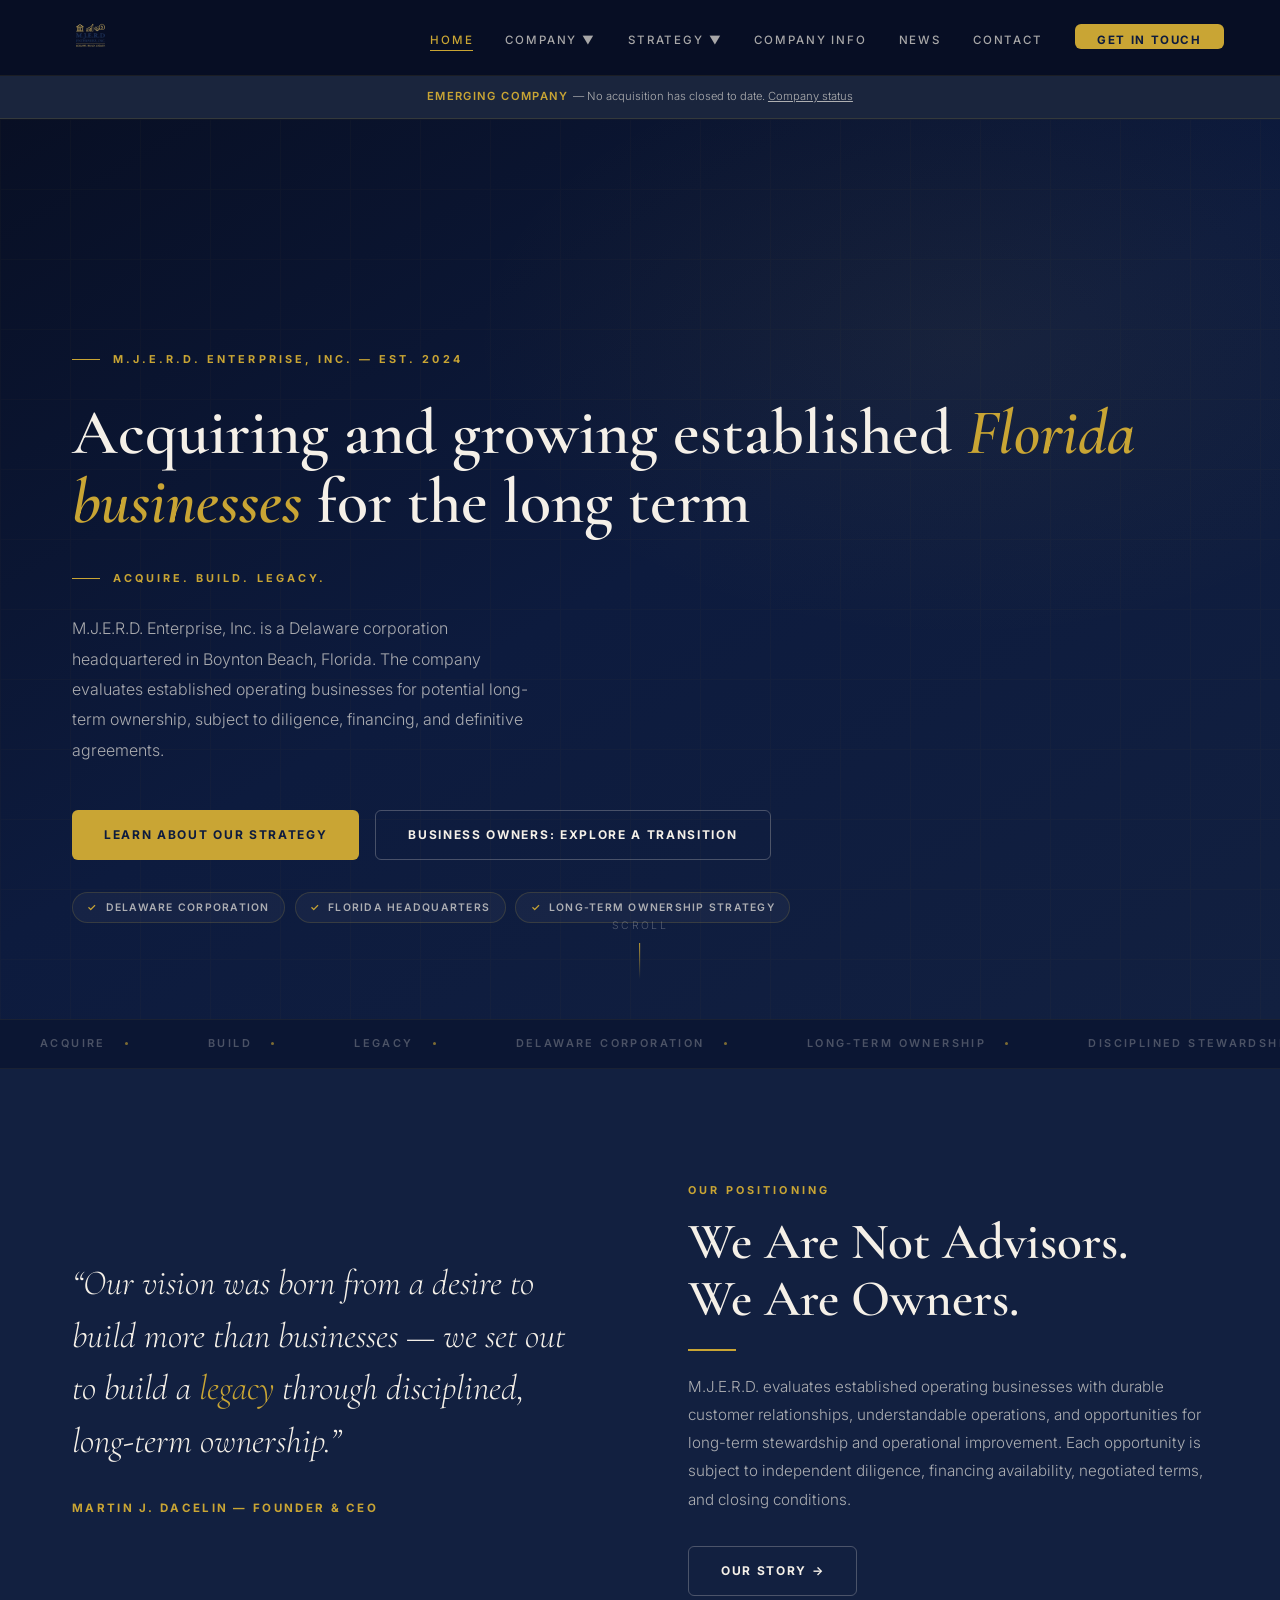
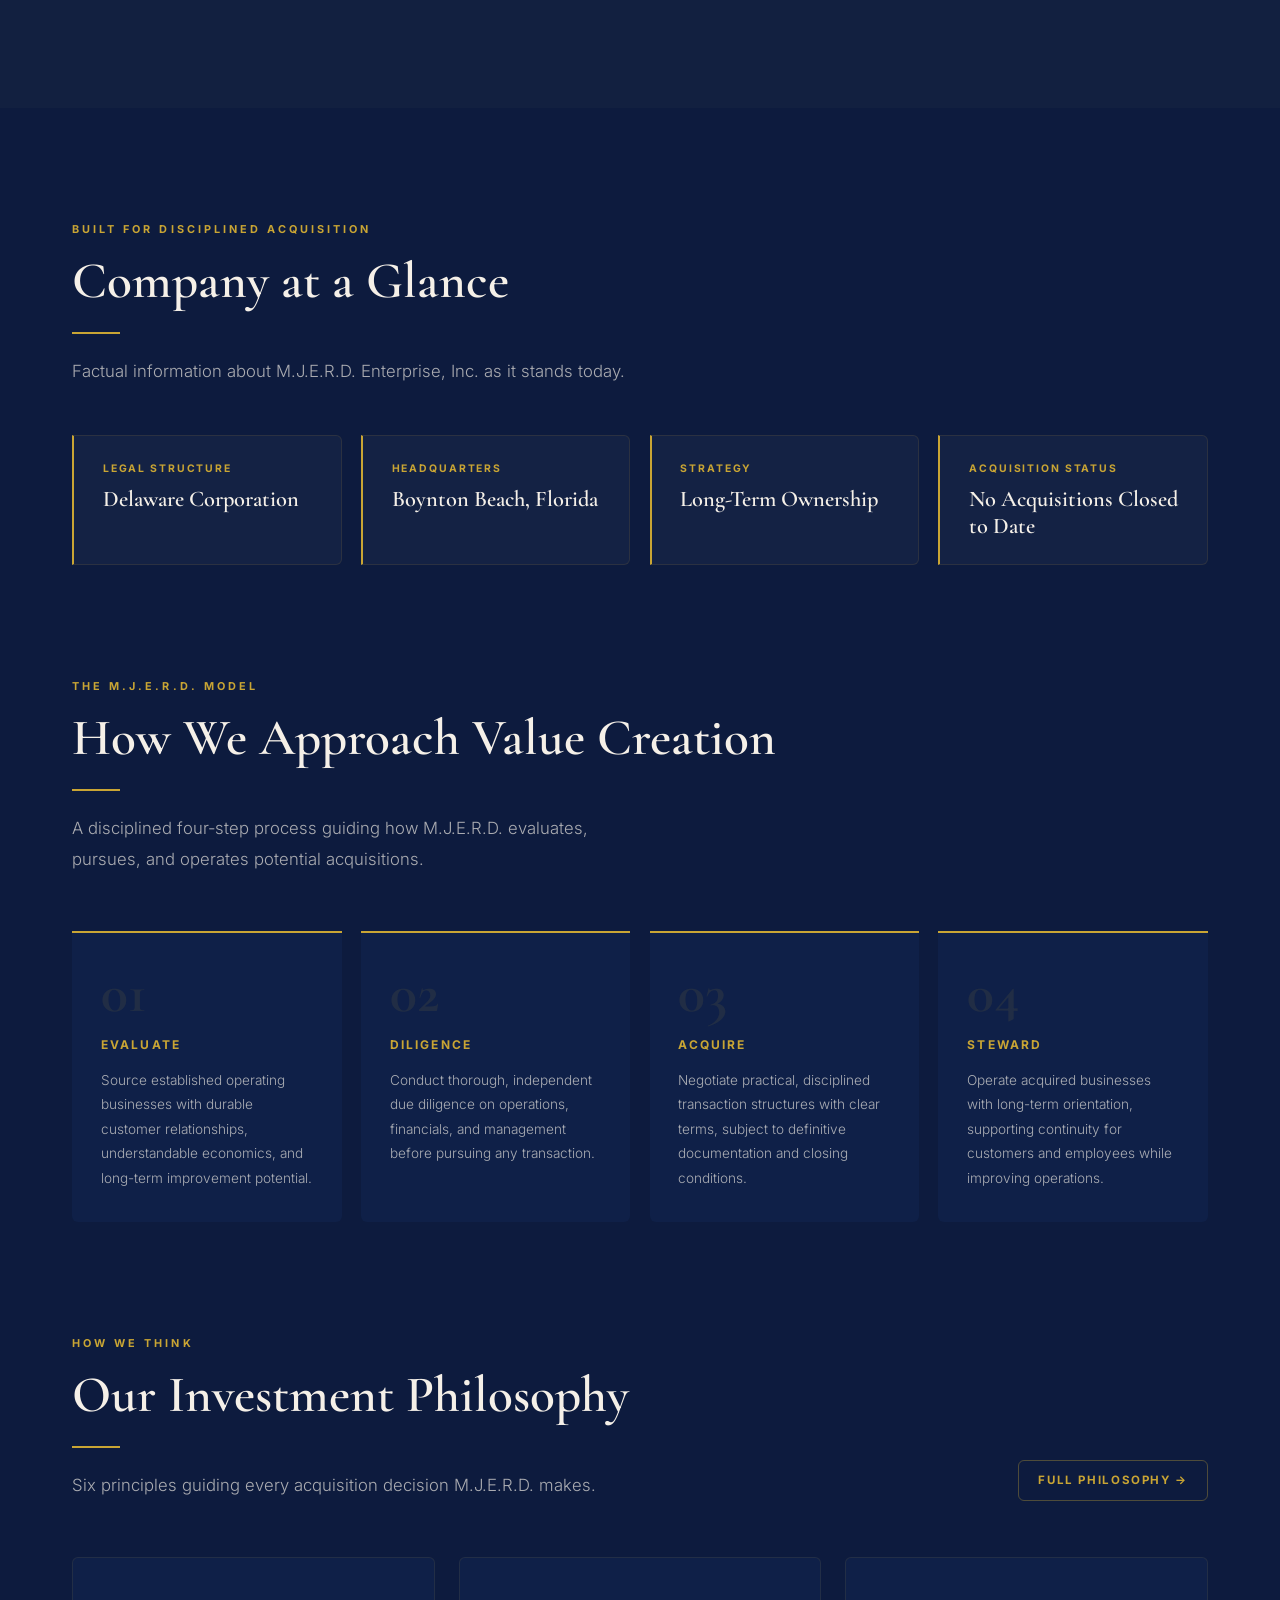
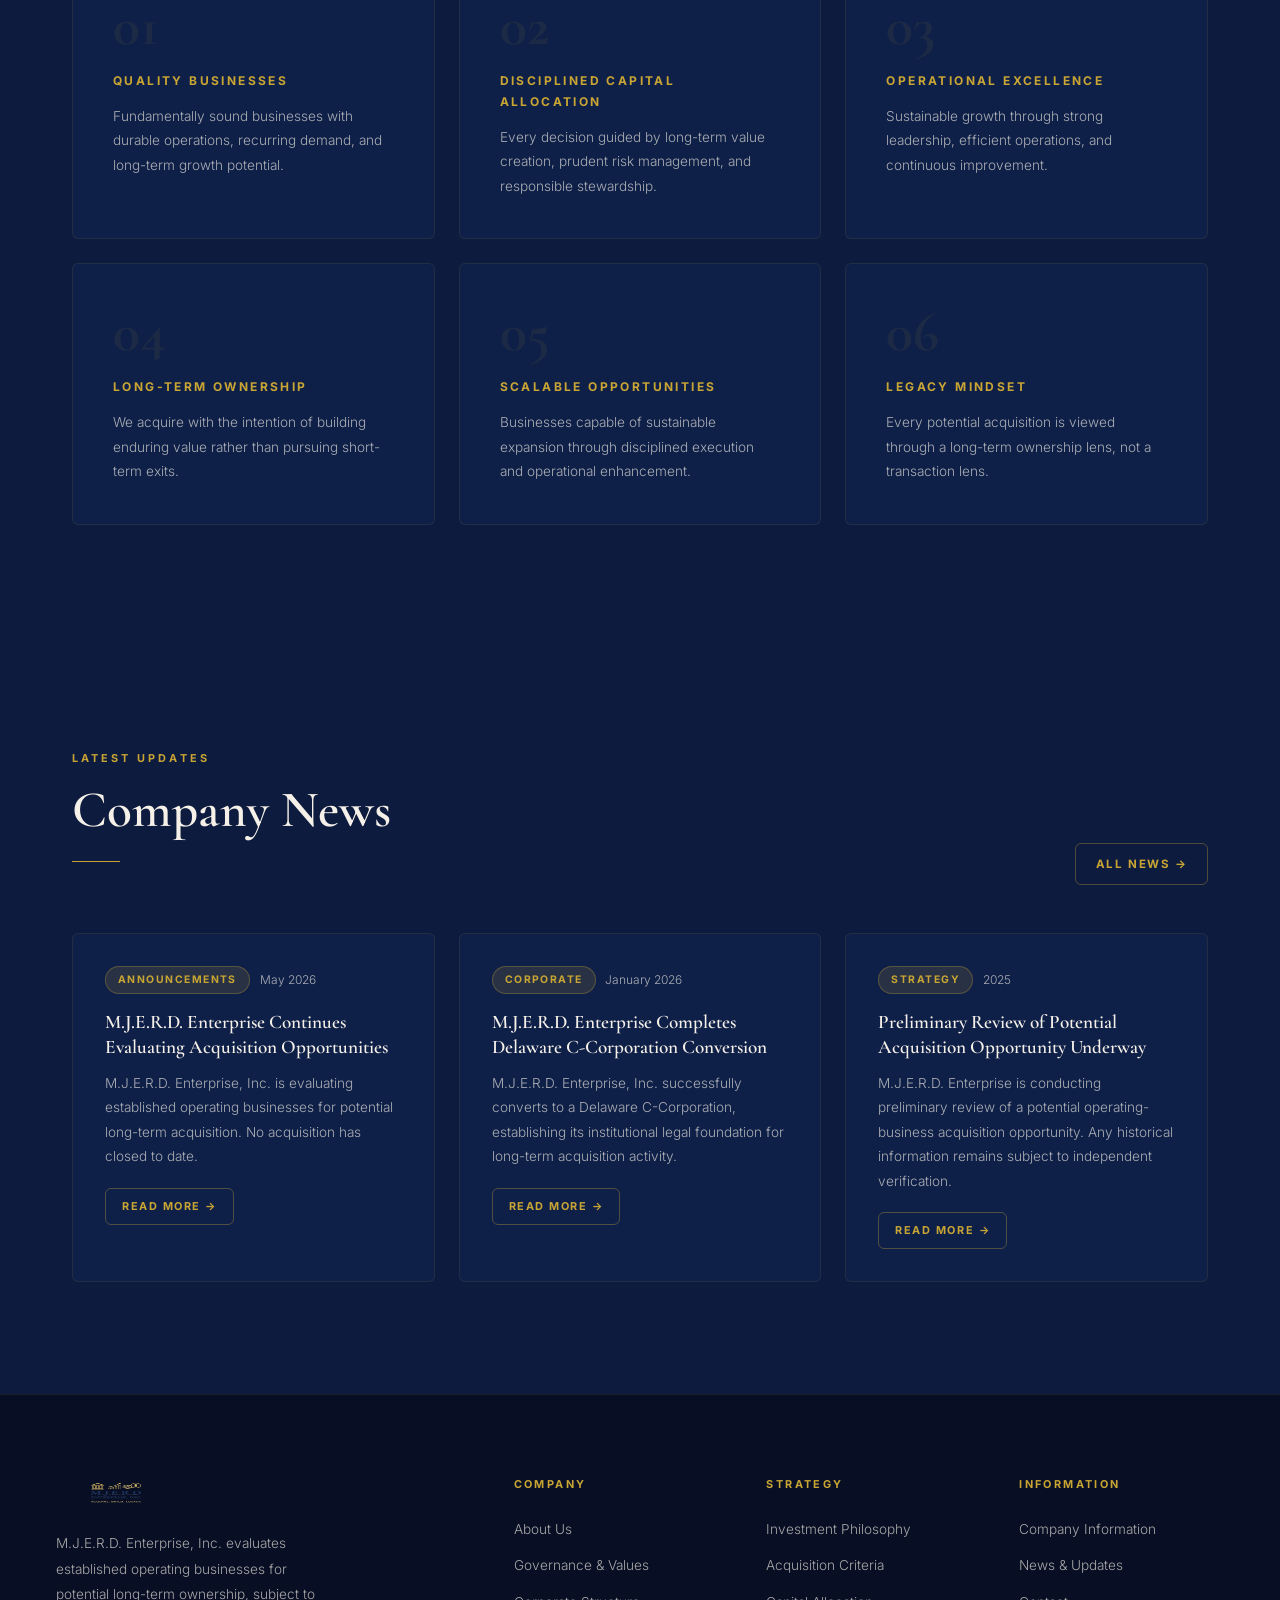
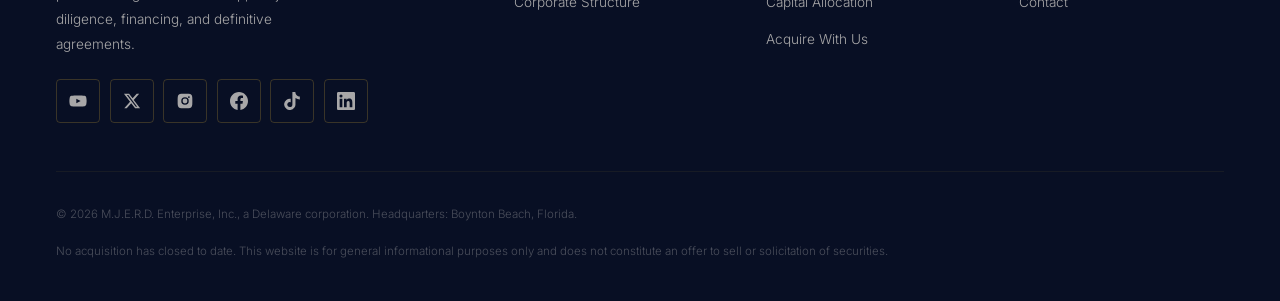
<file: index.html>
<!DOCTYPE html>
<html lang="en">
<head>
<meta charset="UTF-8"/>
<meta name="viewport" content="width=device-width,initial-scale=1.0"/>
<meta name="description" content="M.J.E.R.D. Enterprise, Inc. is a Delaware corporation evaluating established operating businesses for potential long-term ownership. Headquartered in Boynton Beach, Florida."/>
<meta property="og:title" content="M.J.E.R.D. Enterprise, Inc. — Acquire. Build. Legacy."/>
<meta property="og:description" content="M.J.E.R.D. Enterprise, Inc. is a Delaware corporation evaluating established operating businesses for potential long-term ownership. Headquartered in Boynton Beach, Florida."/>
<meta property="og:type" content="website"/>
<meta property="og:url" content="https://mjerdenterprise.com/"/>
<meta property="og:image" content="https://mjerdenterprise.com/logo-white.png"/>
<meta name="twitter:card" content="summary_large_image"/>
<link rel="canonical" href="https://mjerdenterprise.com/"/>
<link rel="preconnect" href="https://fonts.googleapis.com"/>
<link rel="preconnect" href="https://fonts.gstatic.com" crossorigin/>
<link rel="stylesheet" href="style.css"/>
<title>M.J.E.R.D. Enterprise, Inc. — Acquire. Build. Legacy.</title>
<script type="application/ld+json">{"@context":"https://schema.org","@type":"Corporation","name":"M.J.E.R.D. Enterprise, Inc.","legalName":"M.J.E.R.D. Enterprise, Inc.","url":"https://mjerdenterprise.com","logo":"https://mjerdenterprise.com/logo-white.png","description":"M.J.E.R.D. Enterprise, Inc. is a Delaware corporation headquartered in Boynton Beach, Florida. The company evaluates established operating businesses for potential long-term ownership.","address":{"@type":"PostalAddress","addressLocality":"Boynton Beach","addressRegion":"FL","addressCountry":"US"},"foundingDate":"2024","founder":{"@type":"Person","name":"Martin J. Dacelin"},"sameAs":["https://youtube.com/@m.j.e.r.denterpriseinc","https://x.com/mjerdentinc","https://www.instagram.com/m.j.e.r.denterprise","https://www.linkedin.com/in/mjerd-enterprise-inc-9b5b19406"]}</script>
<style>
.hero{min-height:100vh;display:flex;align-items:center;position:relative;overflow:hidden;background:linear-gradient(150deg,var(--navy-deep) 0%,var(--navy) 50%,var(--navy-mid) 100%)}
.hero__bg{position:absolute;inset:0;background:radial-gradient(ellipse 70% 60% at 75% 25%,rgba(201,165,52,.06) 0%,transparent 55%);pointer-events:none}
.hero__grid{position:absolute;inset:0;opacity:.025;background-image:linear-gradient(var(--gold) 1px,transparent 1px),linear-gradient(90deg,var(--gold) 1px,transparent 1px);background-size:70px 70px;pointer-events:none}
.hero__inner{position:relative;z-index:2;max-width:1200px;margin:0 auto;padding:0 2rem;display:grid;grid-template-columns:1.2fr 1fr;gap:5rem;align-items:center;padding-top:calc(var(--nav-h) + 60px)}
.hero__eyebrow{font-size:.68rem;font-weight:700;letter-spacing:.28em;text-transform:uppercase;color:var(--gold);margin-bottom:1.8rem;display:flex;align-items:center;gap:.8rem}
.hero__eyebrow::before{content:'';width:28px;height:1px;background:var(--gold)}
.hero__title{font-family:'Cormorant Garamond',serif;font-size:clamp(4rem,8.5vw,7.5rem);font-weight:600;line-height:.92;color:var(--cream);margin-bottom:2rem}
.hero__title em{font-style:italic;color:var(--gold)}
.hero__sub{font-size:1rem;color:var(--cream-dim);line-height:1.9;max-width:480px;margin-bottom:2.8rem}
.hero__btns{display:flex;gap:1rem;flex-wrap:wrap}
.hero__scroll{position:absolute;bottom:2.5rem;left:50%;transform:translateX(-50%);display:flex;flex-direction:column;align-items:center;gap:.5rem;font-size:.65rem;letter-spacing:.22em;text-transform:uppercase;color:rgba(245,240,232,.3);animation:bob 2.2s ease-in-out infinite}
.hero__scroll::after{content:'';width:1px;height:36px;background:linear-gradient(to bottom,var(--gold),transparent)}
@keyframes bob{0%,100%{transform:translateX(-50%) translateY(0)}50%{transform:translateX(-50%) translateY(-7px)}}
.model-grid{display:grid;grid-template-columns:repeat(4,1fr);gap:1.2rem;margin-top:3.5rem}
.model-card{background:var(--navy-card);border-top:2px solid var(--gold);border-radius:0 0 var(--radius) var(--radius);padding:2rem 1.8rem;transition:transform var(--transition),box-shadow var(--transition)}
.model-card:hover{transform:translateY(-6px);box-shadow:0 20px 50px rgba(0,0,0,.3)}
.model-num{font-family:'Cormorant Garamond',serif;font-size:3.5rem;font-weight:700;color:rgba(201,165,52,.1);line-height:1;margin-bottom:.8rem}
.model-label{font-size:.75rem;font-weight:700;letter-spacing:.18em;text-transform:uppercase;color:var(--gold);margin-bottom:.8rem}
.news-grid{display:grid;grid-template-columns:repeat(3,1fr);gap:1.5rem;margin-top:3rem}
@media(max-width:1024px){.hero__inner{grid-template-columns:1fr;gap:3rem}.fact-grid{grid-template-columns:repeat(2,1fr)}.model-grid{grid-template-columns:repeat(2,1fr)}}
@media(max-width:768px){.news-grid{grid-template-columns:1fr}.model-grid{grid-template-columns:1fr}}
</style>
</head>
<body>
<a href="#main-content" class="skip-nav">Skip to main content</a>
<nav class="nav" aria-label="Main navigation">
  <a href="index.html" aria-label="M.J.E.R.D. Enterprise home"><img src="logo-white.png" alt="M.J.E.R.D. Enterprise, Inc." class="nav__logo" width="140" height="46" loading="eager"/></a>
  <ul class="nav__links" role="list">
    <li><a href="index.html" class='active'>Home</a></li>
    <li class="nav__dropdown"><a href="about.html" aria-haspopup="true" >Company &#9660;</a>
      <ul class="nav__dropdown-menu" role="list"><li><a href="about.html">About Us</a></li><li><a href="about.html#governance">Governance &amp; Values</a></li><li><a href="about.html#structure">Corporate Structure</a></li></ul></li>
    <li class="nav__dropdown"><a href="investment-philosophy.html" aria-haspopup="true" >Strategy &#9660;</a>
      <ul class="nav__dropdown-menu" role="list"><li><a href="investment-philosophy.html">Investment Philosophy</a></li><li><a href="acquisition-criteria.html">Acquisition Criteria</a></li><li><a href="capital-allocation.html">Capital Allocation</a></li><li><a href="acquire-with-us.html">Acquire With Us</a></li></ul></li>
    <li><a href="company-information.html" >Company Info</a></li>
    <li><a href="news.html" >News</a></li>
    <li><a href="contact.html" >Contact</a></li>
    <li><a href="contact.html" class="nav__cta">Get in Touch</a></li>
  </ul>
  <button class="nav__hamburger" aria-label="Open navigation menu" aria-expanded="false"><span></span><span></span><span></span></button>
</nav>
<div class="stage-banner" role="note"><p>Emerging Company <span>&#8212; No acquisition has closed to date. <a href="company-information.html" style="color:inherit;text-decoration:underline">Company status</a></span></p></div>
<main id="main-content">
<section class="hero" aria-label="Hero">
  <div class="hero__bg"></div>
  <div class="hero__grid" aria-hidden="true"></div>
  <div class="hero__inner" style="grid-template-columns:1fr">
    <div>
      <p class="hero__eyebrow">M.J.E.R.D. Enterprise, Inc. &#8212; Est. 2024</p>
      <h1 class="hero__title" style="font-size:clamp(2.4rem,5vw,4.2rem);line-height:1.08">Acquiring and growing established <em>Florida businesses</em> for the long term</h1>
      <p class="hero__eyebrow" style="margin-bottom:1.6rem">Acquire. Build. Legacy.</p>
      <p class="hero__sub">M.J.E.R.D. Enterprise, Inc. is a Delaware corporation headquartered in Boynton Beach, Florida. The company evaluates established operating businesses for potential long-term ownership, subject to diligence, financing, and definitive agreements.</p>
      <div class="hero__btns">
        <a href="investment-philosophy.html" class="btn btn--gold">Learn About Our Strategy</a>
        <a href="acquire-with-us.html" class="btn btn--outline">Business Owners: Explore a Transition</a>
      </div>
      <div class="trust-badges" style="margin-top:2rem">
        <span class="trust-badge"><span>&#10003;</span> Delaware Corporation</span>
        <span class="trust-badge"><span>&#10003;</span> Florida Headquarters</span>
        <span class="trust-badge"><span>&#10003;</span> Long-Term Ownership Strategy</span>
      </div>
    </div>
  </div>
  <div class="hero__scroll" aria-hidden="true">Scroll</div>
</section>

<div class="marquee" aria-hidden="true">
  <div class="marquee__track">
    <span class="marquee__item">Acquire<span class="marquee__dot"></span></span>
    <span class="marquee__item">Build<span class="marquee__dot"></span></span>
    <span class="marquee__item">Legacy<span class="marquee__dot"></span></span>
    <span class="marquee__item">Delaware Corporation<span class="marquee__dot"></span></span>
    <span class="marquee__item">Long-Term Ownership<span class="marquee__dot"></span></span>
    <span class="marquee__item">Disciplined Stewardship<span class="marquee__dot"></span></span>
    <span class="marquee__item">Operational Excellence<span class="marquee__dot"></span></span>
    <span class="marquee__item">Boynton Beach, Florida<span class="marquee__dot"></span></span>
    <span class="marquee__item">Acquire<span class="marquee__dot"></span></span>
    <span class="marquee__item">Build<span class="marquee__dot"></span></span>
    <span class="marquee__item">Legacy<span class="marquee__dot"></span></span>
    <span class="marquee__item">Delaware Corporation<span class="marquee__dot"></span></span>
    <span class="marquee__item">Long-Term Ownership<span class="marquee__dot"></span></span>
    <span class="marquee__item">Disciplined Stewardship<span class="marquee__dot"></span></span>
    <span class="marquee__item">Operational Excellence<span class="marquee__dot"></span></span>
    <span class="marquee__item">Boynton Beach, Florida<span class="marquee__dot"></span></span>
  </div>
</div>

<section class="section" style="background:var(--navy-mid)">
  <div class="container" style="display:grid;grid-template-columns:1fr 1fr;gap:6rem;align-items:center">
    <div class="fade-up">
      <blockquote style="font-family:Cormorant Garamond,serif;font-size:clamp(1.5rem,3vw,2.2rem);font-style:italic;color:var(--cream);line-height:1.5;margin-bottom:1.5rem">
        &#8220;Our vision was born from a desire to build more than businesses &#8212; we set out to build a <span style="color:var(--gold)">legacy</span> through disciplined, long-term ownership.&#8221;
      </blockquote>
      <cite style="font-style:normal;font-size:.72rem;font-weight:700;letter-spacing:.2em;text-transform:uppercase;color:var(--gold)">Martin J. Dacelin &#8212; Founder &amp; CEO</cite>
    </div>
    <div class="fade-up d1">
      <span class="label">Our Positioning</span>
      <h2 class="h2" style="margin-bottom:1.2rem">We Are Not Advisors.<br>We Are Owners.</h2>
      <div class="gold-rule"></div>
      <p class="body-md" style="margin-bottom:2rem">M.J.E.R.D. evaluates established operating businesses with durable customer relationships, understandable operations, and opportunities for long-term stewardship and operational improvement. Each opportunity is subject to independent diligence, financing availability, negotiated terms, and closing conditions.</p>
      <a href="about.html" class="btn btn--outline">Our Story &#8594;</a>
    </div>
  </div>
</section>

<section class="section">
  <div class="container">
    <div class="fade-up">
      <span class="label">Built for Disciplined Acquisition</span>
      <h2 class="h2">Company at a Glance</h2>
      <div class="gold-rule"></div>
      <p class="body-lg" style="max-width:560px">Factual information about M.J.E.R.D. Enterprise, Inc. as it stands today.</p>
    </div>
    <div class="fact-grid" style="margin-top:3rem">
      <div class="fact-card fade-up d1"><div class="fact-card__label">Legal Structure</div><div class="fact-card__value">Delaware Corporation</div></div>
      <div class="fact-card fade-up d2"><div class="fact-card__label">Headquarters</div><div class="fact-card__value">Boynton Beach, Florida</div></div>
      <div class="fact-card fade-up d3"><div class="fact-card__label">Strategy</div><div class="fact-card__value">Long-Term Ownership</div></div>
      <div class="fact-card fade-up d4"><div class="fact-card__label">Acquisition Status</div><div class="fact-card__value">No Acquisitions Closed to Date</div></div>
    </div>
  </div>
</section>

<section class="section" style="padding-top:0">
  <div class="container">
    <div class="fade-up">
      <span class="label">The M.J.E.R.D. Model</span>
      <h2 class="h2">How We Approach Value Creation</h2>
      <div class="gold-rule"></div>
      <p class="body-lg" style="max-width:560px">A disciplined four-step process guiding how M.J.E.R.D. evaluates, pursues, and operates potential acquisitions.</p>
    </div>
    <div class="model-grid">
      <div class="model-card fade-up d1"><div class="model-num" aria-hidden="true">01</div><div class="model-label">Evaluate</div><p class="body-sm">Source established operating businesses with durable customer relationships, understandable economics, and long-term improvement potential.</p></div>
      <div class="model-card fade-up d2"><div class="model-num" aria-hidden="true">02</div><div class="model-label">Diligence</div><p class="body-sm">Conduct thorough, independent due diligence on operations, financials, and management before pursuing any transaction.</p></div>
      <div class="model-card fade-up d3"><div class="model-num" aria-hidden="true">03</div><div class="model-label">Acquire</div><p class="body-sm">Negotiate practical, disciplined transaction structures with clear terms, subject to definitive documentation and closing conditions.</p></div>
      <div class="model-card fade-up d4"><div class="model-num" aria-hidden="true">04</div><div class="model-label">Steward</div><p class="body-sm">Operate acquired businesses with long-term orientation, supporting continuity for customers and employees while improving operations.</p></div>
    </div>
  </div>
</section>

<section class="section" style="padding-top:0">
  <div class="container">
    <div class="fade-up" style="display:flex;justify-content:space-between;align-items:flex-end;flex-wrap:wrap;gap:1rem">
      <div>
        <span class="label">How We Think</span>
        <h2 class="h2">Our Investment Philosophy</h2>
        <div class="gold-rule"></div>
        <p class="body-lg" style="max-width:540px">Six principles guiding every acquisition decision M.J.E.R.D. makes.</p>
      </div>
      <a href="investment-philosophy.html" class="btn btn--ghost" style="font-size:.72rem;padding:.6rem 1.2rem">Full Philosophy &#8594;</a>
    </div>
    <div class="philosophy-grid" style="margin-top:3.5rem">
      <div class="philosophy-card fade-up d1"><div class="philosophy-num" aria-hidden="true">01</div><div class="philosophy-title">Quality Businesses</div><p class="body-sm">Fundamentally sound businesses with durable operations, recurring demand, and long-term growth potential.</p></div>
      <div class="philosophy-card fade-up d2"><div class="philosophy-num" aria-hidden="true">02</div><div class="philosophy-title">Disciplined Capital Allocation</div><p class="body-sm">Every decision guided by long-term value creation, prudent risk management, and responsible stewardship.</p></div>
      <div class="philosophy-card fade-up d3"><div class="philosophy-num" aria-hidden="true">03</div><div class="philosophy-title">Operational Excellence</div><p class="body-sm">Sustainable growth through strong leadership, efficient operations, and continuous improvement.</p></div>
      <div class="philosophy-card fade-up d4"><div class="philosophy-num" aria-hidden="true">04</div><div class="philosophy-title">Long-Term Ownership</div><p class="body-sm">We acquire with the intention of building enduring value rather than pursuing short-term exits.</p></div>
      <div class="philosophy-card fade-up d5"><div class="philosophy-num" aria-hidden="true">05</div><div class="philosophy-title">Scalable Opportunities</div><p class="body-sm">Businesses capable of sustainable expansion through disciplined execution and operational enhancement.</p></div>
      <div class="philosophy-card fade-up d6"><div class="philosophy-num" aria-hidden="true">06</div><div class="philosophy-title">Legacy Mindset</div><p class="body-sm">Every potential acquisition is viewed through a long-term ownership lens, not a transaction lens.</p></div>
    </div>
  </div>
</section>

<section class="section" aria-labelledby="news-heading">
  <div class="container">
    <div style="display:flex;justify-content:space-between;align-items:flex-end;flex-wrap:wrap;gap:1rem" class="fade-up">
      <div><span class="label">Latest Updates</span><h2 class="h2" id="news-heading">Company News</h2><div class="gold-rule"></div></div>
      <a href="news.html" class="btn btn--ghost" style="font-size:.72rem;padding:.6rem 1.2rem">All News &#8594;</a>
    </div>
    <div class="news-grid" id="news-preview" aria-label="Recent news"></div>
  </div>
</section>
</main>
<footer class="footer" role="contentinfo">
  <div class="footer__grid">
    <div class="footer__brand">
      <img src="logo-white.png" alt="M.J.E.R.D. Enterprise, Inc." width="120" height="40" loading="lazy"/>
      <p>M.J.E.R.D. Enterprise, Inc. evaluates established operating businesses for potential long-term ownership, subject to diligence, financing, and definitive agreements.</p>
      <div class="footer__social" aria-label="Social media links"><a href="https://youtube.com/@m.j.e.r.denterpriseinc" target="_blank" rel="noopener noreferrer" class="social-btn" aria-label="M.J.E.R.D. on YouTube (opens in new tab)"><svg width="18" height="18" viewBox="0 0 24 24" fill="currentColor" aria-hidden="true" focusable="false"><path d="M23 7.2a3 3 0 0 0-2.1-2.1C19 4.6 12 4.6 12 4.6s-7 0-8.9.5A3 3 0 0 0 1 7.2 31 31 0 0 0 .5 12a31 31 0 0 0 .5 4.8 3 3 0 0 0 2.1 2.1c1.9.5 8.9.5 8.9.5s7 0 8.9-.5a3 3 0 0 0 2.1-2.1 31 31 0 0 0 .5-4.8 31 31 0 0 0-.5-4.8zM9.75 15.02V8.98L15.5 12l-5.75 3.02z"/></svg></a>
        <a href="https://x.com/mjerdentinc" target="_blank" rel="noopener noreferrer" class="social-btn" aria-label="M.J.E.R.D. on X (opens in new tab)"><svg width="18" height="18" viewBox="0 0 24 24" fill="currentColor" aria-hidden="true" focusable="false"><path d="M18.24 2.25h3.31l-7.23 8.26 8.5 11.24h-6.66l-5.21-6.82-5.97 6.82H1.67l7.73-8.84L1.25 2.25h6.83l4.71 6.23 5.45-6.23zm-1.16 17.52h1.83L7.08 4.13H5.12l11.96 15.64z"/></svg></a>
        <a href="https://www.instagram.com/m.j.e.r.denterprise" target="_blank" rel="noopener noreferrer" class="social-btn" aria-label="M.J.E.R.D. on Instagram (opens in new tab)"><svg width="18" height="18" viewBox="0 0 24 24" fill="currentColor" aria-hidden="true" focusable="false"><path d="M12 2.2c3.2 0 3.6 0 4.8.1 3.3.1 4.8 1.7 4.9 4.9.1 1.3.1 1.6.1 4.8s0 3.6-.1 4.8c-.1 3.2-1.7 4.8-4.9 4.9-1.3.1-1.6.1-4.8.1s-3.6 0-4.8-.1c-3.3-.1-4.8-1.7-4.9-4.9C2.2 15.6 2.2 15.2 2.2 12s0-3.6.1-4.8C2.4 3.9 4 2.4 7.2 2.3 8.4 2.2 8.8 2.2 12 2.2zM12 7a5 5 0 1 0 0 10 5 5 0 0 0 0-10zm0 8.2a3.2 3.2 0 1 1 0-6.4 3.2 3.2 0 0 1 0 6.4zm5.2-9.6a1.2 1.2 0 1 0 0 2.4 1.2 1.2 0 0 0 0-2.4z"/></svg></a>
        <a href="https://www.facebook.com/share/17XXBZwZ75/" target="_blank" rel="noopener noreferrer" class="social-btn" aria-label="M.J.E.R.D. on Facebook (opens in new tab)"><svg width="18" height="18" viewBox="0 0 24 24" fill="currentColor" aria-hidden="true" focusable="false"><path d="M24 12.07C24 5.4 18.63 0 12 0S0 5.4 0 12.07C0 18.1 4.39 23.1 10.13 24v-8.44H7.08v-3.49h3.04V9.41c0-3.02 1.8-4.7 4.54-4.7 1.31 0 2.68.24 2.68.24v2.97h-1.5c-1.5 0-1.96.93-1.96 1.89v2.26h3.33l-.53 3.49h-2.8V24C19.62 23.1 24 18.1 24 12.07z"/></svg></a>
        <a href="https://www.tiktok.com/@mjerdenterpriseinc" target="_blank" rel="noopener noreferrer" class="social-btn" aria-label="M.J.E.R.D. on TikTok (opens in new tab)"><svg width="18" height="18" viewBox="0 0 24 24" fill="currentColor" aria-hidden="true" focusable="false"><path d="M12.53.02C13.84 0 15.14.01 16.44 0c.08 1.53.63 3.09 1.75 4.17 1.12 1.11 2.7 1.62 4.24 1.79v4.03a10.7 10.7 0 0 1-5.79-1.86c-.02 2.92 0 5.84-.03 8.75a7.6 7.6 0 0 1-1.35 3.95 7.46 7.46 0 0 1-5.92 3.2 7.3 7.3 0 0 1-4.1-1.03 7.56 7.56 0 0 1-3.66-5.73c-.02-.5-.03-1-.01-1.49a7.53 7.53 0 0 1 8.73-6.68c.02 1.48-.04 2.96-.04 4.44a3.43 3.43 0 0 0-4.38 2.12c-.21.51-.15 1.07-.14 1.61a3.42 3.42 0 0 0 3.52 2.88 3.37 3.37 0 0 0 2.78-1.62c.19-.33.4-.67.41-1.06.1-1.79.06-3.57.07-5.36.01-4.03-.01-8.05.02-12.07z"/></svg></a>
        <a href="https://www.linkedin.com/in/mjerd-enterprise-inc-9b5b19406" target="_blank" rel="noopener noreferrer" class="social-btn" aria-label="M.J.E.R.D. on LinkedIn (opens in new tab)"><svg width="18" height="18" viewBox="0 0 24 24" fill="currentColor" aria-hidden="true" focusable="false"><path d="M20.45 20.45h-3.56v-5.57c0-1.33-.02-3.04-1.85-3.04-1.85 0-2.14 1.45-2.14 2.94v5.67H9.35V9h3.41v1.56h.05a3.74 3.74 0 0 1 3.37-1.85c3.6 0 4.27 2.37 4.27 5.46v6.28zM5.34 7.43a2.06 2.06 0 1 1 0-4.13 2.06 2.06 0 0 1 0 4.13zM7.12 20.45H3.56V9h3.56v11.45zM22.22 0H1.77C.79 0 0 .77 0 1.73v20.54C0 23.23.79 24 1.77 24h20.45c.98 0 1.78-.77 1.78-1.73V1.73C24 .77 23.2 0 22.22 0z"/></svg></a></div>
    </div>
    <div class="footer__col"><h4>Company</h4><ul role="list"><li><a href="about.html">About Us</a></li><li><a href="about.html#governance">Governance &amp; Values</a></li><li><a href="about.html#structure">Corporate Structure</a></li></ul></div>
    <div class="footer__col"><h4>Strategy</h4><ul role="list"><li><a href="investment-philosophy.html">Investment Philosophy</a></li><li><a href="acquisition-criteria.html">Acquisition Criteria</a></li><li><a href="capital-allocation.html">Capital Allocation</a></li><li><a href="acquire-with-us.html">Acquire With Us</a></li></ul></div>
    <div class="footer__col"><h4>Information</h4><ul role="list"><li><a href="company-information.html">Company Information</a></li><li><a href="news.html">News &amp; Updates</a></li><li><a href="contact.html">Contact</a></li></ul></div>
  </div>
  <div class="footer__bottom">
    <p>&#169; 2026 M.J.E.R.D. Enterprise, Inc., a Delaware corporation. Headquarters: Boynton Beach, Florida.</p>
    <p>No acquisition has closed to date. This website is for general informational purposes only and does not constitute an offer to sell or solicitation of securities.</p>
  </div>
</footer>
<script src="main.js" defer></script>
</body>
</html>
</file>
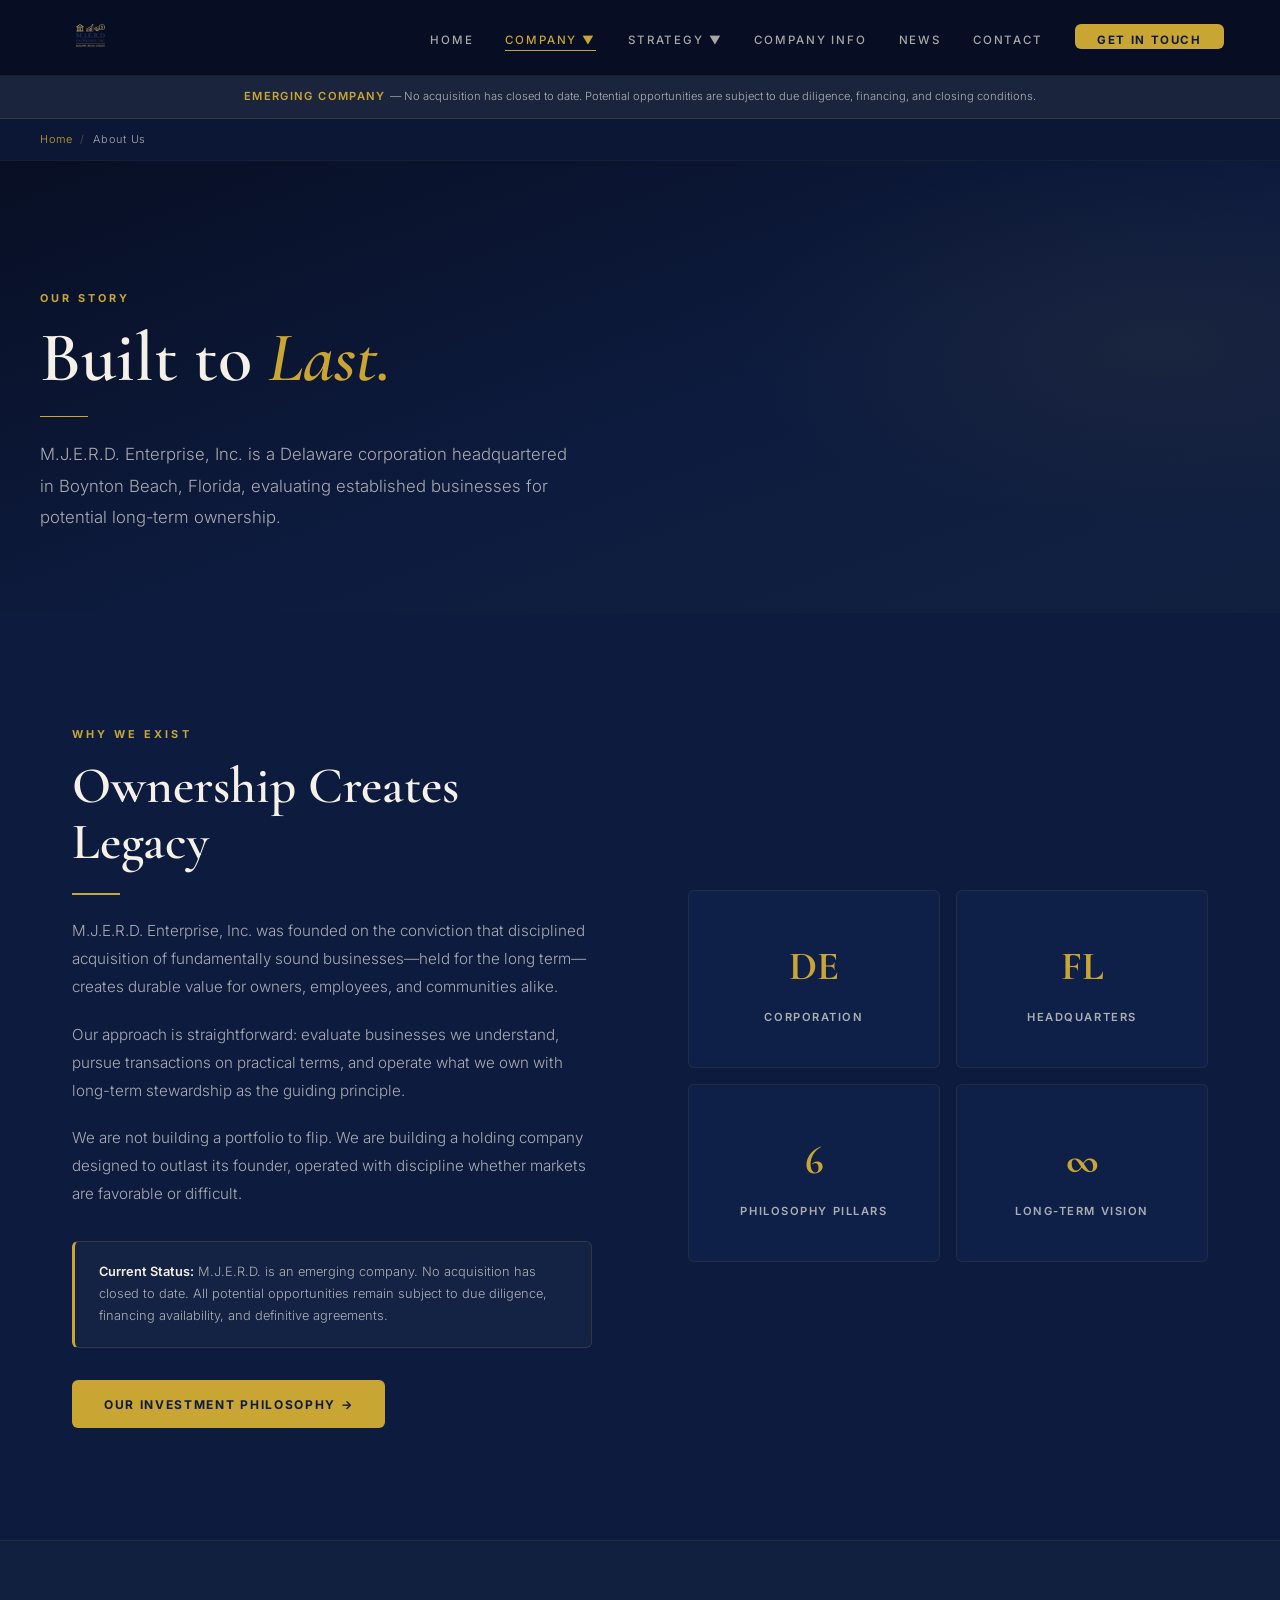
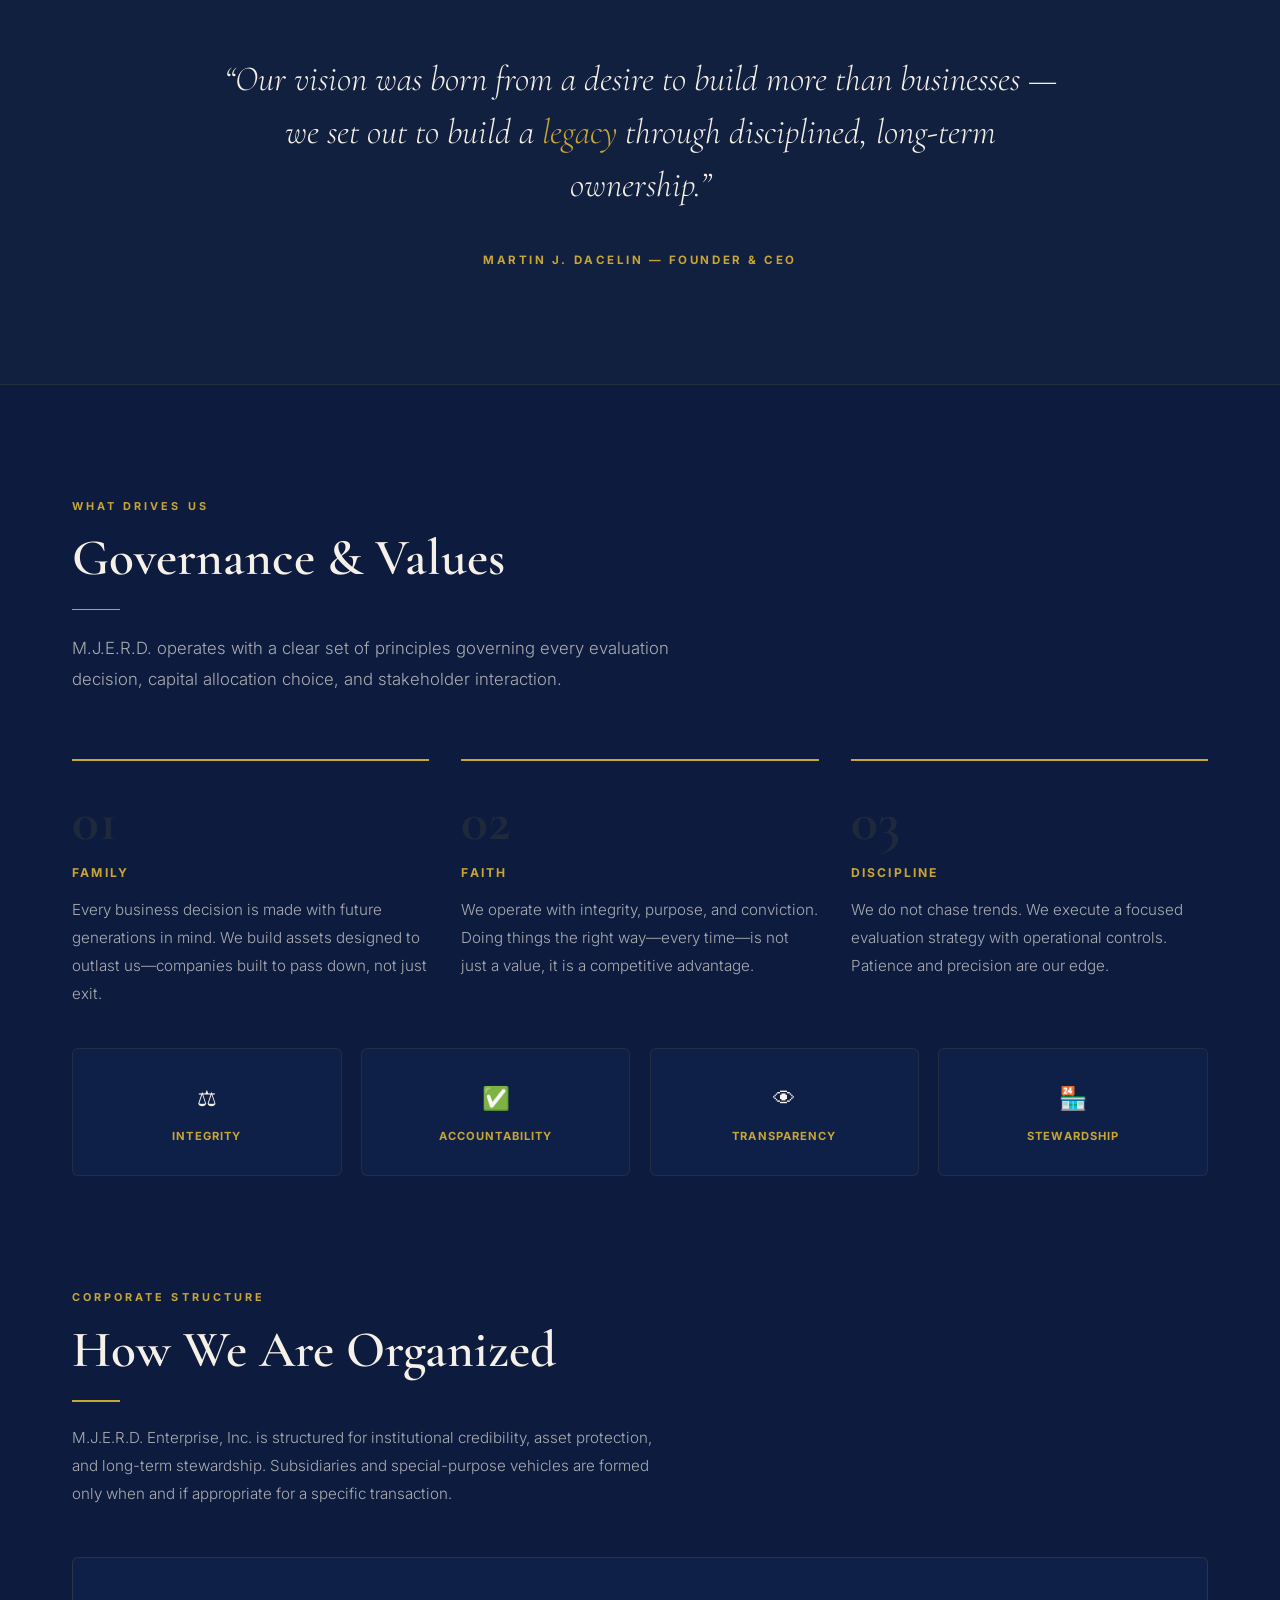
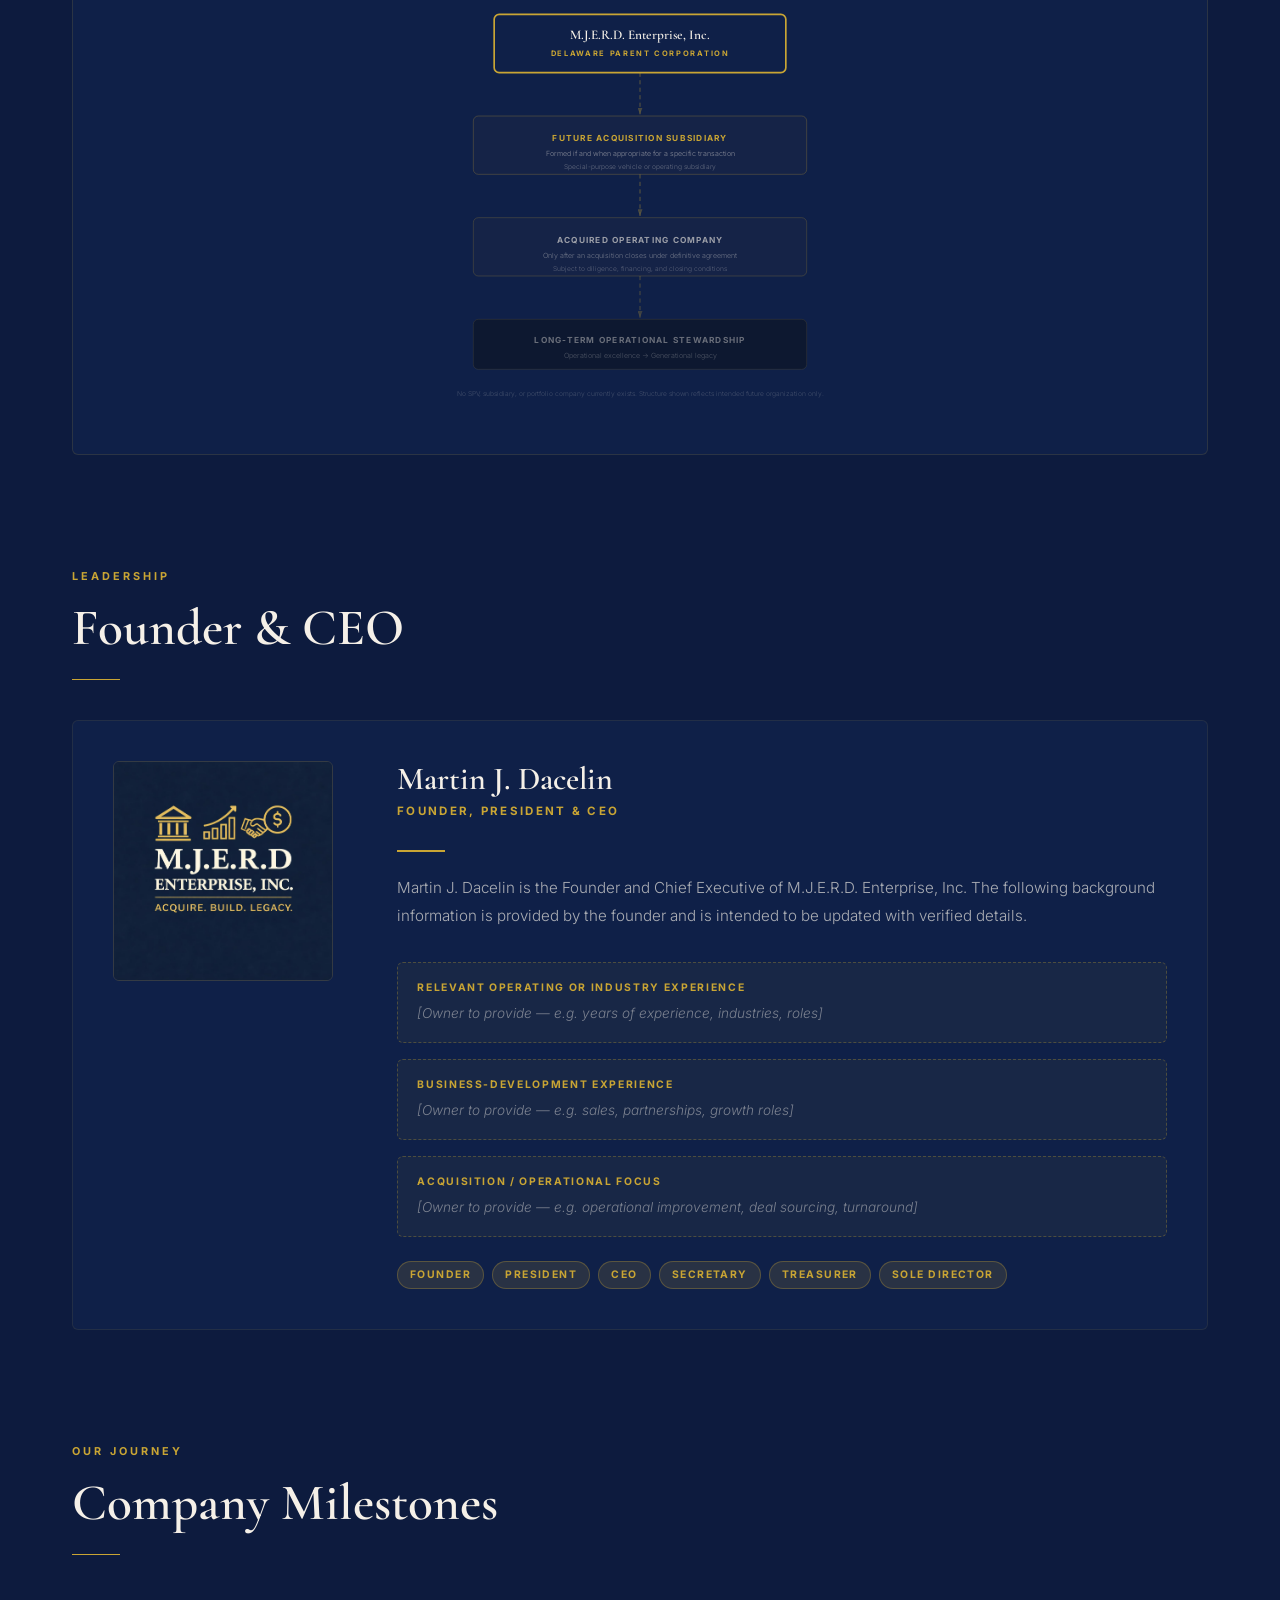
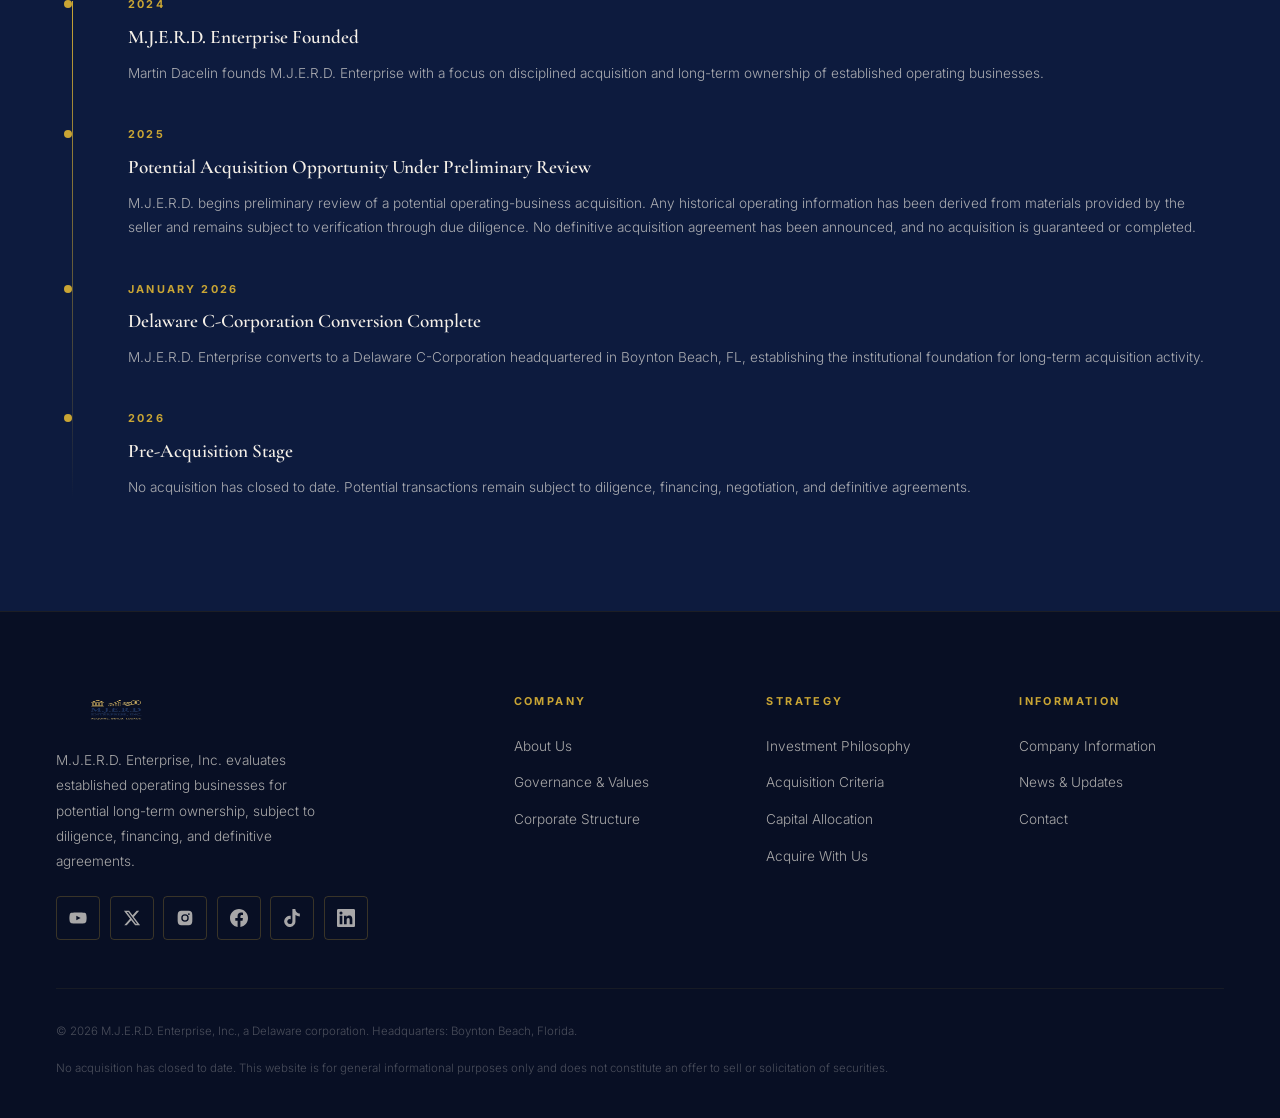
<file: about.html>
<!DOCTYPE html>
<html lang="en">
<head>
<meta charset="UTF-8"/>
<meta name="viewport" content="width=device-width,initial-scale=1.0"/>
<meta name="description" content="Learn about M.J.E.R.D. Enterprise, Inc., a Delaware corporation evaluating established businesses for long-term ownership. Based in Boynton Beach, Florida."/>
<meta property="og:title" content="About — M.J.E.R.D. Enterprise, Inc."/>
<meta property="og:description" content="Learn about M.J.E.R.D. Enterprise, Inc., a Delaware corporation evaluating established businesses for long-term ownership. Based in Boynton Beach, Florida."/>
<meta property="og:type" content="website"/>
<meta property="og:url" content="https://mjerdenterprise.com/about.html"/>
<meta property="og:image" content="https://mjerdenterprise.com/logo-white.png"/>
<meta name="twitter:card" content="summary_large_image"/>
<link rel="canonical" href="https://mjerdenterprise.com/about.html"/>
<link rel="preconnect" href="https://fonts.googleapis.com"/>
<link rel="preconnect" href="https://fonts.gstatic.com" crossorigin/>
<link rel="stylesheet" href="style.css"/>
<title>About — M.J.E.R.D. Enterprise, Inc.</title>
<script type="application/ld+json">{"@context":"https://schema.org","@type":"Corporation","name":"M.J.E.R.D. Enterprise, Inc.","legalName":"M.J.E.R.D. Enterprise, Inc.","url":"https://mjerdenterprise.com","logo":"https://mjerdenterprise.com/logo-white.png","description":"M.J.E.R.D. Enterprise, Inc. is a Delaware corporation evaluating established operating businesses for potential long-term ownership.","address":{"@type":"PostalAddress","addressLocality":"Boynton Beach","addressRegion":"FL","addressCountry":"US"},"foundingDate":"2024","founder":{"@type":"Person","name":"Martin J. Dacelin"}}</script>
<style>
.term-row{display:flex;justify-content:space-between;align-items:center;padding:1rem 0;border-bottom:1px solid rgba(201,165,52,.07)}
.term-row:last-child{border-bottom:none}
@media(max-width:768px){.two-col{grid-template-columns:1fr!important;gap:2.5rem!important}}
</style>
</head>
<body>
<a href="#main-content" class="skip-nav">Skip to main content</a>
<nav class="nav" aria-label="Main navigation">
  <a href="index.html" aria-label="M.J.E.R.D. Enterprise home"><img src="logo-white.png" alt="M.J.E.R.D. Enterprise, Inc." class="nav__logo" width="140" height="46" loading="eager"/></a>
  <ul class="nav__links" role="list">
    <li><a href="index.html" >Home</a></li>
    <li class="nav__dropdown"><a href="about.html" aria-haspopup="true" class='active'>Company &#9660;</a>
      <ul class="nav__dropdown-menu" role="list"><li><a href="about.html">About Us</a></li><li><a href="about.html#governance">Governance &amp; Values</a></li><li><a href="about.html#structure">Corporate Structure</a></li></ul></li>
    <li class="nav__dropdown"><a href="investment-philosophy.html" aria-haspopup="true" >Strategy &#9660;</a>
      <ul class="nav__dropdown-menu" role="list"><li><a href="investment-philosophy.html">Investment Philosophy</a></li><li><a href="acquisition-criteria.html">Acquisition Criteria</a></li><li><a href="capital-allocation.html">Capital Allocation</a></li><li><a href="acquire-with-us.html">Acquire With Us</a></li></ul></li>
    <li><a href="company-information.html" >Company Info</a></li>
    <li><a href="news.html" >News</a></li>
    <li><a href="contact.html" >Contact</a></li>
    <li><a href="contact.html" class="nav__cta">Get in Touch</a></li>
  </ul>
  <button class="nav__hamburger" aria-label="Open navigation menu" aria-expanded="false"><span></span><span></span><span></span></button>
</nav>
<div class="stage-banner" role="note"><p>Emerging Company <span>&#8212; No acquisition has closed to date. Potential opportunities are subject to due diligence, financing, and closing conditions.</span></p></div>
<nav class="breadcrumb" aria-label="Breadcrumb"><div class="breadcrumb__inner"><a href="index.html">Home</a><span class='breadcrumb__sep'>/</span><span>About Us</span></div></nav>
<main id="main-content">
<div class="page-hero">
  <div class="page-hero__inner">
    <span class="label">Our Story</span>
    <h1 class="h1" style="margin-bottom:1rem">Built to <span class="gold-text" style="font-style:italic">Last.</span></h1>
    <div class="gold-rule"></div>
    <p class="body-lg" style="max-width:540px">M.J.E.R.D. Enterprise, Inc. is a Delaware corporation headquartered in Boynton Beach, Florida, evaluating established businesses for potential long-term ownership.</p>
  </div>
</div>

<section class="section">
  <div class="container two-col" style="display:grid;grid-template-columns:1fr 1fr;gap:6rem;align-items:center">
    <div class="fade-up">
      <span class="label">Why We Exist</span>
      <h2 class="h2" style="margin-bottom:1.2rem">Ownership Creates Legacy</h2>
      <div class="gold-rule"></div>
      <p class="body-md" style="margin-bottom:1.2rem">M.J.E.R.D. Enterprise, Inc. was founded on the conviction that disciplined acquisition of fundamentally sound businesses&#8212;held for the long term&#8212;creates durable value for owners, employees, and communities alike.</p>
      <p class="body-md" style="margin-bottom:1.2rem">Our approach is straightforward: evaluate businesses we understand, pursue transactions on practical terms, and operate what we own with long-term stewardship as the guiding principle.</p>
      <p class="body-md" style="margin-bottom:2rem">We are not building a portfolio to flip. We are building a holding company designed to outlast its founder, operated with discipline whether markets are favorable or difficult.</p>
      <div class="risk-notice"><p><strong>Current Status:</strong> M.J.E.R.D. is an emerging company. No acquisition has closed to date. All potential opportunities remain subject to due diligence, financing availability, and definitive agreements.</p></div>
      <a href="investment-philosophy.html" class="btn btn--gold">Our Investment Philosophy &#8594;</a>
    </div>
    <div class="fade-up d1">
      <div style="display:grid;grid-template-columns:1fr 1fr;gap:1rem">
        <div class="card" style="text-align:center"><div style="font-family:Cormorant Garamond,serif;font-size:2.5rem;font-weight:700;color:var(--gold)">DE</div><div class="stat-label" style="font-size:.7rem;font-weight:600;letter-spacing:.14em;text-transform:uppercase;color:var(--cream-dim);margin-top:.4rem">Corporation</div></div>
        <div class="card" style="text-align:center"><div style="font-family:Cormorant Garamond,serif;font-size:2.5rem;font-weight:700;color:var(--gold)">FL</div><div class="stat-label" style="font-size:.7rem;font-weight:600;letter-spacing:.14em;text-transform:uppercase;color:var(--cream-dim);margin-top:.4rem">Headquarters</div></div>
        <div class="card" style="text-align:center"><div style="font-family:Cormorant Garamond,serif;font-size:2.5rem;font-weight:700;color:var(--gold)">6</div><div class="stat-label" style="font-size:.7rem;font-weight:600;letter-spacing:.14em;text-transform:uppercase;color:var(--cream-dim);margin-top:.4rem">Philosophy Pillars</div></div>
        <div class="card" style="text-align:center"><div style="font-family:Cormorant Garamond,serif;font-size:2.5rem;font-weight:700;color:var(--gold)">&#8734;</div><div class="stat-label" style="font-size:.7rem;font-weight:600;letter-spacing:.14em;text-transform:uppercase;color:var(--cream-dim);margin-top:.4rem">Long-Term Vision</div></div>
      </div>
    </div>
  </div>
</section>

<div style="background:var(--navy-mid);border-top:1px solid rgba(201,165,52,.1);border-bottom:1px solid rgba(201,165,52,.1);padding:7rem 2rem">
  <div class="container fade-up" style="text-align:center;max-width:900px;margin:0 auto">
    <blockquote style="font-family:Cormorant Garamond,serif;font-size:clamp(1.5rem,3vw,2.2rem);font-style:italic;color:var(--cream);line-height:1.5;margin-bottom:2rem">
      &#8220;Our vision was born from a desire to build more than businesses &#8212; we set out to build a <span style="color:var(--gold)">legacy</span> through disciplined, long-term ownership.&#8221;
    </blockquote>
    <cite style="font-style:normal;font-size:.72rem;font-weight:700;letter-spacing:.22em;text-transform:uppercase;color:var(--gold)">Martin J. Dacelin &#8212; Founder &amp; CEO</cite>
  </div>
</div>

<section class="section" id="governance">
  <div class="container fade-up">
    <span class="label">What Drives Us</span>
    <h2 class="h2" style="margin-bottom:.5rem">Governance &amp; Values</h2>
    <div class="gold-rule"></div>
    <p class="body-lg" style="max-width:620px;margin-bottom:4rem">M.J.E.R.D. operates with a clear set of principles governing every evaluation decision, capital allocation choice, and stakeholder interaction.</p>
    <div style="display:grid;grid-template-columns:repeat(3,1fr);gap:2rem;margin-bottom:2.5rem">
      <div style="border-top:2px solid var(--gold);padding-top:2rem" class="fade-up d1">
        <div style="font-family:Cormorant Garamond,serif;font-size:3.5rem;font-weight:700;color:rgba(201,165,52,.1);line-height:1;margin-bottom:.8rem">01</div>
        <div style="font-size:.76rem;font-weight:700;letter-spacing:.18em;text-transform:uppercase;color:var(--gold);margin-bottom:.8rem">Family</div>
        <p class="body-md">Every business decision is made with future generations in mind. We build assets designed to outlast us&#8212;companies built to pass down, not just exit.</p>
      </div>
      <div style="border-top:2px solid var(--gold);padding-top:2rem" class="fade-up d2">
        <div style="font-family:Cormorant Garamond,serif;font-size:3.5rem;font-weight:700;color:rgba(201,165,52,.1);line-height:1;margin-bottom:.8rem">02</div>
        <div style="font-size:.76rem;font-weight:700;letter-spacing:.18em;text-transform:uppercase;color:var(--gold);margin-bottom:.8rem">Faith</div>
        <p class="body-md">We operate with integrity, purpose, and conviction. Doing things the right way&#8212;every time&#8212;is not just a value, it is a competitive advantage.</p>
      </div>
      <div style="border-top:2px solid var(--gold);padding-top:2rem" class="fade-up d3">
        <div style="font-family:Cormorant Garamond,serif;font-size:3.5rem;font-weight:700;color:rgba(201,165,52,.1);line-height:1;margin-bottom:.8rem">03</div>
        <div style="font-size:.76rem;font-weight:700;letter-spacing:.18em;text-transform:uppercase;color:var(--gold);margin-bottom:.8rem">Discipline</div>
        <p class="body-md">We do not chase trends. We execute a focused evaluation strategy with operational controls. Patience and precision are our edge.</p>
      </div>
    </div>
    <div style="display:grid;grid-template-columns:repeat(4,1fr);gap:1.2rem">
      <div class="card" style="text-align:center;padding:1.8rem"><div style="font-size:1.4rem;margin-bottom:.6rem">&#9878;</div><div class="h4" style="font-size:.7rem;color:var(--gold)">Integrity</div></div>
      <div class="card" style="text-align:center;padding:1.8rem"><div style="font-size:1.4rem;margin-bottom:.6rem">&#9989;</div><div class="h4" style="font-size:.7rem;color:var(--gold)">Accountability</div></div>
      <div class="card" style="text-align:center;padding:1.8rem"><div style="font-size:1.4rem;margin-bottom:.6rem">&#128065;</div><div class="h4" style="font-size:.7rem;color:var(--gold)">Transparency</div></div>
      <div class="card" style="text-align:center;padding:1.8rem"><div style="font-size:1.4rem;margin-bottom:.6rem">&#127978;</div><div class="h4" style="font-size:.7rem;color:var(--gold)">Stewardship</div></div>
    </div>
  </div>
</section>

<section class="section" style="padding-top:0" id="structure">
  <div class="container fade-up">
    <span class="label">Corporate Structure</span>
    <h2 class="h2" style="margin-bottom:.5rem">How We Are Organized</h2>
    <div class="gold-rule"></div>
    <p class="body-md" style="max-width:600px;margin-bottom:3rem">M.J.E.R.D. Enterprise, Inc. is structured for institutional credibility, asset protection, and long-term stewardship. Subsidiaries and special-purpose vehicles are formed only when and if appropriate for a specific transaction.</p>
    <div style="background:var(--navy-card);border:1px solid rgba(201,165,52,.15);border-radius:var(--radius);padding:3rem;overflow-x:auto">
      <svg viewBox="0 0 600 480" xmlns="http://www.w3.org/2000/svg" role="img" aria-label="Corporate structure diagram" style="width:100%;max-width:500px;display:block;margin:0 auto">
        <defs><marker id="arr" markerWidth="8" markerHeight="6" refX="8" refY="3" orient="auto"><polygon points="0 0,8 3,0 6" fill="#C9A534" opacity=".6"/></marker></defs>
        <rect x="125" y="10" width="350" height="70" rx="6" fill="#0F2048" stroke="#C9A534" stroke-width="2"/>
        <text x="300" y="40" text-anchor="middle" fill="#F5F0E8" font-family="Cormorant Garamond,serif" font-size="16" font-weight="600">M.J.E.R.D. Enterprise, Inc.</text>
        <text x="300" y="60" text-anchor="middle" fill="#C9A534" font-family="Inter,sans-serif" font-size="9" font-weight="700" letter-spacing="2">DELAWARE PARENT CORPORATION</text>
        <line x1="300" y1="80" x2="300" y2="130" stroke="#C9A534" stroke-width="1" stroke-dasharray="5,4" opacity=".5" marker-end="url(#arr)"/>
        <rect x="100" y="132" width="400" height="70" rx="6" fill="#152347" stroke="rgba(201,165,52,.3)" stroke-width="1"/>
        <text x="300" y="162" text-anchor="middle" fill="#C9A534" font-family="Inter,sans-serif" font-size="10" font-weight="700" letter-spacing="1.5">FUTURE ACQUISITION SUBSIDIARY</text>
        <text x="300" y="180" text-anchor="middle" fill="rgba(245,240,232,.5)" font-family="Inter,sans-serif" font-size="8.5">Formed if and when appropriate for a specific transaction</text>
        <text x="300" y="196" text-anchor="middle" fill="rgba(245,240,232,.35)" font-family="Inter,sans-serif" font-size="8">Special-purpose vehicle or operating subsidiary</text>
        <line x1="300" y1="202" x2="300" y2="252" stroke="#C9A534" stroke-width="1" stroke-dasharray="5,4" opacity=".5" marker-end="url(#arr)"/>
        <rect x="100" y="254" width="400" height="70" rx="6" fill="#152347" stroke="rgba(201,165,52,.25)" stroke-width="1"/>
        <text x="300" y="284" text-anchor="middle" fill="rgba(245,240,232,.6)" font-family="Inter,sans-serif" font-size="10" font-weight="700" letter-spacing="1.5">ACQUIRED OPERATING COMPANY</text>
        <text x="300" y="302" text-anchor="middle" fill="rgba(245,240,232,.4)" font-family="Inter,sans-serif" font-size="8.5">Only after an acquisition closes under definitive agreement</text>
        <text x="300" y="318" text-anchor="middle" fill="rgba(245,240,232,.3)" font-family="Inter,sans-serif" font-size="8">Subject to diligence, financing, and closing conditions</text>
        <line x1="300" y1="324" x2="300" y2="374" stroke="#C9A534" stroke-width="1" stroke-dasharray="5,4" opacity=".4" marker-end="url(#arr)"/>
        <rect x="100" y="376" width="400" height="60" rx="6" fill="#0d1830" stroke="rgba(201,165,52,.15)" stroke-width="1"/>
        <text x="300" y="404" text-anchor="middle" fill="rgba(245,240,232,.4)" font-family="Inter,sans-serif" font-size="10" font-weight="700" letter-spacing="1.5">LONG-TERM OPERATIONAL STEWARDSHIP</text>
        <text x="300" y="422" text-anchor="middle" fill="rgba(245,240,232,.28)" font-family="Inter,sans-serif" font-size="8.5">Operational excellence &#8594; Generational legacy</text>
        <text x="300" y="468" text-anchor="middle" fill="rgba(245,240,232,.22)" font-family="Inter,sans-serif" font-size="8">No SPV, subsidiary, or portfolio company currently exists. Structure shown reflects intended future organization only.</text>
      </svg>
    </div>
  </div>
</section>

<section class="section" style="padding-top:0" id="founder">
  <div class="container fade-up">
    <span class="label">Leadership</span>
    <h2 class="h2">Founder &amp; CEO</h2>
    <div class="gold-rule"></div>
    <div class="card" style="display:grid;grid-template-columns:220px 1fr;gap:4rem;align-items:start;margin-top:2.5rem">
      <img src="headshot.jpg" alt="Martin J. Dacelin, Founder and CEO of M.J.E.R.D. Enterprise, Inc." width="220" height="220" loading="lazy" style="width:100%;aspect-ratio:1;object-fit:cover;object-position:top;border-radius:var(--radius);border:1px solid rgba(201,165,52,.2)"/>
      <div>
        <h3 class="h2" style="font-size:2rem;margin-bottom:.3rem">Martin J. Dacelin</h3>
        <p style="font-size:.72rem;font-weight:700;letter-spacing:.2em;text-transform:uppercase;color:var(--gold);margin-bottom:1.8rem">Founder, President &amp; CEO</p>
        <div class="gold-rule"></div>
        <p class="body-md" style="margin-bottom:2rem">Martin J. Dacelin is the Founder and Chief Executive of M.J.E.R.D. Enterprise, Inc. The following background information is provided by the founder and is intended to be updated with verified details.</p>
        <div class="placeholder-field"><div class="placeholder-field__label">Relevant Operating or Industry Experience</div><div class="placeholder-field__value">[Owner to provide &#8212; e.g. years of experience, industries, roles]</div></div>
        <div class="placeholder-field"><div class="placeholder-field__label">Business-Development Experience</div><div class="placeholder-field__value">[Owner to provide &#8212; e.g. sales, partnerships, growth roles]</div></div>
        <div class="placeholder-field"><div class="placeholder-field__label">Acquisition / Operational Focus</div><div class="placeholder-field__value">[Owner to provide &#8212; e.g. operational improvement, deal sourcing, turnaround]</div></div>
        <div style="display:flex;flex-wrap:wrap;gap:.5rem;margin-top:1.5rem">
          <span class="tag tag--gold">Founder</span><span class="tag tag--gold">President</span><span class="tag tag--gold">CEO</span><span class="tag tag--gold">Secretary</span><span class="tag tag--gold">Treasurer</span><span class="tag tag--gold">Sole Director</span>
        </div>
      </div>
    </div>
  </div>
</section>

<section class="section" style="padding-top:0">
  <div class="container fade-up">
    <span class="label">Our Journey</span>
    <h2 class="h2" style="margin-bottom:.5rem">Company Milestones</h2>
    <div class="gold-rule"></div>
    <div class="timeline" style="margin-top:2.5rem">
      <div class="timeline__item"><div class="timeline__date">2024</div><div class="timeline__title">M.J.E.R.D. Enterprise Founded</div><p class="body-sm">Martin Dacelin founds M.J.E.R.D. Enterprise with a focus on disciplined acquisition and long-term ownership of established operating businesses.</p></div>
      <div class="timeline__item"><div class="timeline__date">2025</div><div class="timeline__title">Potential Acquisition Opportunity Under Preliminary Review</div><p class="body-sm">M.J.E.R.D. begins preliminary review of a potential operating-business acquisition. Any historical operating information has been derived from materials provided by the seller and remains subject to verification through due diligence. No definitive acquisition agreement has been announced, and no acquisition is guaranteed or completed.</p></div>
      <div class="timeline__item"><div class="timeline__date">January 2026</div><div class="timeline__title">Delaware C-Corporation Conversion Complete</div><p class="body-sm">M.J.E.R.D. Enterprise converts to a Delaware C-Corporation headquartered in Boynton Beach, FL, establishing the institutional foundation for long-term acquisition activity.</p></div>
      <div class="timeline__item" style="padding-bottom:0"><div class="timeline__date">2026</div><div class="timeline__title">Pre-Acquisition Stage</div><p class="body-sm">No acquisition has closed to date. Potential transactions remain subject to diligence, financing, negotiation, and definitive agreements.</p></div>
    </div>
  </div>
</section>
</main>
<footer class="footer" role="contentinfo">
  <div class="footer__grid">
    <div class="footer__brand">
      <img src="logo-white.png" alt="M.J.E.R.D. Enterprise, Inc." width="120" height="40" loading="lazy"/>
      <p>M.J.E.R.D. Enterprise, Inc. evaluates established operating businesses for potential long-term ownership, subject to diligence, financing, and definitive agreements.</p>
      <div class="footer__social" aria-label="Social media links"><a href="https://youtube.com/@m.j.e.r.denterpriseinc" target="_blank" rel="noopener noreferrer" class="social-btn" aria-label="M.J.E.R.D. on YouTube (opens in new tab)"><svg width="18" height="18" viewBox="0 0 24 24" fill="currentColor" aria-hidden="true" focusable="false"><path d="M23 7.2a3 3 0 0 0-2.1-2.1C19 4.6 12 4.6 12 4.6s-7 0-8.9.5A3 3 0 0 0 1 7.2 31 31 0 0 0 .5 12a31 31 0 0 0 .5 4.8 3 3 0 0 0 2.1 2.1c1.9.5 8.9.5 8.9.5s7 0 8.9-.5a3 3 0 0 0 2.1-2.1 31 31 0 0 0 .5-4.8 31 31 0 0 0-.5-4.8zM9.75 15.02V8.98L15.5 12l-5.75 3.02z"/></svg></a>
        <a href="https://x.com/mjerdentinc" target="_blank" rel="noopener noreferrer" class="social-btn" aria-label="M.J.E.R.D. on X (opens in new tab)"><svg width="18" height="18" viewBox="0 0 24 24" fill="currentColor" aria-hidden="true" focusable="false"><path d="M18.24 2.25h3.31l-7.23 8.26 8.5 11.24h-6.66l-5.21-6.82-5.97 6.82H1.67l7.73-8.84L1.25 2.25h6.83l4.71 6.23 5.45-6.23zm-1.16 17.52h1.83L7.08 4.13H5.12l11.96 15.64z"/></svg></a>
        <a href="https://www.instagram.com/m.j.e.r.denterprise" target="_blank" rel="noopener noreferrer" class="social-btn" aria-label="M.J.E.R.D. on Instagram (opens in new tab)"><svg width="18" height="18" viewBox="0 0 24 24" fill="currentColor" aria-hidden="true" focusable="false"><path d="M12 2.2c3.2 0 3.6 0 4.8.1 3.3.1 4.8 1.7 4.9 4.9.1 1.3.1 1.6.1 4.8s0 3.6-.1 4.8c-.1 3.2-1.7 4.8-4.9 4.9-1.3.1-1.6.1-4.8.1s-3.6 0-4.8-.1c-3.3-.1-4.8-1.7-4.9-4.9C2.2 15.6 2.2 15.2 2.2 12s0-3.6.1-4.8C2.4 3.9 4 2.4 7.2 2.3 8.4 2.2 8.8 2.2 12 2.2zM12 7a5 5 0 1 0 0 10 5 5 0 0 0 0-10zm0 8.2a3.2 3.2 0 1 1 0-6.4 3.2 3.2 0 0 1 0 6.4zm5.2-9.6a1.2 1.2 0 1 0 0 2.4 1.2 1.2 0 0 0 0-2.4z"/></svg></a>
        <a href="https://www.facebook.com/share/17XXBZwZ75/" target="_blank" rel="noopener noreferrer" class="social-btn" aria-label="M.J.E.R.D. on Facebook (opens in new tab)"><svg width="18" height="18" viewBox="0 0 24 24" fill="currentColor" aria-hidden="true" focusable="false"><path d="M24 12.07C24 5.4 18.63 0 12 0S0 5.4 0 12.07C0 18.1 4.39 23.1 10.13 24v-8.44H7.08v-3.49h3.04V9.41c0-3.02 1.8-4.7 4.54-4.7 1.31 0 2.68.24 2.68.24v2.97h-1.5c-1.5 0-1.96.93-1.96 1.89v2.26h3.33l-.53 3.49h-2.8V24C19.62 23.1 24 18.1 24 12.07z"/></svg></a>
        <a href="https://www.tiktok.com/@mjerdenterpriseinc" target="_blank" rel="noopener noreferrer" class="social-btn" aria-label="M.J.E.R.D. on TikTok (opens in new tab)"><svg width="18" height="18" viewBox="0 0 24 24" fill="currentColor" aria-hidden="true" focusable="false"><path d="M12.53.02C13.84 0 15.14.01 16.44 0c.08 1.53.63 3.09 1.75 4.17 1.12 1.11 2.7 1.62 4.24 1.79v4.03a10.7 10.7 0 0 1-5.79-1.86c-.02 2.92 0 5.84-.03 8.75a7.6 7.6 0 0 1-1.35 3.95 7.46 7.46 0 0 1-5.92 3.2 7.3 7.3 0 0 1-4.1-1.03 7.56 7.56 0 0 1-3.66-5.73c-.02-.5-.03-1-.01-1.49a7.53 7.53 0 0 1 8.73-6.68c.02 1.48-.04 2.96-.04 4.44a3.43 3.43 0 0 0-4.38 2.12c-.21.51-.15 1.07-.14 1.61a3.42 3.42 0 0 0 3.52 2.88 3.37 3.37 0 0 0 2.78-1.62c.19-.33.4-.67.41-1.06.1-1.79.06-3.57.07-5.36.01-4.03-.01-8.05.02-12.07z"/></svg></a>
        <a href="https://www.linkedin.com/in/mjerd-enterprise-inc-9b5b19406" target="_blank" rel="noopener noreferrer" class="social-btn" aria-label="M.J.E.R.D. on LinkedIn (opens in new tab)"><svg width="18" height="18" viewBox="0 0 24 24" fill="currentColor" aria-hidden="true" focusable="false"><path d="M20.45 20.45h-3.56v-5.57c0-1.33-.02-3.04-1.85-3.04-1.85 0-2.14 1.45-2.14 2.94v5.67H9.35V9h3.41v1.56h.05a3.74 3.74 0 0 1 3.37-1.85c3.6 0 4.27 2.37 4.27 5.46v6.28zM5.34 7.43a2.06 2.06 0 1 1 0-4.13 2.06 2.06 0 0 1 0 4.13zM7.12 20.45H3.56V9h3.56v11.45zM22.22 0H1.77C.79 0 0 .77 0 1.73v20.54C0 23.23.79 24 1.77 24h20.45c.98 0 1.78-.77 1.78-1.73V1.73C24 .77 23.2 0 22.22 0z"/></svg></a></div>
    </div>
    <div class="footer__col"><h4>Company</h4><ul role="list"><li><a href="about.html">About Us</a></li><li><a href="about.html#governance">Governance &amp; Values</a></li><li><a href="about.html#structure">Corporate Structure</a></li></ul></div>
    <div class="footer__col"><h4>Strategy</h4><ul role="list"><li><a href="investment-philosophy.html">Investment Philosophy</a></li><li><a href="acquisition-criteria.html">Acquisition Criteria</a></li><li><a href="capital-allocation.html">Capital Allocation</a></li><li><a href="acquire-with-us.html">Acquire With Us</a></li></ul></div>
    <div class="footer__col"><h4>Information</h4><ul role="list"><li><a href="company-information.html">Company Information</a></li><li><a href="news.html">News &amp; Updates</a></li><li><a href="contact.html">Contact</a></li></ul></div>
  </div>
  <div class="footer__bottom">
    <p>&#169; 2026 M.J.E.R.D. Enterprise, Inc., a Delaware corporation. Headquarters: Boynton Beach, Florida.</p>
    <p>No acquisition has closed to date. This website is for general informational purposes only and does not constitute an offer to sell or solicitation of securities.</p>
  </div>
</footer>
<script src="main.js" defer></script>
</body>
</html>
</file>
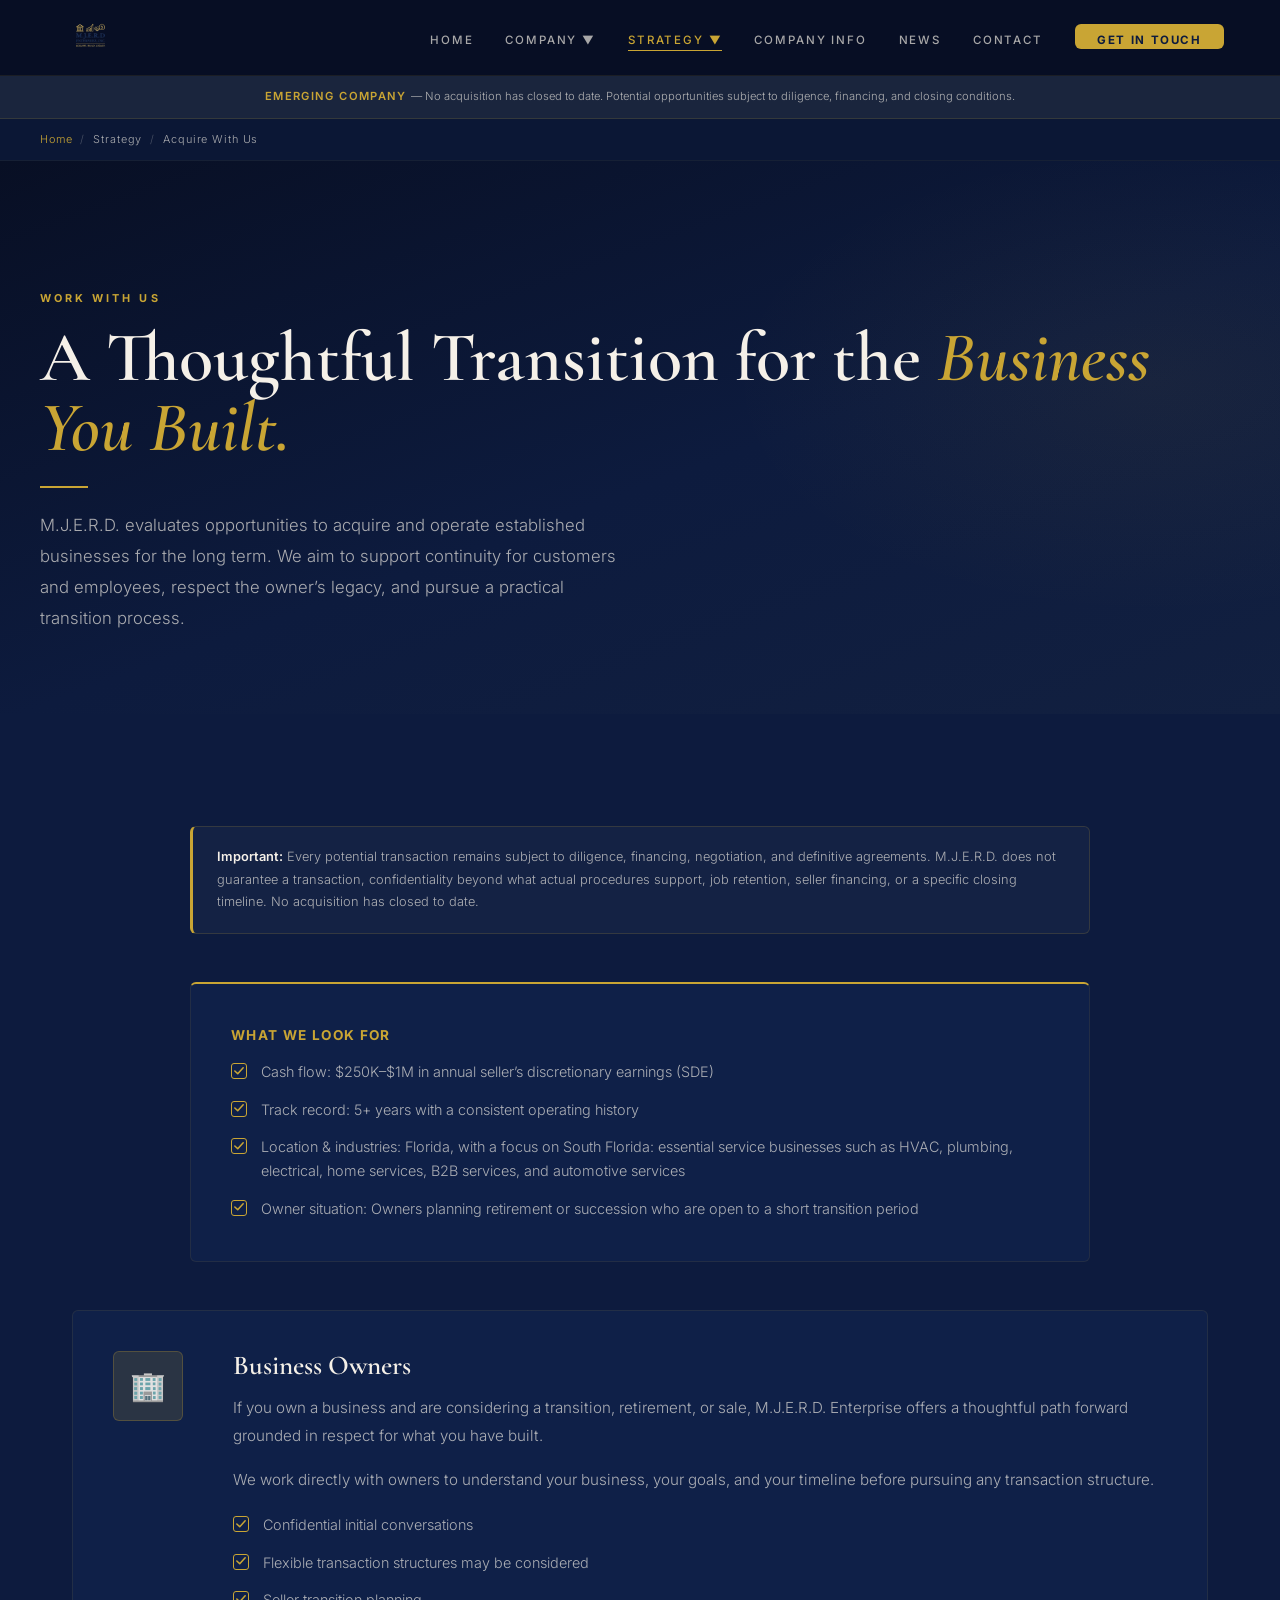
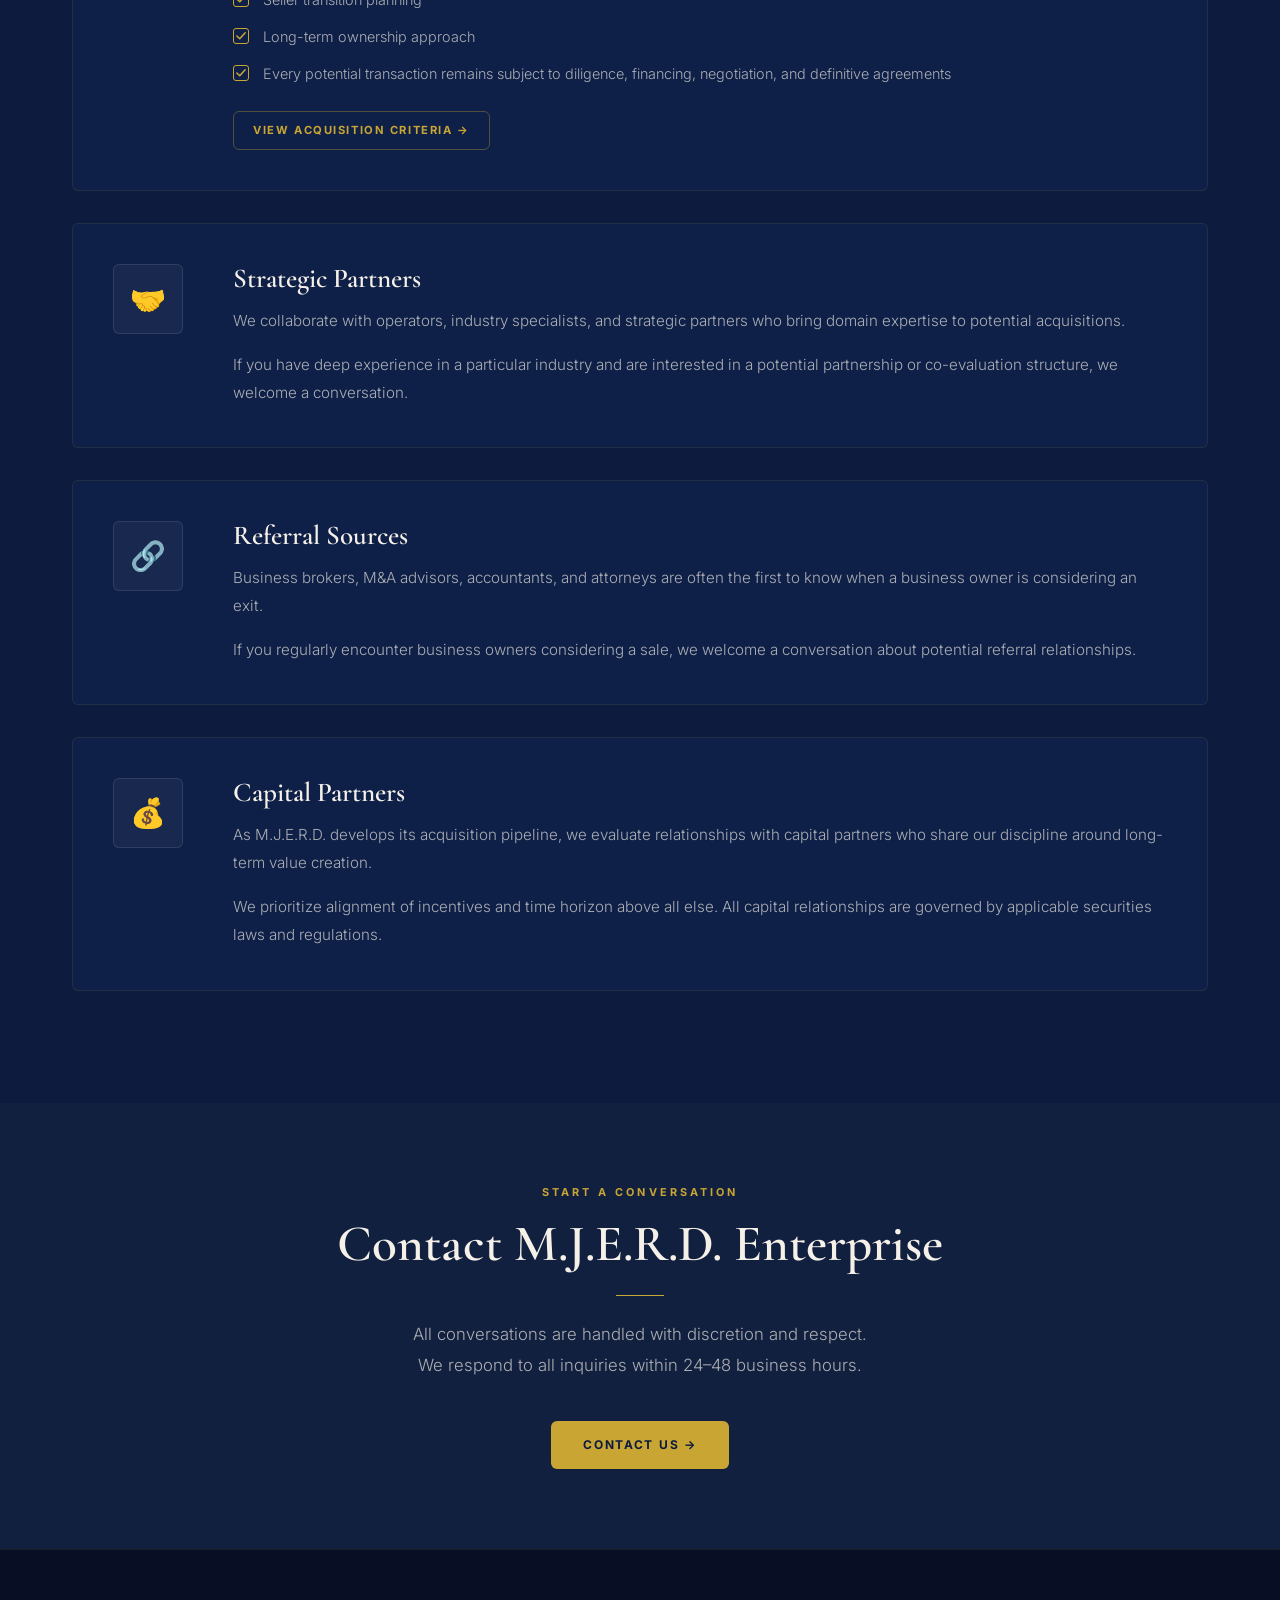
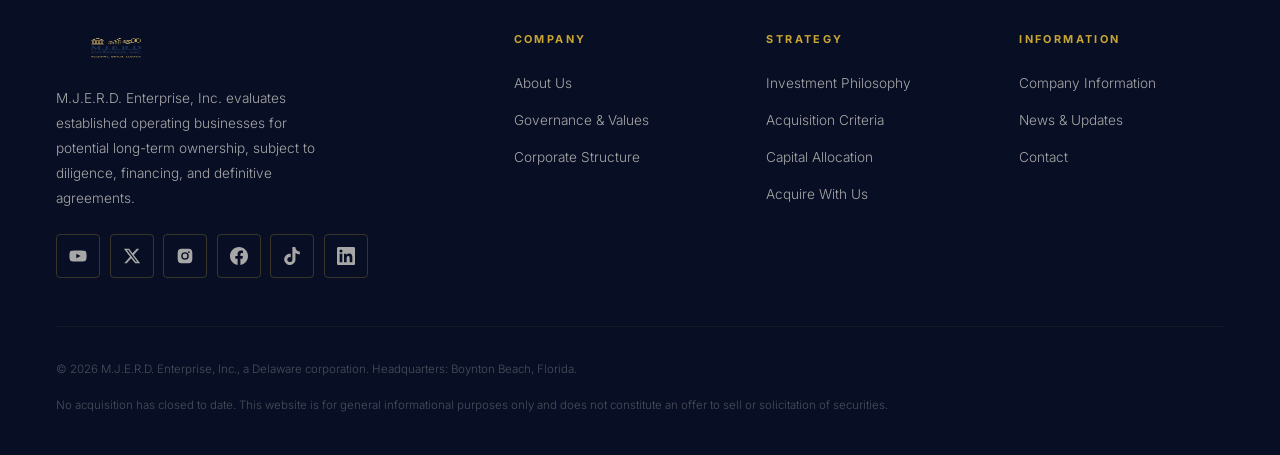
<file: acquire-with-us.html>
<!DOCTYPE html>
<html lang="en">
<head>
<meta charset="UTF-8"/>
<meta name="viewport" content="width=device-width,initial-scale=1.0"/>
<meta name="description" content="M.J.E.R.D. Enterprise works with business owners considering a transition, strategic partners, referral sources, and capital partners. Learn how to work with us."/>
<meta property="og:title" content="Acquire With Us — M.J.E.R.D. Enterprise, Inc."/>
<meta property="og:description" content="M.J.E.R.D. Enterprise works with business owners considering a transition, strategic partners, referral sources, and capital partners. Learn how to work with us."/>
<meta property="og:type" content="website"/>
<meta property="og:url" content="https://mjerdenterprise.com/acquire-with-us.html"/>
<meta property="og:image" content="https://mjerdenterprise.com/logo-white.png"/>
<meta name="twitter:card" content="summary_large_image"/>
<link rel="canonical" href="https://mjerdenterprise.com/acquire-with-us.html"/>
<link rel="preconnect" href="https://fonts.googleapis.com"/>
<link rel="preconnect" href="https://fonts.gstatic.com" crossorigin/>
<link rel="stylesheet" href="style.css"/>
<title>Acquire With Us — M.J.E.R.D. Enterprise, Inc.</title>
<script type="application/ld+json">{"@context":"https://schema.org","@type":"Corporation","name":"M.J.E.R.D. Enterprise, Inc.","url":"https://mjerdenterprise.com","description":"Delaware corporation evaluating established operating businesses for potential long-term ownership.","address":{"@type":"PostalAddress","addressLocality":"Boynton Beach","addressRegion":"FL","addressCountry":"US"},"foundingDate":"2024","founder":{"@type":"Person","name":"Martin J. Dacelin"}}</script>

</head>
<body>
<a href="#main-content" class="skip-nav">Skip to main content</a>
<nav class="nav" aria-label="Main navigation">
  <a href="index.html" aria-label="M.J.E.R.D. Enterprise home"><img src="logo-white.png" alt="M.J.E.R.D. Enterprise, Inc." class="nav__logo" width="140" height="46" loading="eager"/></a>
  <ul class="nav__links" role="list">
    <li><a href="index.html" >Home</a></li>
    <li class="nav__dropdown"><a href="about.html" aria-haspopup="true" >Company &#9660;</a>
      <ul class="nav__dropdown-menu" role="list"><li><a href="about.html">About Us</a></li><li><a href="about.html#governance">Governance &amp; Values</a></li><li><a href="about.html#structure">Corporate Structure</a></li></ul></li>
    <li class="nav__dropdown"><a href="investment-philosophy.html" aria-haspopup="true" class='active'>Strategy &#9660;</a>
      <ul class="nav__dropdown-menu" role="list"><li><a href="investment-philosophy.html">Investment Philosophy</a></li><li><a href="acquisition-criteria.html">Acquisition Criteria</a></li><li><a href="capital-allocation.html">Capital Allocation</a></li><li><a href="acquire-with-us.html">Acquire With Us</a></li></ul></li>
    <li><a href="company-information.html" >Company Info</a></li>
    <li><a href="news.html" >News</a></li>
    <li><a href="contact.html" >Contact</a></li>
    <li><a href="contact.html" class="nav__cta">Get in Touch</a></li>
  </ul>
  <button class="nav__hamburger" aria-label="Open navigation menu" aria-expanded="false"><span></span><span></span><span></span></button>
</nav>
<div class="stage-banner" role="note"><p>Emerging Company <span>&#8212; No acquisition has closed to date. Potential opportunities subject to diligence, financing, and closing conditions.</span></p></div>
<nav class="breadcrumb" aria-label="Breadcrumb"><div class="breadcrumb__inner"><a href="index.html">Home</a><span class='breadcrumb__sep'>/</span><span>Strategy</span><span class='breadcrumb__sep'>/</span><span>Acquire With Us</span></div></nav>
<main id="main-content">
<div class="page-hero">
  <div class="page-hero__inner">
    <span class="label">Work With Us</span>
    <h1 class="h1" style="margin-bottom:1rem">A Thoughtful Transition for the <span class="gold-text" style="font-style:italic">Business You Built.</span></h1>
    <div class="gold-rule"></div>
    <p class="body-lg" style="max-width:580px">M.J.E.R.D. evaluates opportunities to acquire and operate established businesses for the long term. We aim to support continuity for customers and employees, respect the owner&#8217;s legacy, and pursue a practical transition process.</p>
  </div>
</div>
<section class="section">
  <div class="container">
    <div class="risk-notice" style="max-width:900px;margin:0 auto 3rem"><p><strong>Important:</strong> Every potential transaction remains subject to diligence, financing, negotiation, and definitive agreements. M.J.E.R.D. does not guarantee a transaction, confidentiality beyond what actual procedures support, job retention, seller financing, or a specific closing timeline. No acquisition has closed to date.</p></div>
    <div class="card card--top fade-up" style="max-width:900px;margin:0 auto 3rem" aria-labelledby="look-for-title">
      <h2 id="look-for-title" class="h4" style="color:var(--gold);margin-bottom:.8rem">What We Look For</h2>
      <ul class="check-list">
        <li>Cash flow: $250K&#8211;$1M in annual seller&#8217;s discretionary earnings (SDE)</li>
        <li>Track record: 5+ years with a consistent operating history</li>
        <li>Location &amp; industries: Florida, with a focus on South Florida: essential service businesses such as HVAC, plumbing, electrical, home services, B2B services, and automotive services</li>
        <li>Owner situation: Owners planning retirement or succession who are open to a short transition period</li>
      </ul>
    </div>
    <div style="display:flex;flex-direction:column;gap:2rem">
      <div class="card fade-up" style="display:grid;grid-template-columns:80px 1fr;gap:2.5rem;align-items:start">
        <div style="width:70px;height:70px;background:var(--gold-dim);border:1px solid rgba(201,165,52,.25);border-radius:var(--radius);display:flex;align-items:center;justify-content:center;font-size:1.8rem">&#127970;</div>
        <div>
          <h2 class="h2" style="font-size:1.7rem;margin-bottom:.8rem">Business Owners</h2>
          <p class="body-md" style="margin-bottom:1rem">If you own a business and are considering a transition, retirement, or sale, M.J.E.R.D. Enterprise offers a thoughtful path forward grounded in respect for what you have built.</p>
          <p class="body-md" style="margin-bottom:1.2rem">We work directly with owners to understand your business, your goals, and your timeline before pursuing any transaction structure.</p>
          <ul class="check-list" style="margin-bottom:1.5rem">
            <li>Confidential initial conversations</li>
            <li>Flexible transaction structures may be considered</li>
            <li>Seller transition planning</li>
            <li>Long-term ownership approach</li>
            <li>Every potential transaction remains subject to diligence, financing, negotiation, and definitive agreements</li>
          </ul>
          <a href="acquisition-criteria.html" class="btn btn--ghost" style="font-size:.7rem;padding:.55rem 1.2rem">View Acquisition Criteria &#8594;</a>
        </div>
      </div>
      <div class="card fade-up d1" style="display:grid;grid-template-columns:80px 1fr;gap:2.5rem;align-items:start">
        <div style="width:70px;height:70px;background:rgba(255,255,255,.04);border:1px solid rgba(255,255,255,.1);border-radius:var(--radius);display:flex;align-items:center;justify-content:center;font-size:1.8rem">&#129309;</div>
        <div>
          <h2 class="h2" style="font-size:1.7rem;margin-bottom:.8rem">Strategic Partners</h2>
          <p class="body-md" style="margin-bottom:1rem">We collaborate with operators, industry specialists, and strategic partners who bring domain expertise to potential acquisitions.</p>
          <p class="body-md">If you have deep experience in a particular industry and are interested in a potential partnership or co-evaluation structure, we welcome a conversation.</p>
        </div>
      </div>
      <div class="card fade-up d2" style="display:grid;grid-template-columns:80px 1fr;gap:2.5rem;align-items:start">
        <div style="width:70px;height:70px;background:rgba(255,255,255,.04);border:1px solid rgba(255,255,255,.1);border-radius:var(--radius);display:flex;align-items:center;justify-content:center;font-size:1.8rem">&#128279;</div>
        <div>
          <h2 class="h2" style="font-size:1.7rem;margin-bottom:.8rem">Referral Sources</h2>
          <p class="body-md" style="margin-bottom:1rem">Business brokers, M&amp;A advisors, accountants, and attorneys are often the first to know when a business owner is considering an exit.</p>
          <p class="body-md">If you regularly encounter business owners considering a sale, we welcome a conversation about potential referral relationships.</p>
        </div>
      </div>
      <div class="card fade-up d3" style="display:grid;grid-template-columns:80px 1fr;gap:2.5rem;align-items:start">
        <div style="width:70px;height:70px;background:rgba(255,255,255,.04);border:1px solid rgba(255,255,255,.1);border-radius:var(--radius);display:flex;align-items:center;justify-content:center;font-size:1.8rem">&#128176;</div>
        <div>
          <h2 class="h2" style="font-size:1.7rem;margin-bottom:.8rem">Capital Partners</h2>
          <p class="body-md" style="margin-bottom:1rem">As M.J.E.R.D. develops its acquisition pipeline, we evaluate relationships with capital partners who share our discipline around long-term value creation.</p>
          <p class="body-md">We prioritize alignment of incentives and time horizon above all else. All capital relationships are governed by applicable securities laws and regulations.</p>
        </div>
      </div>
    </div>
  </div>
</section>
<div style="background:var(--navy-mid);padding:5rem 2rem;text-align:center">
  <div class="container fade-up">
    <span class="label">Start a Conversation</span>
    <h2 class="h2" style="margin-bottom:1rem">Contact M.J.E.R.D. Enterprise</h2>
    <div class="gold-rule gold-rule--center"></div>
    <p class="body-lg" style="max-width:480px;margin:0 auto 2.5rem">All conversations are handled with discretion and respect. We respond to all inquiries within 24&#8211;48 business hours.</p>
    <a href="contact.html" class="btn btn--gold">Contact Us &#8594;</a>
  </div>
</div>
</main>
<footer class="footer" role="contentinfo">
  <div class="footer__grid">
    <div class="footer__brand"><img src="logo-white.png" alt="M.J.E.R.D. Enterprise, Inc." width="120" height="40" loading="lazy"/>
      <p>M.J.E.R.D. Enterprise, Inc. evaluates established operating businesses for potential long-term ownership, subject to diligence, financing, and definitive agreements.</p>
      <div class="footer__social" aria-label="Social media links"><a href="https://youtube.com/@m.j.e.r.denterpriseinc" target="_blank" rel="noopener noreferrer" class="social-btn" aria-label="M.J.E.R.D. on YouTube (opens in new tab)"><svg width="18" height="18" viewBox="0 0 24 24" fill="currentColor" aria-hidden="true" focusable="false"><path d="M23 7.2a3 3 0 0 0-2.1-2.1C19 4.6 12 4.6 12 4.6s-7 0-8.9.5A3 3 0 0 0 1 7.2 31 31 0 0 0 .5 12a31 31 0 0 0 .5 4.8 3 3 0 0 0 2.1 2.1c1.9.5 8.9.5 8.9.5s7 0 8.9-.5a3 3 0 0 0 2.1-2.1 31 31 0 0 0 .5-4.8 31 31 0 0 0-.5-4.8zM9.75 15.02V8.98L15.5 12l-5.75 3.02z"/></svg></a>
        <a href="https://x.com/mjerdentinc" target="_blank" rel="noopener noreferrer" class="social-btn" aria-label="M.J.E.R.D. on X (opens in new tab)"><svg width="18" height="18" viewBox="0 0 24 24" fill="currentColor" aria-hidden="true" focusable="false"><path d="M18.24 2.25h3.31l-7.23 8.26 8.5 11.24h-6.66l-5.21-6.82-5.97 6.82H1.67l7.73-8.84L1.25 2.25h6.83l4.71 6.23 5.45-6.23zm-1.16 17.52h1.83L7.08 4.13H5.12l11.96 15.64z"/></svg></a>
        <a href="https://www.instagram.com/m.j.e.r.denterprise" target="_blank" rel="noopener noreferrer" class="social-btn" aria-label="M.J.E.R.D. on Instagram (opens in new tab)"><svg width="18" height="18" viewBox="0 0 24 24" fill="currentColor" aria-hidden="true" focusable="false"><path d="M12 2.2c3.2 0 3.6 0 4.8.1 3.3.1 4.8 1.7 4.9 4.9.1 1.3.1 1.6.1 4.8s0 3.6-.1 4.8c-.1 3.2-1.7 4.8-4.9 4.9-1.3.1-1.6.1-4.8.1s-3.6 0-4.8-.1c-3.3-.1-4.8-1.7-4.9-4.9C2.2 15.6 2.2 15.2 2.2 12s0-3.6.1-4.8C2.4 3.9 4 2.4 7.2 2.3 8.4 2.2 8.8 2.2 12 2.2zM12 7a5 5 0 1 0 0 10 5 5 0 0 0 0-10zm0 8.2a3.2 3.2 0 1 1 0-6.4 3.2 3.2 0 0 1 0 6.4zm5.2-9.6a1.2 1.2 0 1 0 0 2.4 1.2 1.2 0 0 0 0-2.4z"/></svg></a>
        <a href="https://www.facebook.com/share/17XXBZwZ75/" target="_blank" rel="noopener noreferrer" class="social-btn" aria-label="M.J.E.R.D. on Facebook (opens in new tab)"><svg width="18" height="18" viewBox="0 0 24 24" fill="currentColor" aria-hidden="true" focusable="false"><path d="M24 12.07C24 5.4 18.63 0 12 0S0 5.4 0 12.07C0 18.1 4.39 23.1 10.13 24v-8.44H7.08v-3.49h3.04V9.41c0-3.02 1.8-4.7 4.54-4.7 1.31 0 2.68.24 2.68.24v2.97h-1.5c-1.5 0-1.96.93-1.96 1.89v2.26h3.33l-.53 3.49h-2.8V24C19.62 23.1 24 18.1 24 12.07z"/></svg></a>
        <a href="https://www.tiktok.com/@mjerdenterpriseinc" target="_blank" rel="noopener noreferrer" class="social-btn" aria-label="M.J.E.R.D. on TikTok (opens in new tab)"><svg width="18" height="18" viewBox="0 0 24 24" fill="currentColor" aria-hidden="true" focusable="false"><path d="M12.53.02C13.84 0 15.14.01 16.44 0c.08 1.53.63 3.09 1.75 4.17 1.12 1.11 2.7 1.62 4.24 1.79v4.03a10.7 10.7 0 0 1-5.79-1.86c-.02 2.92 0 5.84-.03 8.75a7.6 7.6 0 0 1-1.35 3.95 7.46 7.46 0 0 1-5.92 3.2 7.3 7.3 0 0 1-4.1-1.03 7.56 7.56 0 0 1-3.66-5.73c-.02-.5-.03-1-.01-1.49a7.53 7.53 0 0 1 8.73-6.68c.02 1.48-.04 2.96-.04 4.44a3.43 3.43 0 0 0-4.38 2.12c-.21.51-.15 1.07-.14 1.61a3.42 3.42 0 0 0 3.52 2.88 3.37 3.37 0 0 0 2.78-1.62c.19-.33.4-.67.41-1.06.1-1.79.06-3.57.07-5.36.01-4.03-.01-8.05.02-12.07z"/></svg></a>
        <a href="https://www.linkedin.com/in/mjerd-enterprise-inc-9b5b19406" target="_blank" rel="noopener noreferrer" class="social-btn" aria-label="M.J.E.R.D. on LinkedIn (opens in new tab)"><svg width="18" height="18" viewBox="0 0 24 24" fill="currentColor" aria-hidden="true" focusable="false"><path d="M20.45 20.45h-3.56v-5.57c0-1.33-.02-3.04-1.85-3.04-1.85 0-2.14 1.45-2.14 2.94v5.67H9.35V9h3.41v1.56h.05a3.74 3.74 0 0 1 3.37-1.85c3.6 0 4.27 2.37 4.27 5.46v6.28zM5.34 7.43a2.06 2.06 0 1 1 0-4.13 2.06 2.06 0 0 1 0 4.13zM7.12 20.45H3.56V9h3.56v11.45zM22.22 0H1.77C.79 0 0 .77 0 1.73v20.54C0 23.23.79 24 1.77 24h20.45c.98 0 1.78-.77 1.78-1.73V1.73C24 .77 23.2 0 22.22 0z"/></svg></a></div>
    </div>
    <div class="footer__col"><h4>Company</h4><ul role="list"><li><a href="about.html">About Us</a></li><li><a href="about.html#governance">Governance &amp; Values</a></li><li><a href="about.html#structure">Corporate Structure</a></li></ul></div>
    <div class="footer__col"><h4>Strategy</h4><ul role="list"><li><a href="investment-philosophy.html">Investment Philosophy</a></li><li><a href="acquisition-criteria.html">Acquisition Criteria</a></li><li><a href="capital-allocation.html">Capital Allocation</a></li><li><a href="acquire-with-us.html">Acquire With Us</a></li></ul></div>
    <div class="footer__col"><h4>Information</h4><ul role="list"><li><a href="company-information.html">Company Information</a></li><li><a href="news.html">News &amp; Updates</a></li><li><a href="contact.html">Contact</a></li></ul></div>
  </div>
  <div class="footer__bottom">
    <p>&#169; 2026 M.J.E.R.D. Enterprise, Inc., a Delaware corporation. Headquarters: Boynton Beach, Florida.</p>
    <p>No acquisition has closed to date. This website is for general informational purposes only and does not constitute an offer to sell or solicitation of securities.</p>
  </div>
</footer>
<script src="main.js" defer></script>
</body>
</html>
</file>
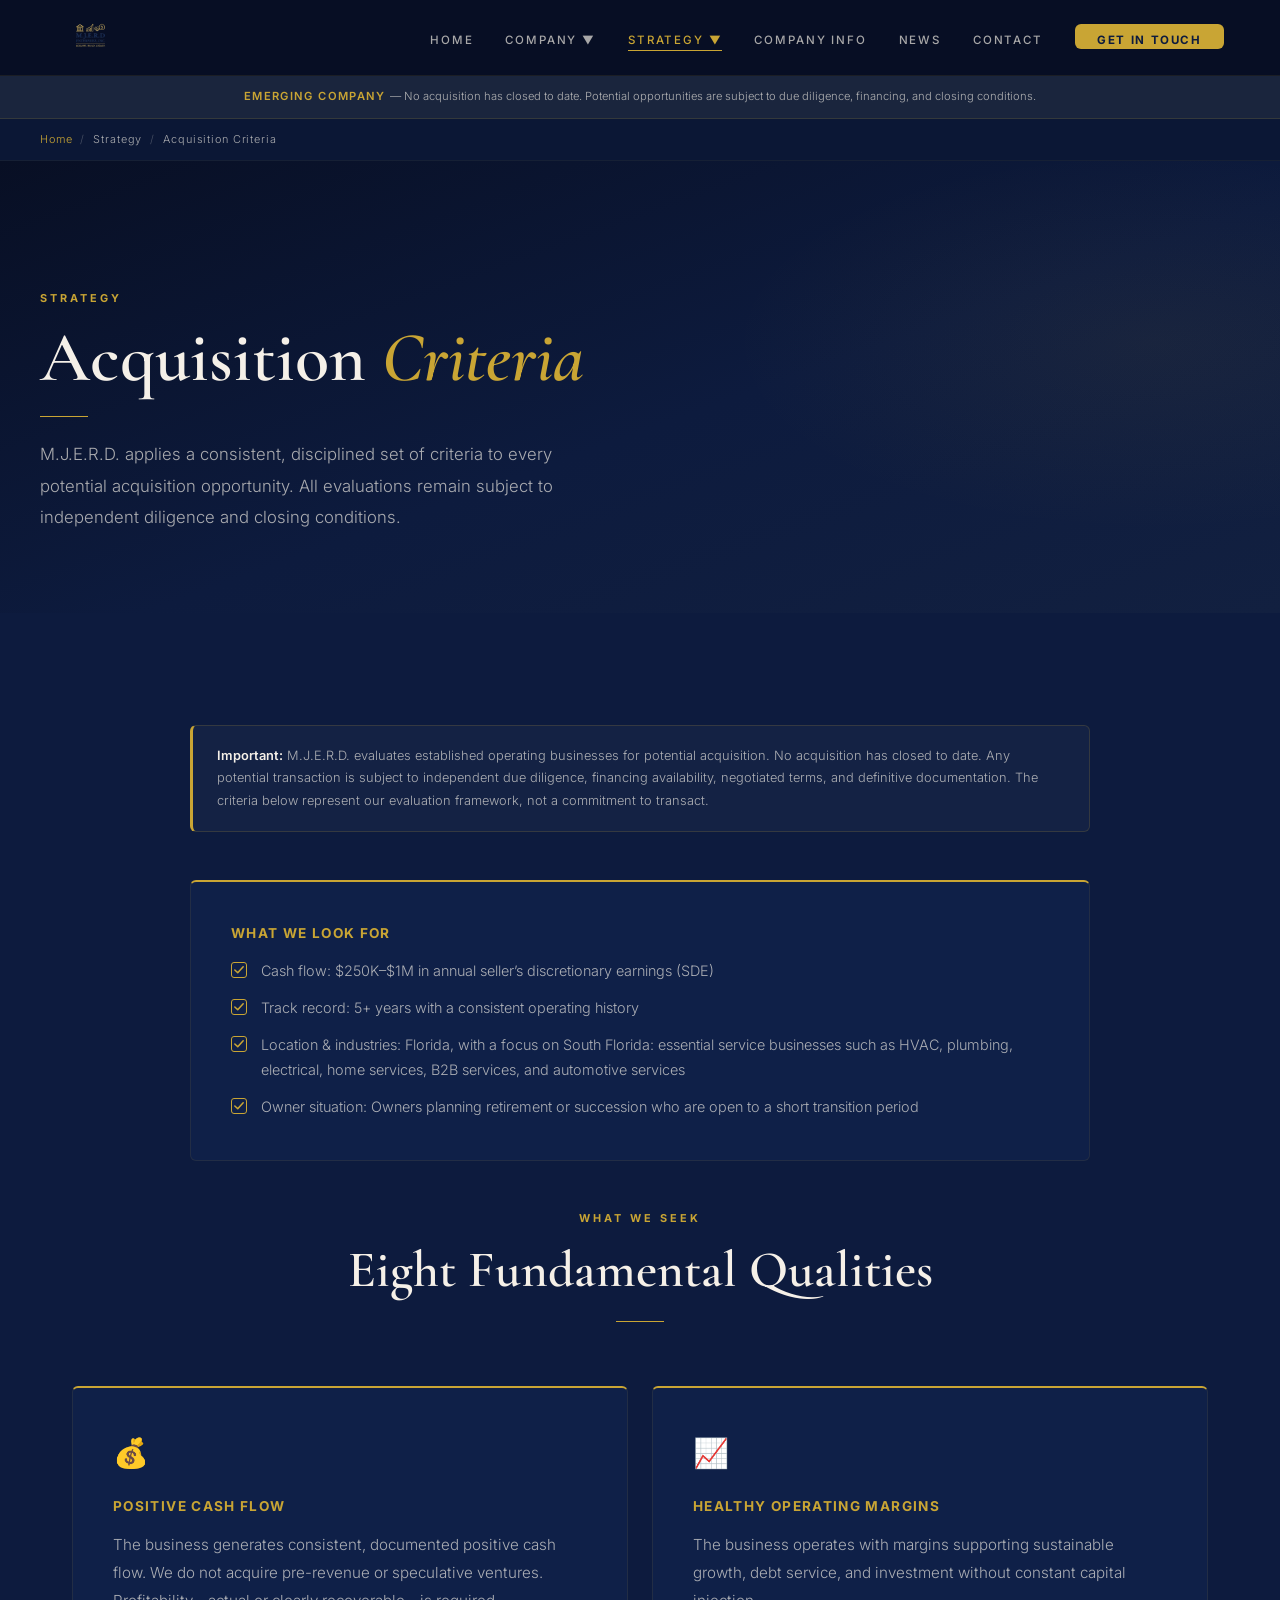
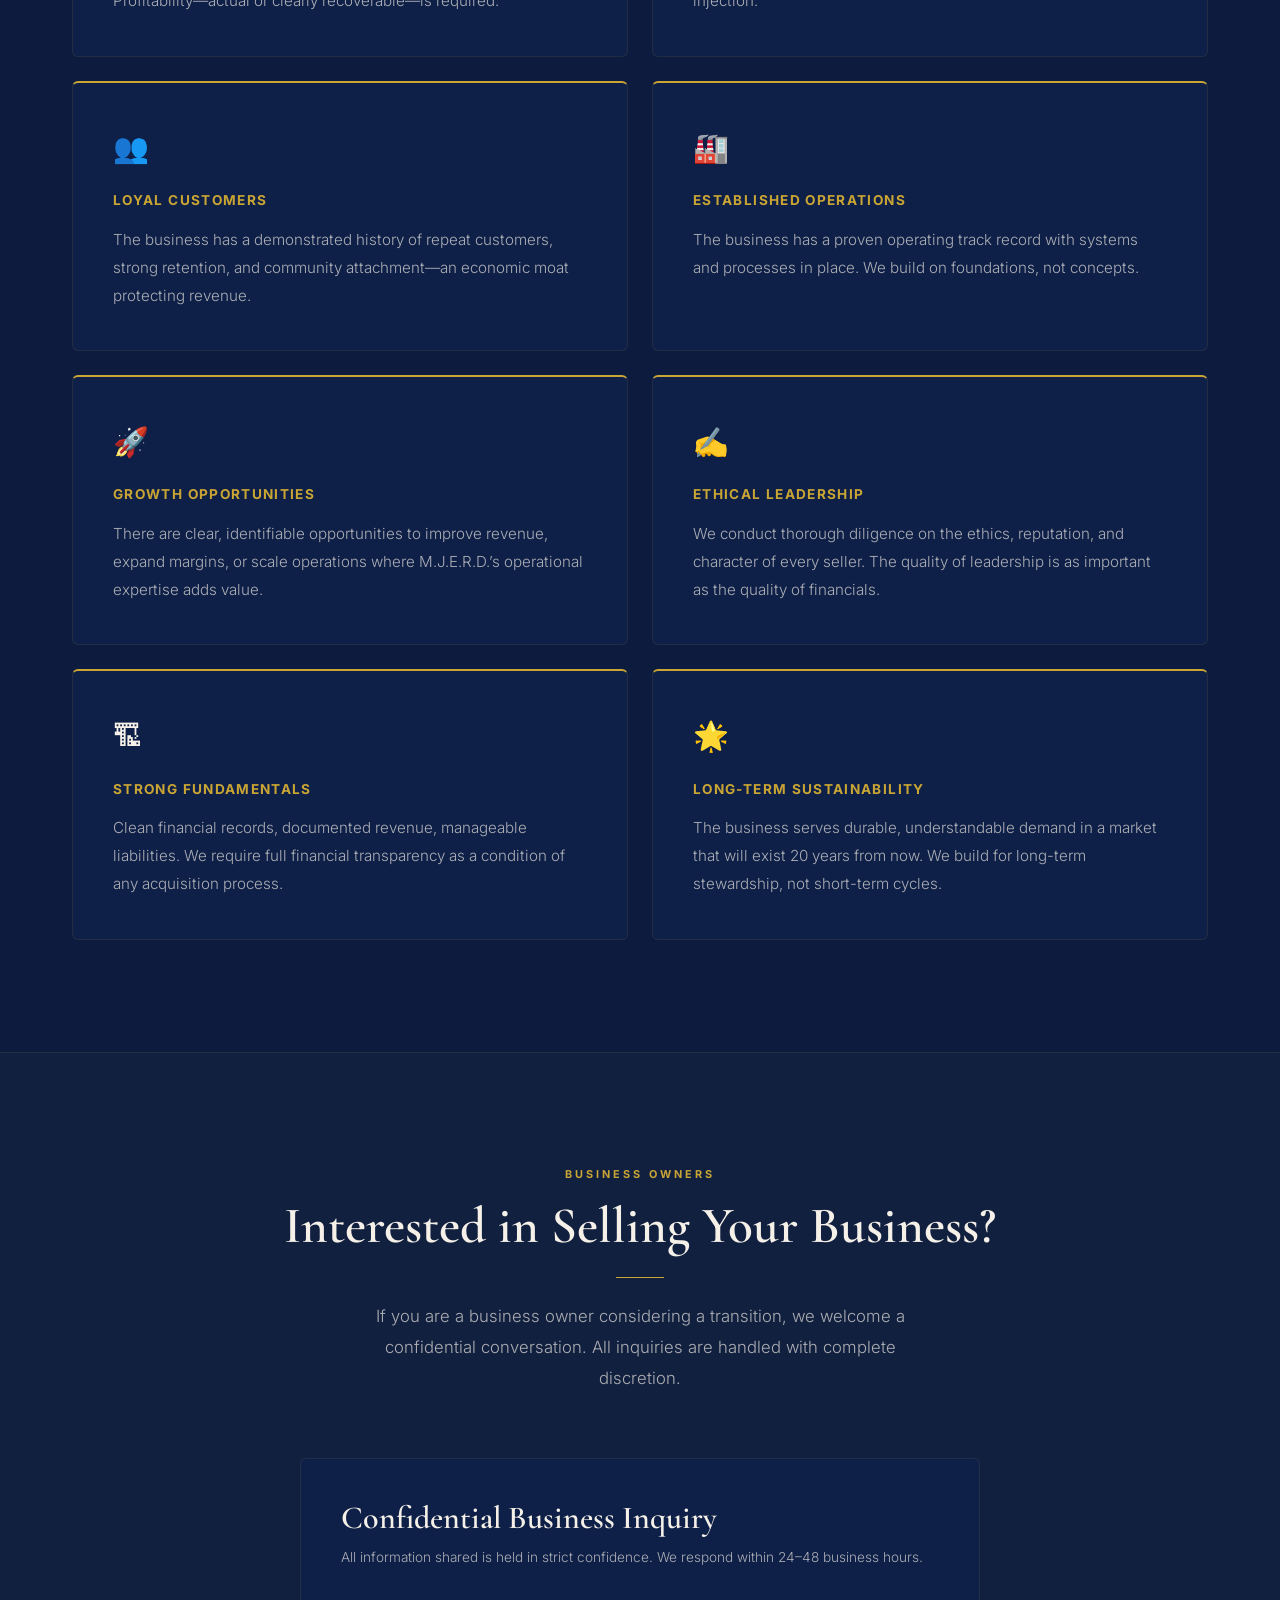
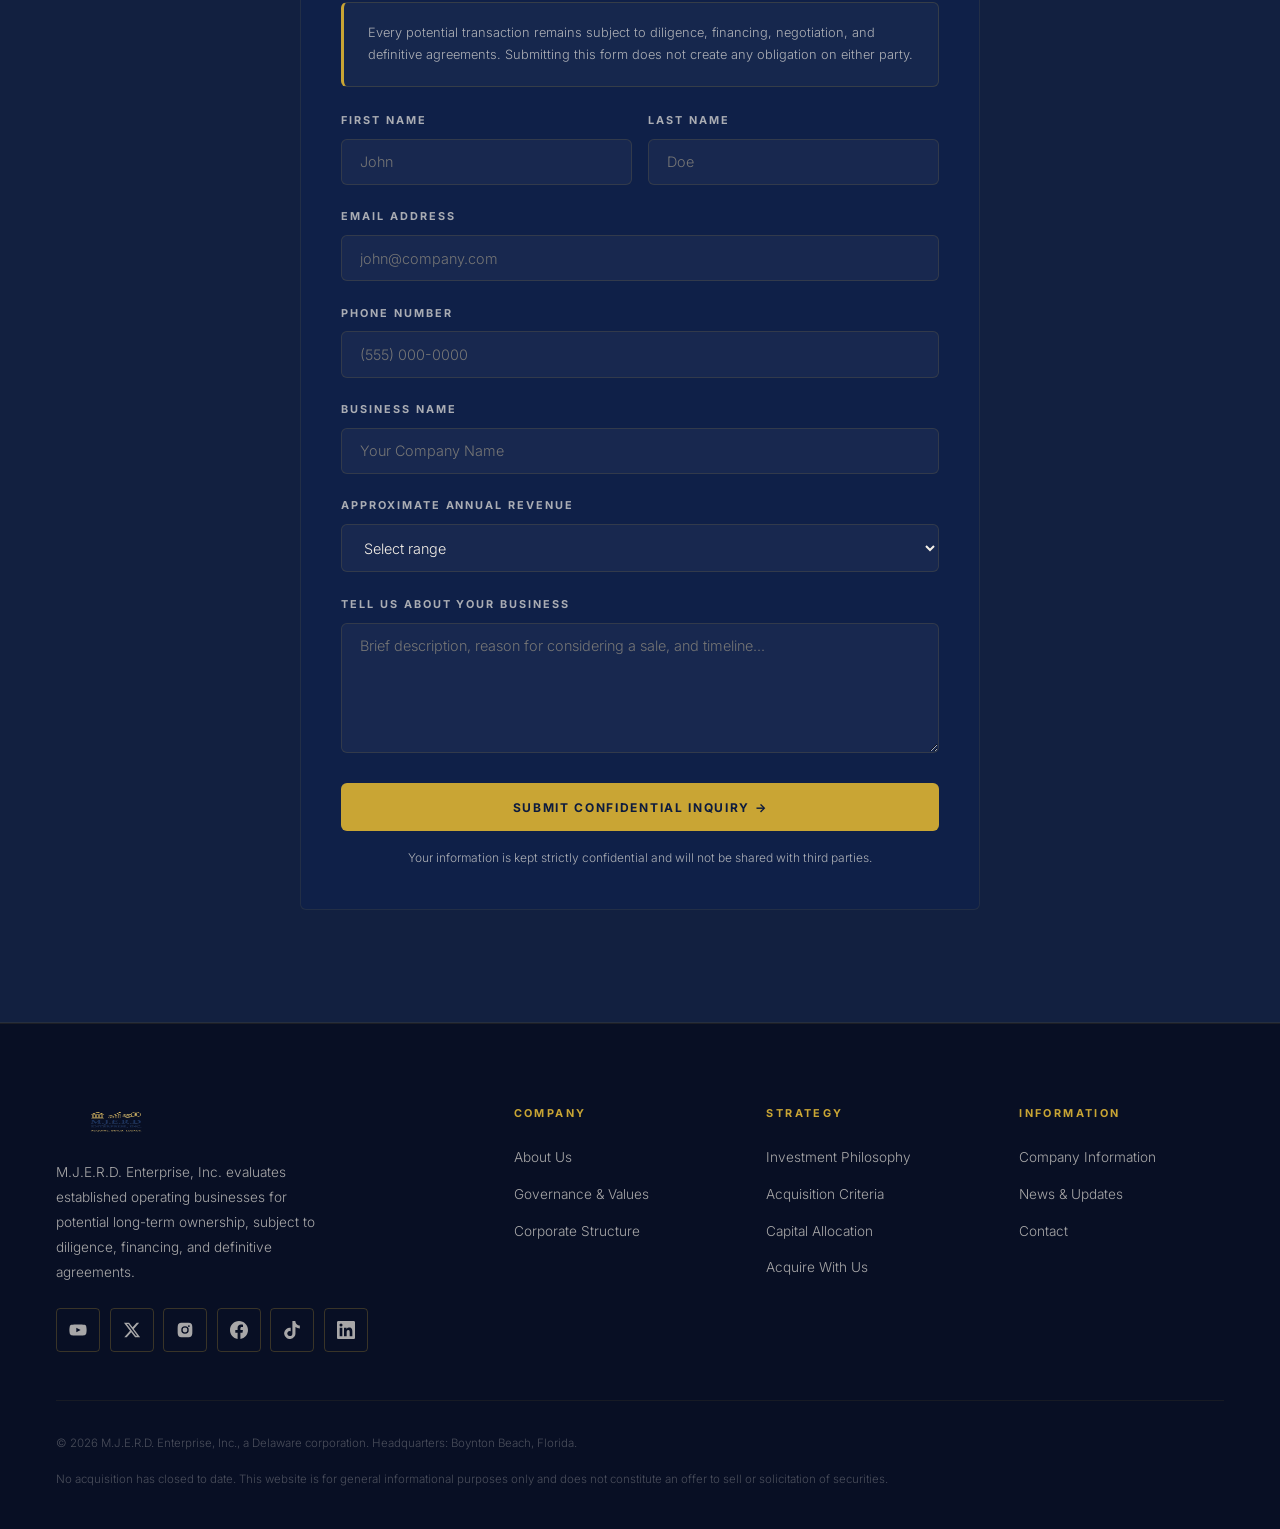
<file: acquisition-criteria.html>
<!DOCTYPE html>
<html lang="en">
<head>
<meta charset="UTF-8"/>
<meta name="viewport" content="width=device-width,initial-scale=1.0"/>
<meta name="description" content="M.J.E.R.D. Enterprise seeks businesses with positive cash flow, healthy margins, loyal customers, established operations, and long-term sustainability."/>
<meta property="og:title" content="Acquisition Criteria — M.J.E.R.D. Enterprise, Inc."/>
<meta property="og:description" content="M.J.E.R.D. Enterprise seeks businesses with positive cash flow, healthy margins, loyal customers, established operations, and long-term sustainability."/>
<meta property="og:type" content="website"/>
<meta property="og:url" content="https://mjerdenterprise.com/acquisition-criteria.html"/>
<meta property="og:image" content="https://mjerdenterprise.com/logo-white.png"/>
<meta name="twitter:card" content="summary_large_image"/>
<link rel="canonical" href="https://mjerdenterprise.com/acquisition-criteria.html"/>
<link rel="preconnect" href="https://fonts.googleapis.com"/>
<link rel="preconnect" href="https://fonts.gstatic.com" crossorigin/>
<link rel="stylesheet" href="style.css"/>
<title>Acquisition Criteria — M.J.E.R.D. Enterprise, Inc.</title>
<script type="application/ld+json">{"@context":"https://schema.org","@type":"Corporation","name":"M.J.E.R.D. Enterprise, Inc.","legalName":"M.J.E.R.D. Enterprise, Inc.","url":"https://mjerdenterprise.com","logo":"https://mjerdenterprise.com/logo-white.png","description":"M.J.E.R.D. Enterprise, Inc. is a Delaware corporation evaluating established operating businesses for potential long-term ownership.","address":{"@type":"PostalAddress","addressLocality":"Boynton Beach","addressRegion":"FL","addressCountry":"US"},"foundingDate":"2024","founder":{"@type":"Person","name":"Martin J. Dacelin"}}</script>
<style>
.term-row{display:flex;justify-content:space-between;align-items:center;padding:1rem 0;border-bottom:1px solid rgba(201,165,52,.07)}
.term-row:last-child{border-bottom:none}
@media(max-width:768px){.two-col{grid-template-columns:1fr!important;gap:2.5rem!important}}
</style>
</head>
<body>
<a href="#main-content" class="skip-nav">Skip to main content</a>
<nav class="nav" aria-label="Main navigation">
  <a href="index.html" aria-label="M.J.E.R.D. Enterprise home"><img src="logo-white.png" alt="M.J.E.R.D. Enterprise, Inc." class="nav__logo" width="140" height="46" loading="eager"/></a>
  <ul class="nav__links" role="list">
    <li><a href="index.html" >Home</a></li>
    <li class="nav__dropdown"><a href="about.html" aria-haspopup="true" >Company &#9660;</a>
      <ul class="nav__dropdown-menu" role="list"><li><a href="about.html">About Us</a></li><li><a href="about.html#governance">Governance &amp; Values</a></li><li><a href="about.html#structure">Corporate Structure</a></li></ul></li>
    <li class="nav__dropdown"><a href="investment-philosophy.html" aria-haspopup="true" class='active'>Strategy &#9660;</a>
      <ul class="nav__dropdown-menu" role="list"><li><a href="investment-philosophy.html">Investment Philosophy</a></li><li><a href="acquisition-criteria.html">Acquisition Criteria</a></li><li><a href="capital-allocation.html">Capital Allocation</a></li><li><a href="acquire-with-us.html">Acquire With Us</a></li></ul></li>
    <li><a href="company-information.html" >Company Info</a></li>
    <li><a href="news.html" >News</a></li>
    <li><a href="contact.html" >Contact</a></li>
    <li><a href="contact.html" class="nav__cta">Get in Touch</a></li>
  </ul>
  <button class="nav__hamburger" aria-label="Open navigation menu" aria-expanded="false"><span></span><span></span><span></span></button>
</nav>
<div class="stage-banner" role="note"><p>Emerging Company <span>&#8212; No acquisition has closed to date. Potential opportunities are subject to due diligence, financing, and closing conditions.</span></p></div>
<nav class="breadcrumb" aria-label="Breadcrumb"><div class="breadcrumb__inner"><a href="index.html">Home</a><span class='breadcrumb__sep'>/</span><span>Strategy</span><span class='breadcrumb__sep'>/</span><span>Acquisition Criteria</span></div></nav>
<main id="main-content">
<div class="page-hero">
  <div class="page-hero__inner">
    <span class="label">Strategy</span>
    <h1 class="h1" style="margin-bottom:1rem">Acquisition <span class="gold-text" style="font-style:italic">Criteria</span></h1>
    <div class="gold-rule"></div>
    <p class="body-lg" style="max-width:580px">M.J.E.R.D. applies a consistent, disciplined set of criteria to every potential acquisition opportunity. All evaluations remain subject to independent diligence and closing conditions.</p>
  </div>
</div>
<section class="section">
  <div class="container">
    <div class="risk-notice" style="max-width:900px;margin:0 auto 3rem"><p><strong>Important:</strong> M.J.E.R.D. evaluates established operating businesses for potential acquisition. No acquisition has closed to date. Any potential transaction is subject to independent due diligence, financing availability, negotiated terms, and definitive documentation. The criteria below represent our evaluation framework, not a commitment to transact.</p></div>
    <div class="card card--top fade-up" style="max-width:900px;margin:0 auto 3rem" aria-labelledby="look-for-title">
      <h2 id="look-for-title" class="h4" style="color:var(--gold);margin-bottom:.8rem">What We Look For</h2>
      <ul class="check-list">
        <li>Cash flow: $250K&#8211;$1M in annual seller&#8217;s discretionary earnings (SDE)</li>
        <li>Track record: 5+ years with a consistent operating history</li>
        <li>Location &amp; industries: Florida, with a focus on South Florida: essential service businesses such as HVAC, plumbing, electrical, home services, B2B services, and automotive services</li>
        <li>Owner situation: Owners planning retirement or succession who are open to a short transition period</li>
      </ul>
    </div>
    <div class="fade-up" style="text-align:center;margin-bottom:4rem">
      <span class="label">What We Seek</span>
      <h2 class="h2">Eight Fundamental Qualities</h2>
      <div class="gold-rule gold-rule--center"></div>
    </div>
    <div style="display:grid;grid-template-columns:repeat(2,1fr);gap:1.5rem">
      <div class="card card--top fade-up d1"><div style="font-size:1.8rem;margin-bottom:1rem">&#128176;</div><h3 class="h4" style="color:var(--gold);margin-bottom:.8rem">Positive Cash Flow</h3><p class="body-md">The business generates consistent, documented positive cash flow. We do not acquire pre-revenue or speculative ventures. Profitability&#8212;actual or clearly recoverable&#8212;is required.</p></div>
      <div class="card card--top fade-up d2"><div style="font-size:1.8rem;margin-bottom:1rem">&#128200;</div><h3 class="h4" style="color:var(--gold);margin-bottom:.8rem">Healthy Operating Margins</h3><p class="body-md">The business operates with margins supporting sustainable growth, debt service, and investment without constant capital injection.</p></div>
      <div class="card card--top fade-up d3"><div style="font-size:1.8rem;margin-bottom:1rem">&#128101;</div><h3 class="h4" style="color:var(--gold);margin-bottom:.8rem">Loyal Customers</h3><p class="body-md">The business has a demonstrated history of repeat customers, strong retention, and community attachment&#8212;an economic moat protecting revenue.</p></div>
      <div class="card card--top fade-up d4"><div style="font-size:1.8rem;margin-bottom:1rem">&#127981;</div><h3 class="h4" style="color:var(--gold);margin-bottom:.8rem">Established Operations</h3><p class="body-md">The business has a proven operating track record with systems and processes in place. We build on foundations, not concepts.</p></div>
      <div class="card card--top fade-up d1"><div style="font-size:1.8rem;margin-bottom:1rem">&#128640;</div><h3 class="h4" style="color:var(--gold);margin-bottom:.8rem">Growth Opportunities</h3><p class="body-md">There are clear, identifiable opportunities to improve revenue, expand margins, or scale operations where M.J.E.R.D.&#8217;s operational expertise adds value.</p></div>
      <div class="card card--top fade-up d2"><div style="font-size:1.8rem;margin-bottom:1rem">&#9997;</div><h3 class="h4" style="color:var(--gold);margin-bottom:.8rem">Ethical Leadership</h3><p class="body-md">We conduct thorough diligence on the ethics, reputation, and character of every seller. The quality of leadership is as important as the quality of financials.</p></div>
      <div class="card card--top fade-up d3"><div style="font-size:1.8rem;margin-bottom:1rem">&#127959;</div><h3 class="h4" style="color:var(--gold);margin-bottom:.8rem">Strong Fundamentals</h3><p class="body-md">Clean financial records, documented revenue, manageable liabilities. We require full financial transparency as a condition of any acquisition process.</p></div>
      <div class="card card--top fade-up d4"><div style="font-size:1.8rem;margin-bottom:1rem">&#127775;</div><h3 class="h4" style="color:var(--gold);margin-bottom:.8rem">Long-Term Sustainability</h3><p class="body-md">The business serves durable, understandable demand in a market that will exist 20 years from now. We build for long-term stewardship, not short-term cycles.</p></div>
    </div>
  </div>
</section>
<div style="background:var(--navy-mid);border-top:1px solid rgba(201,165,52,.1);border-bottom:1px solid rgba(201,165,52,.1)">
  <section class="section">
    <div class="container">
      <div class="fade-up" style="text-align:center;margin-bottom:4rem">
        <span class="label">Business Owners</span>
        <h2 class="h2">Interested in Selling Your Business?</h2>
        <div class="gold-rule gold-rule--center"></div>
        <p class="body-lg" style="max-width:560px;margin:0 auto">If you are a business owner considering a transition, we welcome a confidential conversation. All inquiries are handled with complete discretion.</p>
      </div>
      <div style="max-width:680px;margin:0 auto">
        <div class="card">
          <h3 class="h3" style="margin-bottom:.5rem">Confidential Business Inquiry</h3>
          <p class="body-sm" style="margin-bottom:.8rem">All information shared is held in strict confidence. We respond within 24&#8211;48 business hours.</p>
          <div class="risk-notice" style="margin-bottom:1.5rem"><p>Every potential transaction remains subject to diligence, financing, negotiation, and definitive agreements. Submitting this form does not create any obligation on either party.</p></div>
          <div id="acq-form-body">
            <form id="contact-form" action="https://formsubmit.co/info@mjerdenterprise.com" method="POST" novalidate aria-label="Confidential business inquiry form">
            <input type="hidden" name="_subject" value="New Confidential Business Inquiry - mjerdenterprise.com"/>
            <input type="hidden" name="_template" value="table"/>
            <input type="hidden" name="_captcha" value="false"/>
            <input type="hidden" name="_next" value="https://mjerdenterprise.com/acquisition-criteria.html"/>
            <input type="text" name="_honey" style="display:none" tabindex="-1" autocomplete="off" aria-hidden="true"/>
              <div class="form__row">
                <div class="form__group"><label class="form__label" for="acqFirst">First Name</label><input class="form__input" type="text" id="acqFirst" name="First Name" placeholder="John" required/></div>
                <div class="form__group"><label class="form__label" for="acqLast">Last Name</label><input class="form__input" type="text" id="acqLast" name="Last Name" placeholder="Doe" required/></div>
              </div>
              <div class="form__group"><label class="form__label" for="acqEmail">Email Address</label><input class="form__input" type="email" id="acqEmail" name="email" placeholder="john@company.com" required/></div>
              <div class="form__group"><label class="form__label" for="acqPhone">Phone Number</label><input class="form__input" type="tel" id="acqPhone" name="Phone" placeholder="(555) 000-0000"/></div>
              <div class="form__group"><label class="form__label" for="acqBiz">Business Name</label><input class="form__input" type="text" id="acqBiz" name="Business Name" placeholder="Your Company Name"/></div>
              <div class="form__group"><label class="form__label" for="acqRev">Approximate Annual Revenue</label>
                <select class="form__select" id="acqRev" name="Approximate Annual Revenue"><option value="" disabled selected>Select range</option><option>Under $200,000</option><option>$200,000 &#8211; $500,000</option><option>$500,000 &#8211; $1,000,000</option><option>$1,000,000 &#8211; $2,500,000</option><option>$2,500,000 &#8211; $5,000,000</option><option>Over $5,000,000</option></select>
              </div>
              <div class="form__group"><label class="form__label" for="acqMsg">Tell Us About Your Business</label><textarea class="form__textarea" id="acqMsg" name="About the Business" placeholder="Brief description, reason for considering a sale, and timeline..."></textarea></div>
              <button type="submit" class="btn btn--gold" style="width:100%;justify-content:center">Submit Confidential Inquiry &#8594;</button>
            <p class="body-sm form-error" role="alert" style="display:none;text-align:center;margin-top:1rem;color:#e07a6a">Sorry, your message could not be sent. Please email us directly at <a href="mailto:info@mjerdenterprise.com" style="color:var(--gold)">info@mjerdenterprise.com</a>.</p>
              <p class="body-sm" style="text-align:center;margin-top:1rem;font-size:.75rem">Your information is kept strictly confidential and will not be shared with third parties.</p>
            </form>
          </div>
          <div id="form-success" style="display:none;text-align:center;padding:3rem 1rem" aria-live="polite">
            <div style="font-size:2.5rem;margin-bottom:1rem">&#10003;</div>
            <h3 class="h3" style="color:var(--gold);margin-bottom:.8rem">Inquiry Received</h3>
            <p class="body-md">Thank you. We will be in touch within 24&#8211;48 business hours. All information is held in strict confidence.</p>
          </div>
        </div>
      </div>
    </div>
  </section>
</div>
</main>
<footer class="footer" role="contentinfo">
  <div class="footer__grid">
    <div class="footer__brand">
      <img src="logo-white.png" alt="M.J.E.R.D. Enterprise, Inc." width="120" height="40" loading="lazy"/>
      <p>M.J.E.R.D. Enterprise, Inc. evaluates established operating businesses for potential long-term ownership, subject to diligence, financing, and definitive agreements.</p>
      <div class="footer__social" aria-label="Social media links"><a href="https://youtube.com/@m.j.e.r.denterpriseinc" target="_blank" rel="noopener noreferrer" class="social-btn" aria-label="M.J.E.R.D. on YouTube (opens in new tab)"><svg width="18" height="18" viewBox="0 0 24 24" fill="currentColor" aria-hidden="true" focusable="false"><path d="M23 7.2a3 3 0 0 0-2.1-2.1C19 4.6 12 4.6 12 4.6s-7 0-8.9.5A3 3 0 0 0 1 7.2 31 31 0 0 0 .5 12a31 31 0 0 0 .5 4.8 3 3 0 0 0 2.1 2.1c1.9.5 8.9.5 8.9.5s7 0 8.9-.5a3 3 0 0 0 2.1-2.1 31 31 0 0 0 .5-4.8 31 31 0 0 0-.5-4.8zM9.75 15.02V8.98L15.5 12l-5.75 3.02z"/></svg></a>
        <a href="https://x.com/mjerdentinc" target="_blank" rel="noopener noreferrer" class="social-btn" aria-label="M.J.E.R.D. on X (opens in new tab)"><svg width="18" height="18" viewBox="0 0 24 24" fill="currentColor" aria-hidden="true" focusable="false"><path d="M18.24 2.25h3.31l-7.23 8.26 8.5 11.24h-6.66l-5.21-6.82-5.97 6.82H1.67l7.73-8.84L1.25 2.25h6.83l4.71 6.23 5.45-6.23zm-1.16 17.52h1.83L7.08 4.13H5.12l11.96 15.64z"/></svg></a>
        <a href="https://www.instagram.com/m.j.e.r.denterprise" target="_blank" rel="noopener noreferrer" class="social-btn" aria-label="M.J.E.R.D. on Instagram (opens in new tab)"><svg width="18" height="18" viewBox="0 0 24 24" fill="currentColor" aria-hidden="true" focusable="false"><path d="M12 2.2c3.2 0 3.6 0 4.8.1 3.3.1 4.8 1.7 4.9 4.9.1 1.3.1 1.6.1 4.8s0 3.6-.1 4.8c-.1 3.2-1.7 4.8-4.9 4.9-1.3.1-1.6.1-4.8.1s-3.6 0-4.8-.1c-3.3-.1-4.8-1.7-4.9-4.9C2.2 15.6 2.2 15.2 2.2 12s0-3.6.1-4.8C2.4 3.9 4 2.4 7.2 2.3 8.4 2.2 8.8 2.2 12 2.2zM12 7a5 5 0 1 0 0 10 5 5 0 0 0 0-10zm0 8.2a3.2 3.2 0 1 1 0-6.4 3.2 3.2 0 0 1 0 6.4zm5.2-9.6a1.2 1.2 0 1 0 0 2.4 1.2 1.2 0 0 0 0-2.4z"/></svg></a>
        <a href="https://www.facebook.com/share/17XXBZwZ75/" target="_blank" rel="noopener noreferrer" class="social-btn" aria-label="M.J.E.R.D. on Facebook (opens in new tab)"><svg width="18" height="18" viewBox="0 0 24 24" fill="currentColor" aria-hidden="true" focusable="false"><path d="M24 12.07C24 5.4 18.63 0 12 0S0 5.4 0 12.07C0 18.1 4.39 23.1 10.13 24v-8.44H7.08v-3.49h3.04V9.41c0-3.02 1.8-4.7 4.54-4.7 1.31 0 2.68.24 2.68.24v2.97h-1.5c-1.5 0-1.96.93-1.96 1.89v2.26h3.33l-.53 3.49h-2.8V24C19.62 23.1 24 18.1 24 12.07z"/></svg></a>
        <a href="https://www.tiktok.com/@mjerdenterpriseinc" target="_blank" rel="noopener noreferrer" class="social-btn" aria-label="M.J.E.R.D. on TikTok (opens in new tab)"><svg width="18" height="18" viewBox="0 0 24 24" fill="currentColor" aria-hidden="true" focusable="false"><path d="M12.53.02C13.84 0 15.14.01 16.44 0c.08 1.53.63 3.09 1.75 4.17 1.12 1.11 2.7 1.62 4.24 1.79v4.03a10.7 10.7 0 0 1-5.79-1.86c-.02 2.92 0 5.84-.03 8.75a7.6 7.6 0 0 1-1.35 3.95 7.46 7.46 0 0 1-5.92 3.2 7.3 7.3 0 0 1-4.1-1.03 7.56 7.56 0 0 1-3.66-5.73c-.02-.5-.03-1-.01-1.49a7.53 7.53 0 0 1 8.73-6.68c.02 1.48-.04 2.96-.04 4.44a3.43 3.43 0 0 0-4.38 2.12c-.21.51-.15 1.07-.14 1.61a3.42 3.42 0 0 0 3.52 2.88 3.37 3.37 0 0 0 2.78-1.62c.19-.33.4-.67.41-1.06.1-1.79.06-3.57.07-5.36.01-4.03-.01-8.05.02-12.07z"/></svg></a>
        <a href="https://www.linkedin.com/in/mjerd-enterprise-inc-9b5b19406" target="_blank" rel="noopener noreferrer" class="social-btn" aria-label="M.J.E.R.D. on LinkedIn (opens in new tab)"><svg width="18" height="18" viewBox="0 0 24 24" fill="currentColor" aria-hidden="true" focusable="false"><path d="M20.45 20.45h-3.56v-5.57c0-1.33-.02-3.04-1.85-3.04-1.85 0-2.14 1.45-2.14 2.94v5.67H9.35V9h3.41v1.56h.05a3.74 3.74 0 0 1 3.37-1.85c3.6 0 4.27 2.37 4.27 5.46v6.28zM5.34 7.43a2.06 2.06 0 1 1 0-4.13 2.06 2.06 0 0 1 0 4.13zM7.12 20.45H3.56V9h3.56v11.45zM22.22 0H1.77C.79 0 0 .77 0 1.73v20.54C0 23.23.79 24 1.77 24h20.45c.98 0 1.78-.77 1.78-1.73V1.73C24 .77 23.2 0 22.22 0z"/></svg></a></div>
    </div>
    <div class="footer__col"><h4>Company</h4><ul role="list"><li><a href="about.html">About Us</a></li><li><a href="about.html#governance">Governance &amp; Values</a></li><li><a href="about.html#structure">Corporate Structure</a></li></ul></div>
    <div class="footer__col"><h4>Strategy</h4><ul role="list"><li><a href="investment-philosophy.html">Investment Philosophy</a></li><li><a href="acquisition-criteria.html">Acquisition Criteria</a></li><li><a href="capital-allocation.html">Capital Allocation</a></li><li><a href="acquire-with-us.html">Acquire With Us</a></li></ul></div>
    <div class="footer__col"><h4>Information</h4><ul role="list"><li><a href="company-information.html">Company Information</a></li><li><a href="news.html">News &amp; Updates</a></li><li><a href="contact.html">Contact</a></li></ul></div>
  </div>
  <div class="footer__bottom">
    <p>&#169; 2026 M.J.E.R.D. Enterprise, Inc., a Delaware corporation. Headquarters: Boynton Beach, Florida.</p>
    <p>No acquisition has closed to date. This website is for general informational purposes only and does not constitute an offer to sell or solicitation of securities.</p>
  </div>
</footer>
<script src="main.js" defer></script>
</body>
</html>
</file>
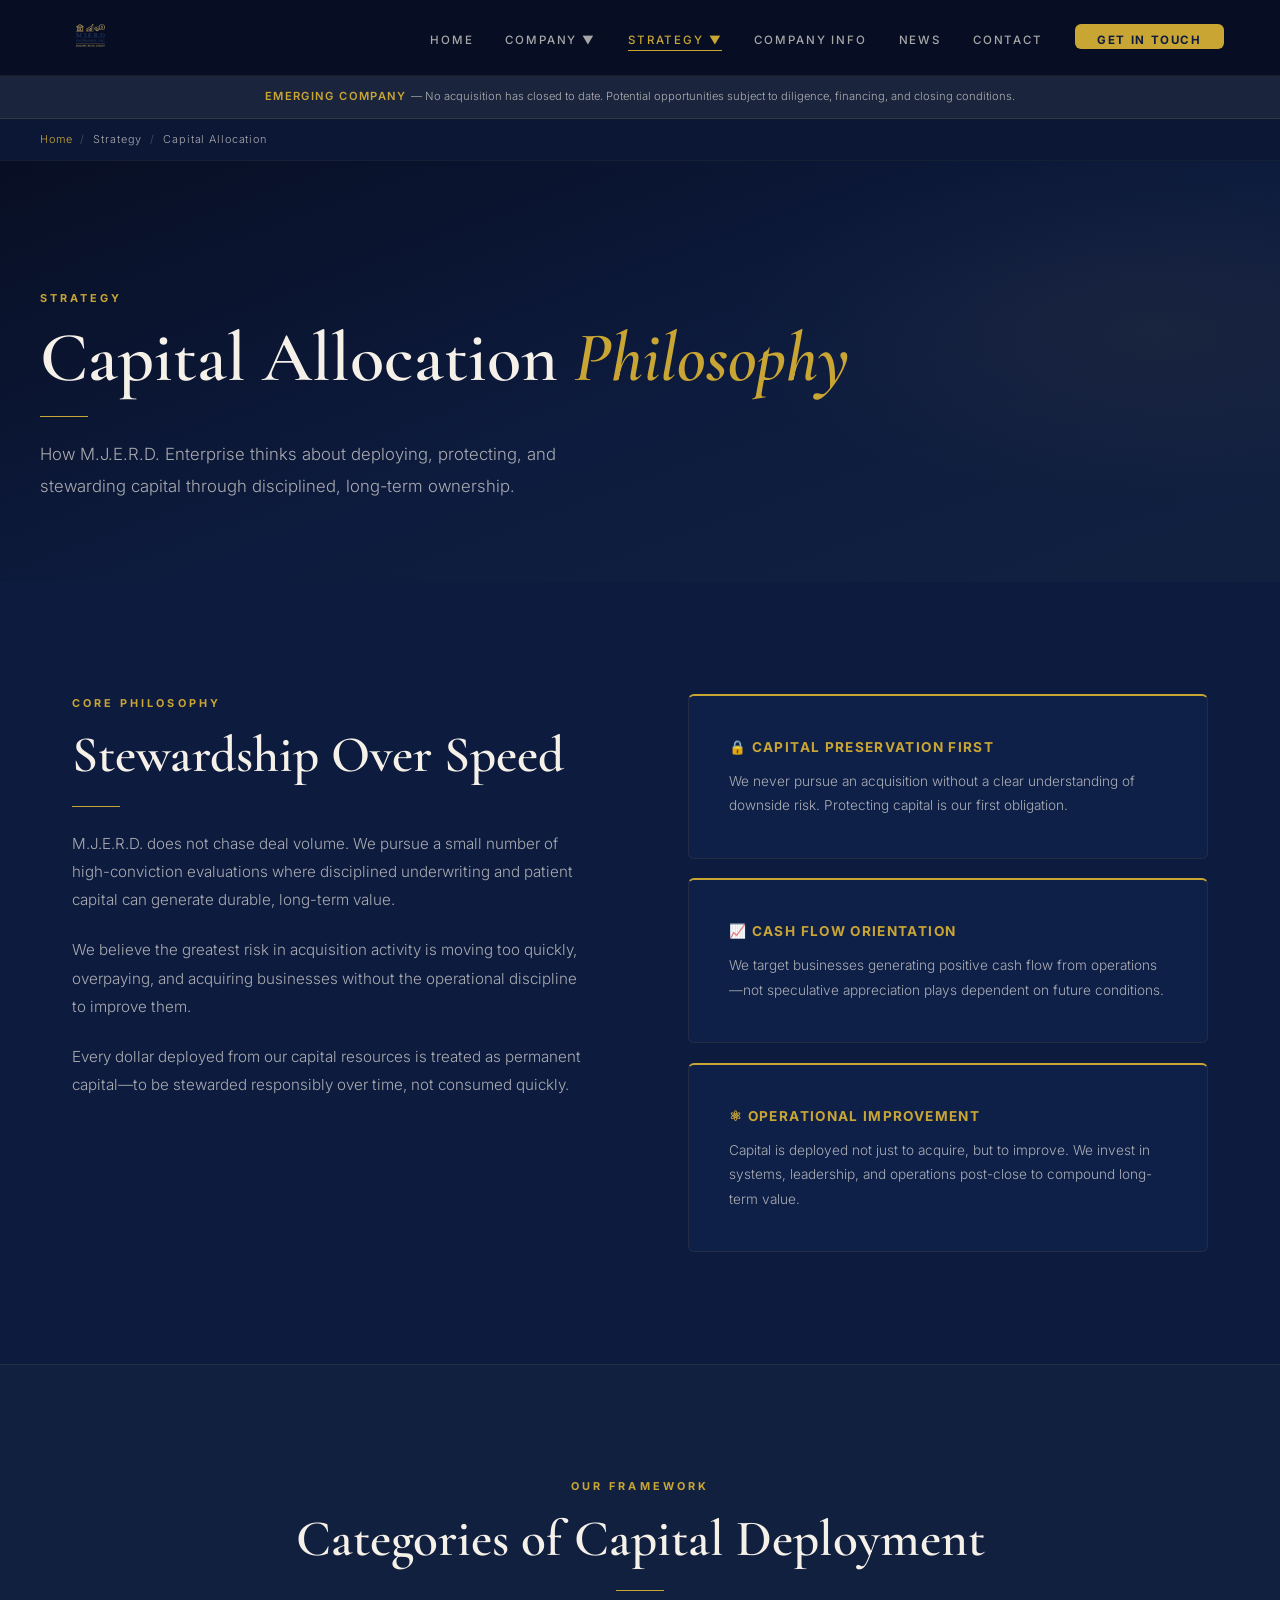
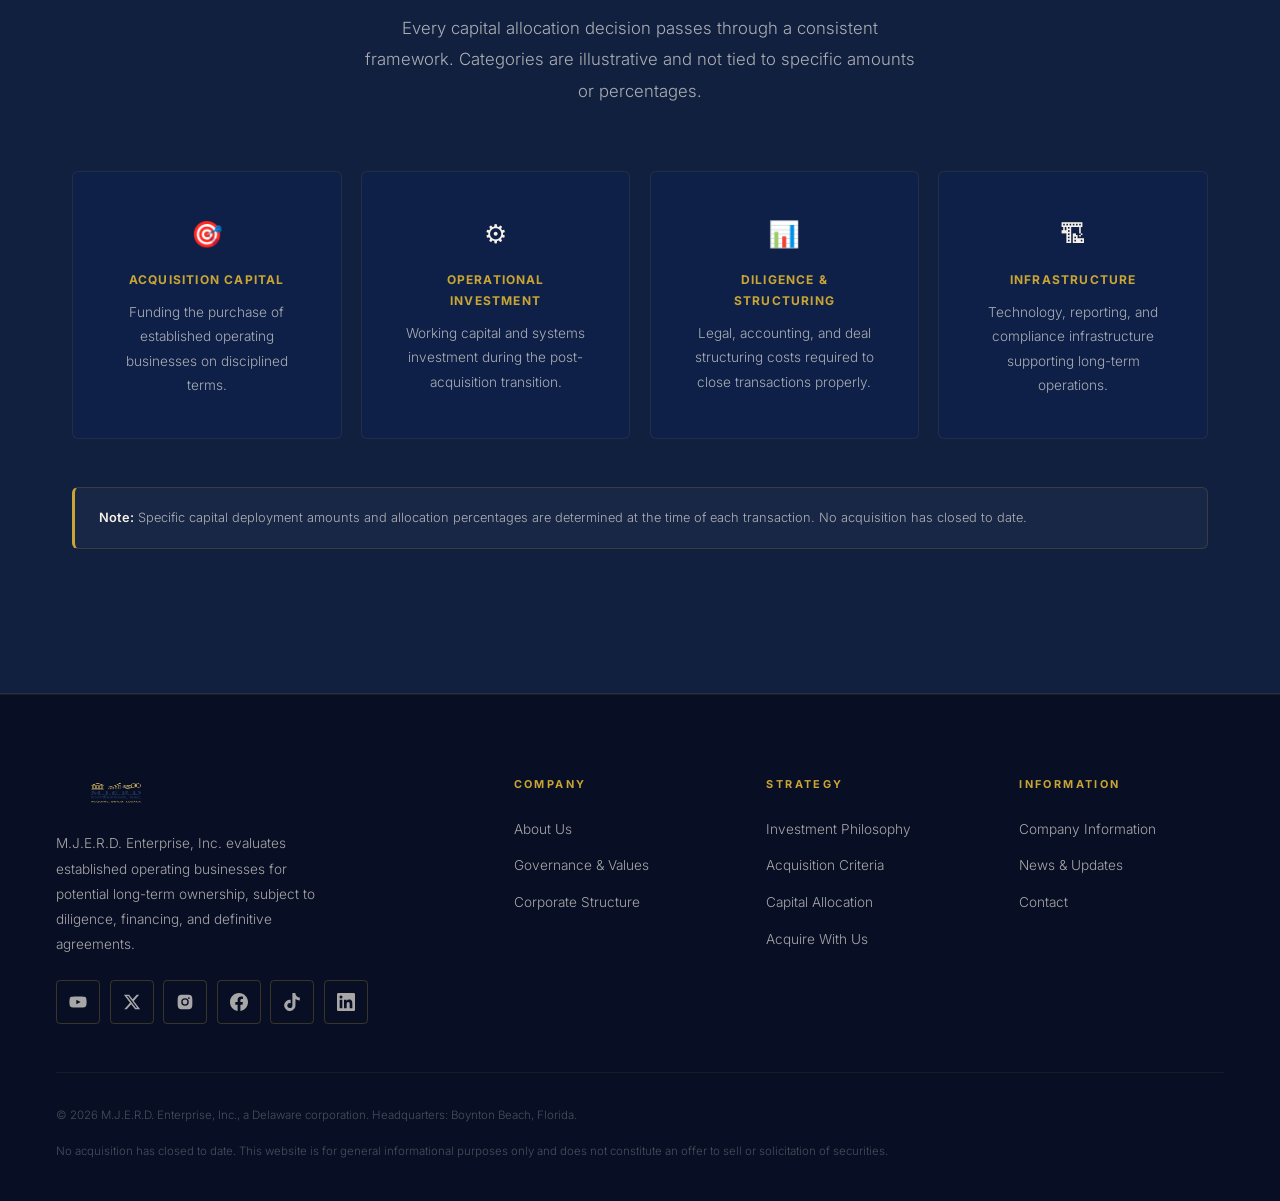
<file: capital-allocation.html>
<!DOCTYPE html>
<html lang="en">
<head>
<meta charset="UTF-8"/>
<meta name="viewport" content="width=device-width,initial-scale=1.0"/>
<meta name="description" content="How M.J.E.R.D. Enterprise thinks about deploying, protecting, and stewarding capital through disciplined long-term ownership."/>
<meta property="og:title" content="Capital Allocation Philosophy — M.J.E.R.D. Enterprise, Inc."/>
<meta property="og:description" content="How M.J.E.R.D. Enterprise thinks about deploying, protecting, and stewarding capital through disciplined long-term ownership."/>
<meta property="og:type" content="website"/>
<meta property="og:url" content="https://mjerdenterprise.com/capital-allocation.html"/>
<meta property="og:image" content="https://mjerdenterprise.com/logo-white.png"/>
<meta name="twitter:card" content="summary_large_image"/>
<link rel="canonical" href="https://mjerdenterprise.com/capital-allocation.html"/>
<link rel="preconnect" href="https://fonts.googleapis.com"/>
<link rel="preconnect" href="https://fonts.gstatic.com" crossorigin/>
<link rel="stylesheet" href="style.css"/>
<title>Capital Allocation Philosophy — M.J.E.R.D. Enterprise, Inc.</title>
<script type="application/ld+json">{"@context":"https://schema.org","@type":"Corporation","name":"M.J.E.R.D. Enterprise, Inc.","url":"https://mjerdenterprise.com","description":"Delaware corporation evaluating established operating businesses for potential long-term ownership.","address":{"@type":"PostalAddress","addressLocality":"Boynton Beach","addressRegion":"FL","addressCountry":"US"},"foundingDate":"2024","founder":{"@type":"Person","name":"Martin J. Dacelin"}}</script>
<style>
.term-row{display:flex;justify-content:space-between;align-items:center;padding:1rem 0;border-bottom:1px solid rgba(201,165,52,.07)}
.term-row:last-child{border-bottom:none}
@media(max-width:768px){.two-col{grid-template-columns:1fr!important;gap:2.5rem!important}}
</style>
</head>
<body>
<a href="#main-content" class="skip-nav">Skip to main content</a>
<nav class="nav" aria-label="Main navigation">
  <a href="index.html" aria-label="M.J.E.R.D. Enterprise home"><img src="logo-white.png" alt="M.J.E.R.D. Enterprise, Inc." class="nav__logo" width="140" height="46" loading="eager"/></a>
  <ul class="nav__links" role="list">
    <li><a href="index.html" >Home</a></li>
    <li class="nav__dropdown"><a href="about.html" aria-haspopup="true" >Company &#9660;</a>
      <ul class="nav__dropdown-menu" role="list"><li><a href="about.html">About Us</a></li><li><a href="about.html#governance">Governance &amp; Values</a></li><li><a href="about.html#structure">Corporate Structure</a></li></ul></li>
    <li class="nav__dropdown"><a href="investment-philosophy.html" aria-haspopup="true" class='active'>Strategy &#9660;</a>
      <ul class="nav__dropdown-menu" role="list"><li><a href="investment-philosophy.html">Investment Philosophy</a></li><li><a href="acquisition-criteria.html">Acquisition Criteria</a></li><li><a href="capital-allocation.html">Capital Allocation</a></li><li><a href="acquire-with-us.html">Acquire With Us</a></li></ul></li>
    <li><a href="company-information.html" >Company Info</a></li>
    <li><a href="news.html" >News</a></li>
    <li><a href="contact.html" >Contact</a></li>
    <li><a href="contact.html" class="nav__cta">Get in Touch</a></li>
  </ul>
  <button class="nav__hamburger" aria-label="Open navigation menu" aria-expanded="false"><span></span><span></span><span></span></button>
</nav>
<div class="stage-banner" role="note"><p>Emerging Company <span>&#8212; No acquisition has closed to date. Potential opportunities subject to diligence, financing, and closing conditions.</span></p></div>
<nav class="breadcrumb" aria-label="Breadcrumb"><div class="breadcrumb__inner"><a href="index.html">Home</a><span class='breadcrumb__sep'>/</span><span>Strategy</span><span class='breadcrumb__sep'>/</span><span>Capital Allocation</span></div></nav>
<main id="main-content">
<div class="page-hero">
  <div class="page-hero__inner">
    <span class="label">Strategy</span>
    <h1 class="h1" style="margin-bottom:1rem">Capital Allocation <span class="gold-text" style="font-style:italic">Philosophy</span></h1>
    <div class="gold-rule"></div>
    <p class="body-lg" style="max-width:560px">How M.J.E.R.D. Enterprise thinks about deploying, protecting, and stewarding capital through disciplined, long-term ownership.</p>
  </div>
</div>
<section class="section">
  <div class="container two-col" style="display:grid;grid-template-columns:1fr 1fr;gap:6rem;align-items:start">
    <div class="fade-up">
      <span class="label">Core Philosophy</span>
      <h2 class="h2" style="margin-bottom:.5rem">Stewardship Over Speed</h2>
      <div class="gold-rule"></div>
      <p class="body-md" style="margin-bottom:1.4rem">M.J.E.R.D. does not chase deal volume. We pursue a small number of high-conviction evaluations where disciplined underwriting and patient capital can generate durable, long-term value.</p>
      <p class="body-md" style="margin-bottom:1.4rem">We believe the greatest risk in acquisition activity is moving too quickly, overpaying, and acquiring businesses without the operational discipline to improve them.</p>
      <p class="body-md">Every dollar deployed from our capital resources is treated as permanent capital&#8212;to be stewarded responsibly over time, not consumed quickly.</p>
    </div>
    <div class="fade-up d1">
      <div style="display:flex;flex-direction:column;gap:1.2rem">
        <div class="card card--top"><h3 class="h4" style="color:var(--gold);margin-bottom:.6rem">&#128274; Capital Preservation First</h3><p class="body-sm">We never pursue an acquisition without a clear understanding of downside risk. Protecting capital is our first obligation.</p></div>
        <div class="card card--top"><h3 class="h4" style="color:var(--gold);margin-bottom:.6rem">&#128200; Cash Flow Orientation</h3><p class="body-sm">We target businesses generating positive cash flow from operations&#8212;not speculative appreciation plays dependent on future conditions.</p></div>
        <div class="card card--top"><h3 class="h4" style="color:var(--gold);margin-bottom:.6rem">&#9883; Operational Improvement</h3><p class="body-sm">Capital is deployed not just to acquire, but to improve. We invest in systems, leadership, and operations post-close to compound long-term value.</p></div>
      </div>
    </div>
  </div>
</section>
<div style="background:var(--navy-mid);border-top:1px solid rgba(201,165,52,.1);border-bottom:1px solid rgba(201,165,52,.1)">
  <section class="section">
    <div class="container">
      <div class="fade-up" style="text-align:center;margin-bottom:4rem">
        <span class="label">Our Framework</span>
        <h2 class="h2">Categories of Capital Deployment</h2>
        <div class="gold-rule gold-rule--center"></div>
        <p class="body-lg" style="max-width:560px;margin:0 auto">Every capital allocation decision passes through a consistent framework. Categories are illustrative and not tied to specific amounts or percentages.</p>
      </div>
      <div style="display:grid;grid-template-columns:repeat(4,1fr);gap:1.2rem">
        <div class="card" style="text-align:center"><div style="font-size:1.6rem;margin-bottom:.8rem">&#127919;</div><h3 class="h4" style="color:var(--gold);margin-bottom:.6rem;font-size:.75rem">Acquisition Capital</h3><p class="body-sm">Funding the purchase of established operating businesses on disciplined terms.</p></div>
        <div class="card" style="text-align:center"><div style="font-size:1.6rem;margin-bottom:.8rem">&#9881;</div><h3 class="h4" style="color:var(--gold);margin-bottom:.6rem;font-size:.75rem">Operational Investment</h3><p class="body-sm">Working capital and systems investment during the post-acquisition transition.</p></div>
        <div class="card" style="text-align:center"><div style="font-size:1.6rem;margin-bottom:.8rem">&#128202;</div><h3 class="h4" style="color:var(--gold);margin-bottom:.6rem;font-size:.75rem">Diligence &amp; Structuring</h3><p class="body-sm">Legal, accounting, and deal structuring costs required to close transactions properly.</p></div>
        <div class="card" style="text-align:center"><div style="font-size:1.6rem;margin-bottom:.8rem">&#127959;</div><h3 class="h4" style="color:var(--gold);margin-bottom:.6rem;font-size:.75rem">Infrastructure</h3><p class="body-sm">Technology, reporting, and compliance infrastructure supporting long-term operations.</p></div>
      </div>
      <div class="risk-notice" style="margin-top:3rem"><p><strong>Note:</strong> Specific capital deployment amounts and allocation percentages are determined at the time of each transaction. No acquisition has closed to date.</p></div>
    </div>
  </section>
</div>
</main>
<footer class="footer" role="contentinfo">
  <div class="footer__grid">
    <div class="footer__brand"><img src="logo-white.png" alt="M.J.E.R.D. Enterprise, Inc." width="120" height="40" loading="lazy"/>
      <p>M.J.E.R.D. Enterprise, Inc. evaluates established operating businesses for potential long-term ownership, subject to diligence, financing, and definitive agreements.</p>
      <div class="footer__social" aria-label="Social media links"><a href="https://youtube.com/@m.j.e.r.denterpriseinc" target="_blank" rel="noopener noreferrer" class="social-btn" aria-label="M.J.E.R.D. on YouTube (opens in new tab)"><svg width="18" height="18" viewBox="0 0 24 24" fill="currentColor" aria-hidden="true" focusable="false"><path d="M23 7.2a3 3 0 0 0-2.1-2.1C19 4.6 12 4.6 12 4.6s-7 0-8.9.5A3 3 0 0 0 1 7.2 31 31 0 0 0 .5 12a31 31 0 0 0 .5 4.8 3 3 0 0 0 2.1 2.1c1.9.5 8.9.5 8.9.5s7 0 8.9-.5a3 3 0 0 0 2.1-2.1 31 31 0 0 0 .5-4.8 31 31 0 0 0-.5-4.8zM9.75 15.02V8.98L15.5 12l-5.75 3.02z"/></svg></a>
        <a href="https://x.com/mjerdentinc" target="_blank" rel="noopener noreferrer" class="social-btn" aria-label="M.J.E.R.D. on X (opens in new tab)"><svg width="18" height="18" viewBox="0 0 24 24" fill="currentColor" aria-hidden="true" focusable="false"><path d="M18.24 2.25h3.31l-7.23 8.26 8.5 11.24h-6.66l-5.21-6.82-5.97 6.82H1.67l7.73-8.84L1.25 2.25h6.83l4.71 6.23 5.45-6.23zm-1.16 17.52h1.83L7.08 4.13H5.12l11.96 15.64z"/></svg></a>
        <a href="https://www.instagram.com/m.j.e.r.denterprise" target="_blank" rel="noopener noreferrer" class="social-btn" aria-label="M.J.E.R.D. on Instagram (opens in new tab)"><svg width="18" height="18" viewBox="0 0 24 24" fill="currentColor" aria-hidden="true" focusable="false"><path d="M12 2.2c3.2 0 3.6 0 4.8.1 3.3.1 4.8 1.7 4.9 4.9.1 1.3.1 1.6.1 4.8s0 3.6-.1 4.8c-.1 3.2-1.7 4.8-4.9 4.9-1.3.1-1.6.1-4.8.1s-3.6 0-4.8-.1c-3.3-.1-4.8-1.7-4.9-4.9C2.2 15.6 2.2 15.2 2.2 12s0-3.6.1-4.8C2.4 3.9 4 2.4 7.2 2.3 8.4 2.2 8.8 2.2 12 2.2zM12 7a5 5 0 1 0 0 10 5 5 0 0 0 0-10zm0 8.2a3.2 3.2 0 1 1 0-6.4 3.2 3.2 0 0 1 0 6.4zm5.2-9.6a1.2 1.2 0 1 0 0 2.4 1.2 1.2 0 0 0 0-2.4z"/></svg></a>
        <a href="https://www.facebook.com/share/17XXBZwZ75/" target="_blank" rel="noopener noreferrer" class="social-btn" aria-label="M.J.E.R.D. on Facebook (opens in new tab)"><svg width="18" height="18" viewBox="0 0 24 24" fill="currentColor" aria-hidden="true" focusable="false"><path d="M24 12.07C24 5.4 18.63 0 12 0S0 5.4 0 12.07C0 18.1 4.39 23.1 10.13 24v-8.44H7.08v-3.49h3.04V9.41c0-3.02 1.8-4.7 4.54-4.7 1.31 0 2.68.24 2.68.24v2.97h-1.5c-1.5 0-1.96.93-1.96 1.89v2.26h3.33l-.53 3.49h-2.8V24C19.62 23.1 24 18.1 24 12.07z"/></svg></a>
        <a href="https://www.tiktok.com/@mjerdenterpriseinc" target="_blank" rel="noopener noreferrer" class="social-btn" aria-label="M.J.E.R.D. on TikTok (opens in new tab)"><svg width="18" height="18" viewBox="0 0 24 24" fill="currentColor" aria-hidden="true" focusable="false"><path d="M12.53.02C13.84 0 15.14.01 16.44 0c.08 1.53.63 3.09 1.75 4.17 1.12 1.11 2.7 1.62 4.24 1.79v4.03a10.7 10.7 0 0 1-5.79-1.86c-.02 2.92 0 5.84-.03 8.75a7.6 7.6 0 0 1-1.35 3.95 7.46 7.46 0 0 1-5.92 3.2 7.3 7.3 0 0 1-4.1-1.03 7.56 7.56 0 0 1-3.66-5.73c-.02-.5-.03-1-.01-1.49a7.53 7.53 0 0 1 8.73-6.68c.02 1.48-.04 2.96-.04 4.44a3.43 3.43 0 0 0-4.38 2.12c-.21.51-.15 1.07-.14 1.61a3.42 3.42 0 0 0 3.52 2.88 3.37 3.37 0 0 0 2.78-1.62c.19-.33.4-.67.41-1.06.1-1.79.06-3.57.07-5.36.01-4.03-.01-8.05.02-12.07z"/></svg></a>
        <a href="https://www.linkedin.com/in/mjerd-enterprise-inc-9b5b19406" target="_blank" rel="noopener noreferrer" class="social-btn" aria-label="M.J.E.R.D. on LinkedIn (opens in new tab)"><svg width="18" height="18" viewBox="0 0 24 24" fill="currentColor" aria-hidden="true" focusable="false"><path d="M20.45 20.45h-3.56v-5.57c0-1.33-.02-3.04-1.85-3.04-1.85 0-2.14 1.45-2.14 2.94v5.67H9.35V9h3.41v1.56h.05a3.74 3.74 0 0 1 3.37-1.85c3.6 0 4.27 2.37 4.27 5.46v6.28zM5.34 7.43a2.06 2.06 0 1 1 0-4.13 2.06 2.06 0 0 1 0 4.13zM7.12 20.45H3.56V9h3.56v11.45zM22.22 0H1.77C.79 0 0 .77 0 1.73v20.54C0 23.23.79 24 1.77 24h20.45c.98 0 1.78-.77 1.78-1.73V1.73C24 .77 23.2 0 22.22 0z"/></svg></a></div>
    </div>
    <div class="footer__col"><h4>Company</h4><ul role="list"><li><a href="about.html">About Us</a></li><li><a href="about.html#governance">Governance &amp; Values</a></li><li><a href="about.html#structure">Corporate Structure</a></li></ul></div>
    <div class="footer__col"><h4>Strategy</h4><ul role="list"><li><a href="investment-philosophy.html">Investment Philosophy</a></li><li><a href="acquisition-criteria.html">Acquisition Criteria</a></li><li><a href="capital-allocation.html">Capital Allocation</a></li><li><a href="acquire-with-us.html">Acquire With Us</a></li></ul></div>
    <div class="footer__col"><h4>Information</h4><ul role="list"><li><a href="company-information.html">Company Information</a></li><li><a href="news.html">News &amp; Updates</a></li><li><a href="contact.html">Contact</a></li></ul></div>
  </div>
  <div class="footer__bottom">
    <p>&#169; 2026 M.J.E.R.D. Enterprise, Inc., a Delaware corporation. Headquarters: Boynton Beach, Florida.</p>
    <p>No acquisition has closed to date. This website is for general informational purposes only and does not constitute an offer to sell or solicitation of securities.</p>
  </div>
</footer>
<script src="main.js" defer></script>
</body>
</html>
</file>
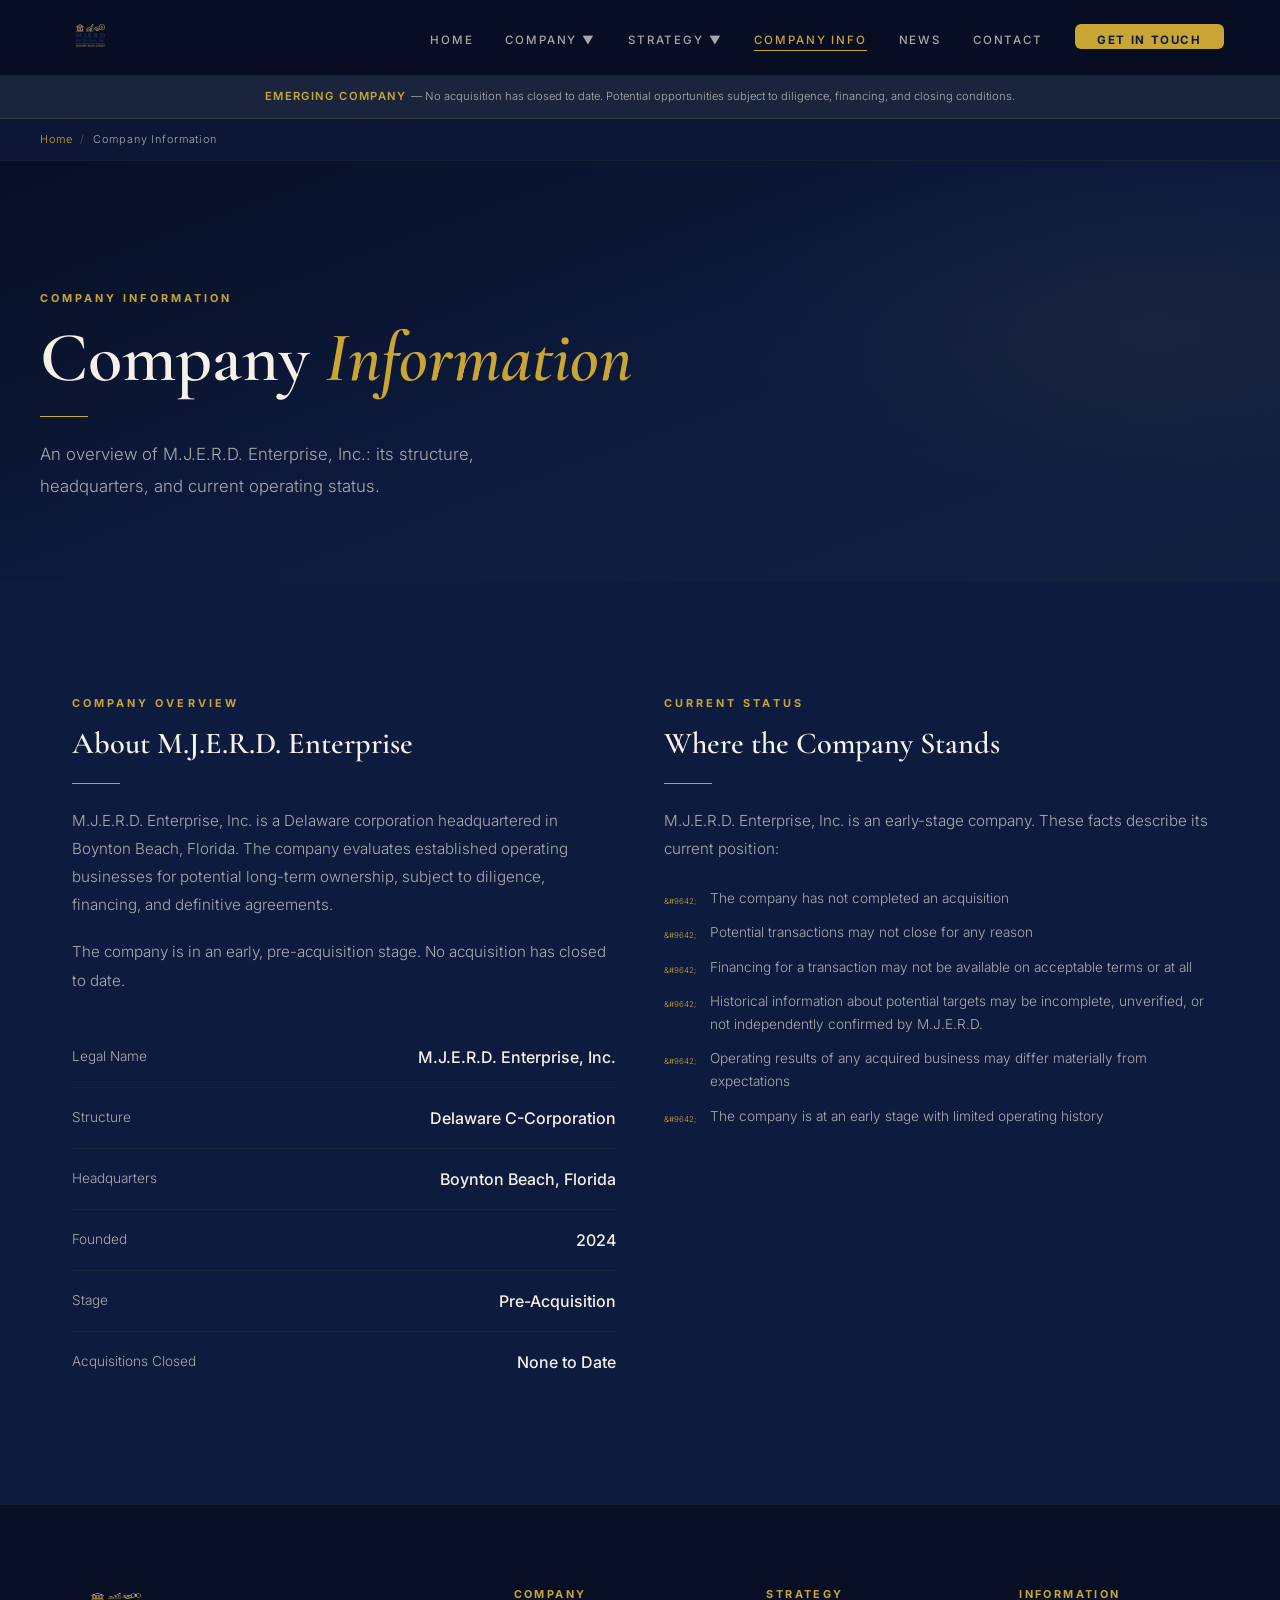
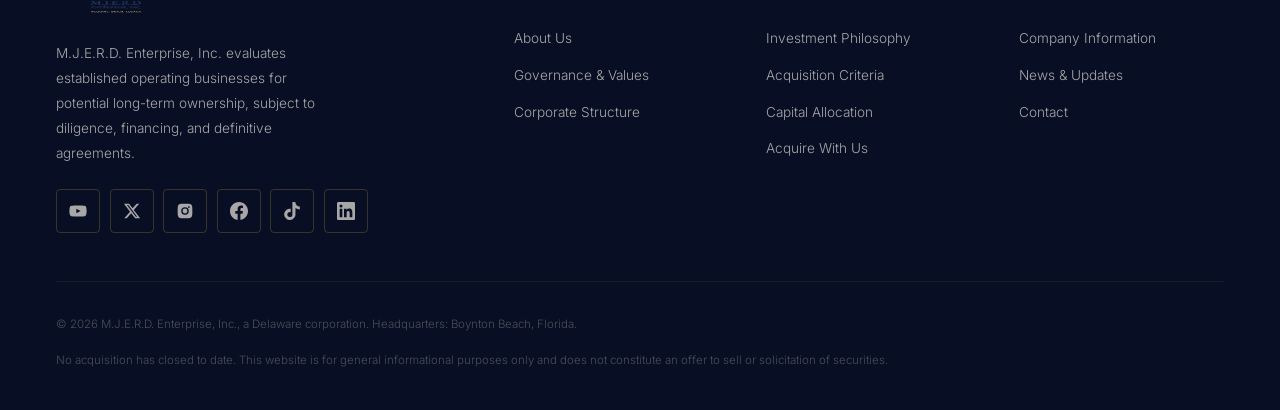
<file: company-information.html>
<!DOCTYPE html>
<html lang="en">
<head>
<meta charset="UTF-8"/>
<meta name="viewport" content="width=device-width,initial-scale=1.0"/>
<meta name="description" content="General company information for M.J.E.R.D. Enterprise, Inc., a Delaware corporation headquartered in Boynton Beach, Florida."/>
<meta property="og:title" content="Company Information — M.J.E.R.D. Enterprise, Inc."/>
<meta property="og:description" content="General company information for M.J.E.R.D. Enterprise, Inc., a Delaware corporation headquartered in Boynton Beach, Florida."/>
<meta property="og:type" content="website"/>
<meta property="og:url" content="https://mjerdenterprise.com/company-information.html"/>
<meta property="og:image" content="https://mjerdenterprise.com/logo-white.png"/>
<meta name="twitter:card" content="summary_large_image"/>
<link rel="canonical" href="https://mjerdenterprise.com/company-information.html"/>
<link rel="preconnect" href="https://fonts.googleapis.com"/>
<link rel="preconnect" href="https://fonts.gstatic.com" crossorigin/>
<link rel="stylesheet" href="style.css"/>
<title>Company Information — M.J.E.R.D. Enterprise, Inc.</title>
<script type="application/ld+json">{"@context":"https://schema.org","@type":"Corporation","name":"M.J.E.R.D. Enterprise, Inc.","url":"https://mjerdenterprise.com","description":"Delaware corporation evaluating established operating businesses for potential long-term ownership.","address":{"@type":"PostalAddress","addressLocality":"Boynton Beach","addressRegion":"FL","addressCountry":"US"},"foundingDate":"2024","founder":{"@type":"Person","name":"Martin J. Dacelin"}}</script>
<style>
.term-row{display:flex;justify-content:space-between;align-items:center;padding:1rem 0;border-bottom:1px solid rgba(201,165,52,.07)}
.term-row:last-child{border-bottom:none}
@media(max-width:768px){.two-col{grid-template-columns:1fr!important;gap:2.5rem!important}}
</style>
</head>
<body>
<a href="#main-content" class="skip-nav">Skip to main content</a>
<nav class="nav" aria-label="Main navigation">
  <a href="index.html" aria-label="M.J.E.R.D. Enterprise home"><img src="logo-white.png" alt="M.J.E.R.D. Enterprise, Inc." class="nav__logo" width="140" height="46" loading="eager"/></a>
  <ul class="nav__links" role="list">
    <li><a href="index.html" >Home</a></li>
    <li class="nav__dropdown"><a href="about.html" aria-haspopup="true" >Company &#9660;</a>
      <ul class="nav__dropdown-menu" role="list"><li><a href="about.html">About Us</a></li><li><a href="about.html#governance">Governance &amp; Values</a></li><li><a href="about.html#structure">Corporate Structure</a></li></ul></li>
    <li class="nav__dropdown"><a href="investment-philosophy.html" aria-haspopup="true" >Strategy &#9660;</a>
      <ul class="nav__dropdown-menu" role="list"><li><a href="investment-philosophy.html">Investment Philosophy</a></li><li><a href="acquisition-criteria.html">Acquisition Criteria</a></li><li><a href="capital-allocation.html">Capital Allocation</a></li><li><a href="acquire-with-us.html">Acquire With Us</a></li></ul></li>
    <li><a href="company-information.html" class='active'>Company Info</a></li>
    <li><a href="news.html" >News</a></li>
    <li><a href="contact.html" >Contact</a></li>
    <li><a href="contact.html" class="nav__cta">Get in Touch</a></li>
  </ul>
  <button class="nav__hamburger" aria-label="Open navigation menu" aria-expanded="false"><span></span><span></span><span></span></button>
</nav>
<div class="stage-banner" role="note"><p>Emerging Company <span>&#8212; No acquisition has closed to date. Potential opportunities subject to diligence, financing, and closing conditions.</span></p></div>
<nav class="breadcrumb" aria-label="Breadcrumb"><div class="breadcrumb__inner"><a href="index.html">Home</a><span class='breadcrumb__sep'>/</span><span>Company Information</span></div></nav>
<main id="main-content">
<div class="page-hero">
  <div class="page-hero__inner">
    <span class="label">Company Information</span>
    <h1 class="h1" style="margin-bottom:1rem">Company <span class="gold-text" style="font-style:italic">Information</span></h1>
    <div class="gold-rule"></div>
    <p class="body-lg" style="max-width:540px">An overview of M.J.E.R.D. Enterprise, Inc.: its structure, headquarters, and current operating status.</p>
  </div>
</div>
<section class="section">
  <div class="container">
    <div style="display:grid;grid-template-columns:1fr 1fr;gap:3rem" class="two-col">
      <div class="fade-up">
        <span class="label">Company Overview</span>
        <h2 class="h2" style="font-size:1.9rem;margin-bottom:.5rem">About M.J.E.R.D. Enterprise</h2>
        <div class="gold-rule"></div>
        <p class="body-md" style="margin-bottom:1.2rem">M.J.E.R.D. Enterprise, Inc. is a Delaware corporation headquartered in Boynton Beach, Florida. The company evaluates established operating businesses for potential long-term ownership, subject to diligence, financing, and definitive agreements.</p>
        <p class="body-md" style="margin-bottom:1.2rem">The company is in an early, pre-acquisition stage. No acquisition has closed to date.</p>
        <div style="margin-top:2rem">
          <div class="term-row"><span class="body-sm">Legal Name</span><span style="color:var(--cream);font-weight:500">M.J.E.R.D. Enterprise, Inc.</span></div>
          <div class="term-row"><span class="body-sm">Structure</span><span style="color:var(--cream);font-weight:500">Delaware C-Corporation</span></div>
          <div class="term-row"><span class="body-sm">Headquarters</span><span style="color:var(--cream);font-weight:500">Boynton Beach, Florida</span></div>
          <div class="term-row"><span class="body-sm">Founded</span><span style="color:var(--cream);font-weight:500">2024</span></div>
          <div class="term-row"><span class="body-sm">Stage</span><span style="color:var(--cream);font-weight:500">Pre-Acquisition</span></div>
          <div class="term-row"><span class="body-sm">Acquisitions Closed</span><span style="color:var(--cream);font-weight:500">None to Date</span></div>
        </div>
      </div>
      <div class="fade-up d1">
        <span class="label">Current Status</span>
        <h2 class="h2" style="font-size:1.9rem;margin-bottom:.5rem">Where the Company Stands</h2>
        <div class="gold-rule"></div>
        <p class="body-md" style="margin-bottom:1.5rem">M.J.E.R.D. Enterprise, Inc. is an early-stage company. These facts describe its current position:</p>
        <ul class="risk-list">
          <li>The company has not completed an acquisition</li>
          <li>Potential transactions may not close for any reason</li>
          <li>Financing for a transaction may not be available on acceptable terms or at all</li>
          <li>Historical information about potential targets may be incomplete, unverified, or not independently confirmed by M.J.E.R.D.</li>
          <li>Operating results of any acquired business may differ materially from expectations</li>
          <li>The company is at an early stage with limited operating history</li>
        </ul>
      </div>
    </div>
  </div>
</section>
</main>
<footer class="footer" role="contentinfo">
  <div class="footer__grid">
    <div class="footer__brand"><img src="logo-white.png" alt="M.J.E.R.D. Enterprise, Inc." width="120" height="40" loading="lazy"/>
      <p>M.J.E.R.D. Enterprise, Inc. evaluates established operating businesses for potential long-term ownership, subject to diligence, financing, and definitive agreements.</p>
      <div class="footer__social" aria-label="Social media links"><a href="https://youtube.com/@m.j.e.r.denterpriseinc" target="_blank" rel="noopener noreferrer" class="social-btn" aria-label="M.J.E.R.D. on YouTube (opens in new tab)"><svg width="18" height="18" viewBox="0 0 24 24" fill="currentColor" aria-hidden="true" focusable="false"><path d="M23 7.2a3 3 0 0 0-2.1-2.1C19 4.6 12 4.6 12 4.6s-7 0-8.9.5A3 3 0 0 0 1 7.2 31 31 0 0 0 .5 12a31 31 0 0 0 .5 4.8 3 3 0 0 0 2.1 2.1c1.9.5 8.9.5 8.9.5s7 0 8.9-.5a3 3 0 0 0 2.1-2.1 31 31 0 0 0 .5-4.8 31 31 0 0 0-.5-4.8zM9.75 15.02V8.98L15.5 12l-5.75 3.02z"/></svg></a>
        <a href="https://x.com/mjerdentinc" target="_blank" rel="noopener noreferrer" class="social-btn" aria-label="M.J.E.R.D. on X (opens in new tab)"><svg width="18" height="18" viewBox="0 0 24 24" fill="currentColor" aria-hidden="true" focusable="false"><path d="M18.24 2.25h3.31l-7.23 8.26 8.5 11.24h-6.66l-5.21-6.82-5.97 6.82H1.67l7.73-8.84L1.25 2.25h6.83l4.71 6.23 5.45-6.23zm-1.16 17.52h1.83L7.08 4.13H5.12l11.96 15.64z"/></svg></a>
        <a href="https://www.instagram.com/m.j.e.r.denterprise" target="_blank" rel="noopener noreferrer" class="social-btn" aria-label="M.J.E.R.D. on Instagram (opens in new tab)"><svg width="18" height="18" viewBox="0 0 24 24" fill="currentColor" aria-hidden="true" focusable="false"><path d="M12 2.2c3.2 0 3.6 0 4.8.1 3.3.1 4.8 1.7 4.9 4.9.1 1.3.1 1.6.1 4.8s0 3.6-.1 4.8c-.1 3.2-1.7 4.8-4.9 4.9-1.3.1-1.6.1-4.8.1s-3.6 0-4.8-.1c-3.3-.1-4.8-1.7-4.9-4.9C2.2 15.6 2.2 15.2 2.2 12s0-3.6.1-4.8C2.4 3.9 4 2.4 7.2 2.3 8.4 2.2 8.8 2.2 12 2.2zM12 7a5 5 0 1 0 0 10 5 5 0 0 0 0-10zm0 8.2a3.2 3.2 0 1 1 0-6.4 3.2 3.2 0 0 1 0 6.4zm5.2-9.6a1.2 1.2 0 1 0 0 2.4 1.2 1.2 0 0 0 0-2.4z"/></svg></a>
        <a href="https://www.facebook.com/share/17XXBZwZ75/" target="_blank" rel="noopener noreferrer" class="social-btn" aria-label="M.J.E.R.D. on Facebook (opens in new tab)"><svg width="18" height="18" viewBox="0 0 24 24" fill="currentColor" aria-hidden="true" focusable="false"><path d="M24 12.07C24 5.4 18.63 0 12 0S0 5.4 0 12.07C0 18.1 4.39 23.1 10.13 24v-8.44H7.08v-3.49h3.04V9.41c0-3.02 1.8-4.7 4.54-4.7 1.31 0 2.68.24 2.68.24v2.97h-1.5c-1.5 0-1.96.93-1.96 1.89v2.26h3.33l-.53 3.49h-2.8V24C19.62 23.1 24 18.1 24 12.07z"/></svg></a>
        <a href="https://www.tiktok.com/@mjerdenterpriseinc" target="_blank" rel="noopener noreferrer" class="social-btn" aria-label="M.J.E.R.D. on TikTok (opens in new tab)"><svg width="18" height="18" viewBox="0 0 24 24" fill="currentColor" aria-hidden="true" focusable="false"><path d="M12.53.02C13.84 0 15.14.01 16.44 0c.08 1.53.63 3.09 1.75 4.17 1.12 1.11 2.7 1.62 4.24 1.79v4.03a10.7 10.7 0 0 1-5.79-1.86c-.02 2.92 0 5.84-.03 8.75a7.6 7.6 0 0 1-1.35 3.95 7.46 7.46 0 0 1-5.92 3.2 7.3 7.3 0 0 1-4.1-1.03 7.56 7.56 0 0 1-3.66-5.73c-.02-.5-.03-1-.01-1.49a7.53 7.53 0 0 1 8.73-6.68c.02 1.48-.04 2.96-.04 4.44a3.43 3.43 0 0 0-4.38 2.12c-.21.51-.15 1.07-.14 1.61a3.42 3.42 0 0 0 3.52 2.88 3.37 3.37 0 0 0 2.78-1.62c.19-.33.4-.67.41-1.06.1-1.79.06-3.57.07-5.36.01-4.03-.01-8.05.02-12.07z"/></svg></a>
        <a href="https://www.linkedin.com/in/mjerd-enterprise-inc-9b5b19406" target="_blank" rel="noopener noreferrer" class="social-btn" aria-label="M.J.E.R.D. on LinkedIn (opens in new tab)"><svg width="18" height="18" viewBox="0 0 24 24" fill="currentColor" aria-hidden="true" focusable="false"><path d="M20.45 20.45h-3.56v-5.57c0-1.33-.02-3.04-1.85-3.04-1.85 0-2.14 1.45-2.14 2.94v5.67H9.35V9h3.41v1.56h.05a3.74 3.74 0 0 1 3.37-1.85c3.6 0 4.27 2.37 4.27 5.46v6.28zM5.34 7.43a2.06 2.06 0 1 1 0-4.13 2.06 2.06 0 0 1 0 4.13zM7.12 20.45H3.56V9h3.56v11.45zM22.22 0H1.77C.79 0 0 .77 0 1.73v20.54C0 23.23.79 24 1.77 24h20.45c.98 0 1.78-.77 1.78-1.73V1.73C24 .77 23.2 0 22.22 0z"/></svg></a></div>
    </div>
    <div class="footer__col"><h4>Company</h4><ul role="list"><li><a href="about.html">About Us</a></li><li><a href="about.html#governance">Governance &amp; Values</a></li><li><a href="about.html#structure">Corporate Structure</a></li></ul></div>
    <div class="footer__col"><h4>Strategy</h4><ul role="list"><li><a href="investment-philosophy.html">Investment Philosophy</a></li><li><a href="acquisition-criteria.html">Acquisition Criteria</a></li><li><a href="capital-allocation.html">Capital Allocation</a></li><li><a href="acquire-with-us.html">Acquire With Us</a></li></ul></div>
    <div class="footer__col"><h4>Information</h4><ul role="list"><li><a href="company-information.html">Company Information</a></li><li><a href="news.html">News &amp; Updates</a></li><li><a href="contact.html">Contact</a></li></ul></div>
  </div>
  <div class="footer__bottom">
    <p>&#169; 2026 M.J.E.R.D. Enterprise, Inc., a Delaware corporation. Headquarters: Boynton Beach, Florida.</p>
    <p>No acquisition has closed to date. This website is for general informational purposes only and does not constitute an offer to sell or solicitation of securities.</p>
  </div>
</footer>
<script src="main.js" defer></script>
</body>
</html>
</file>
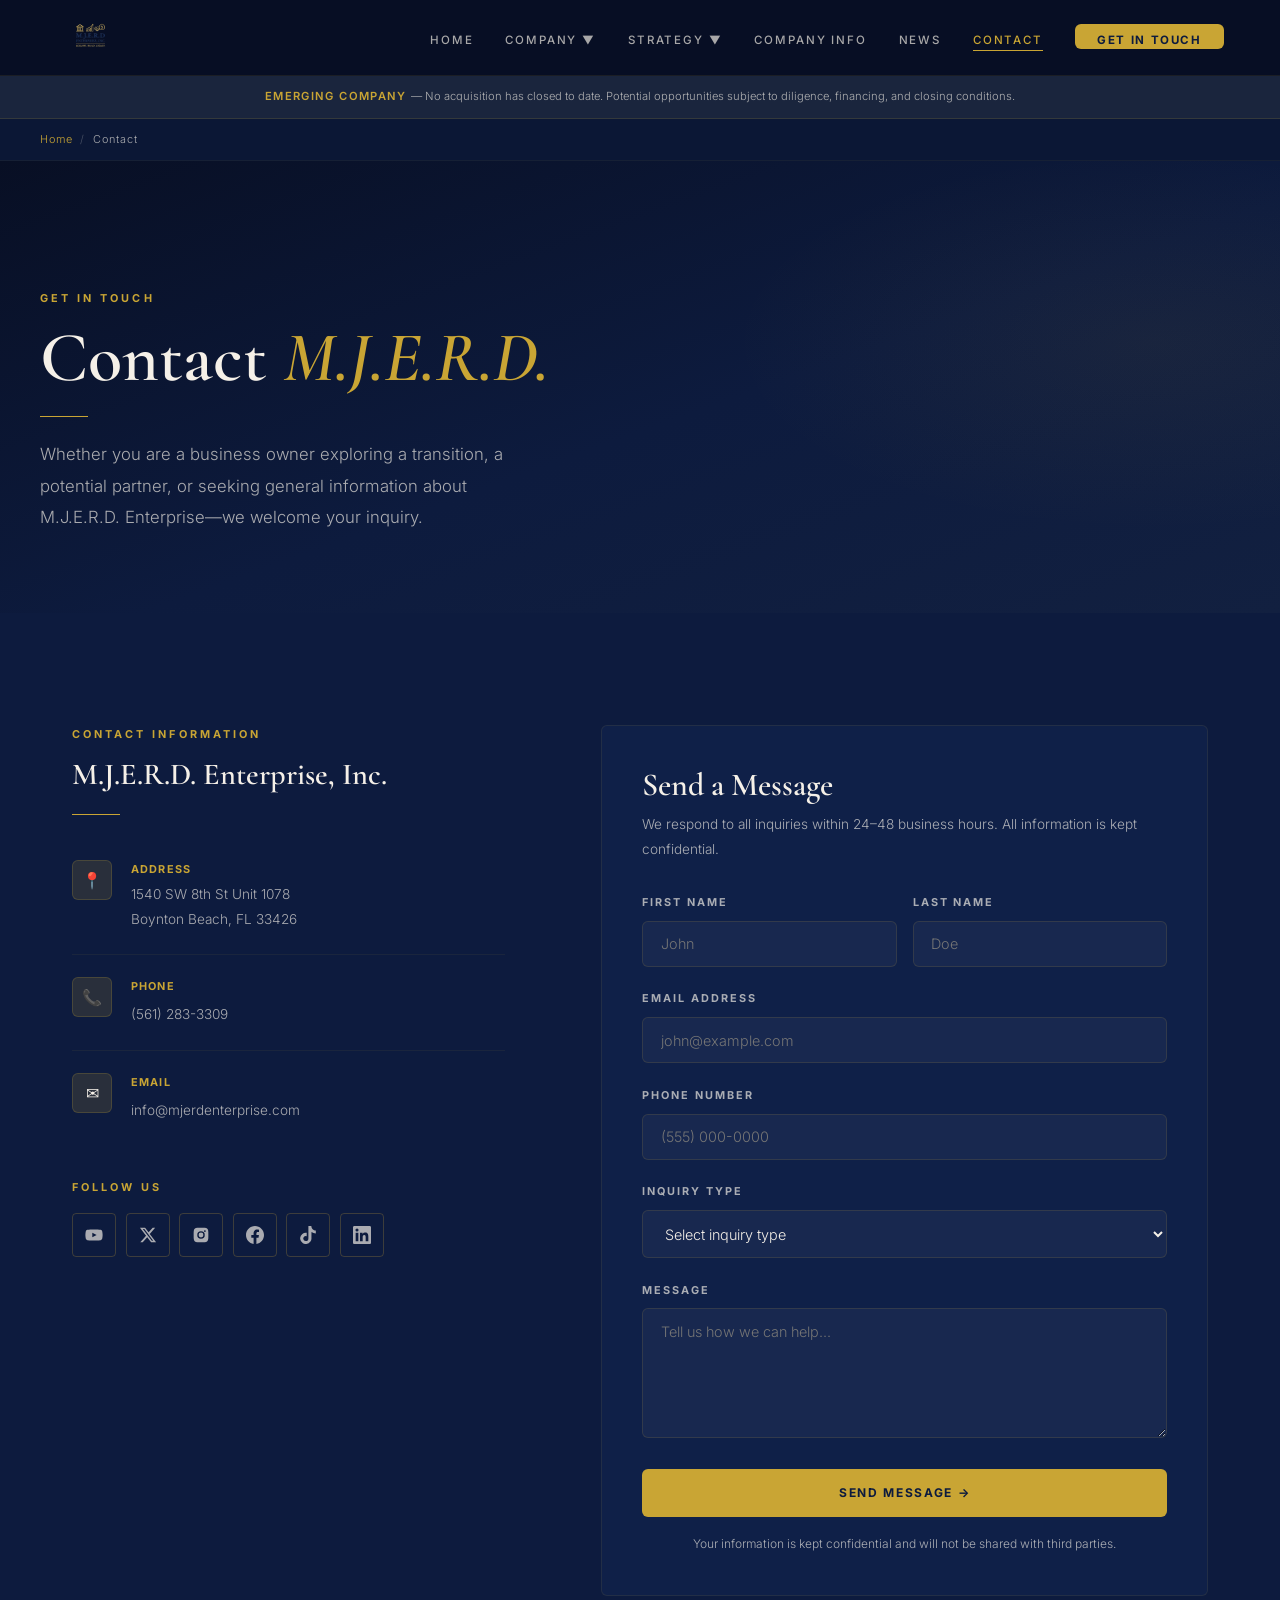
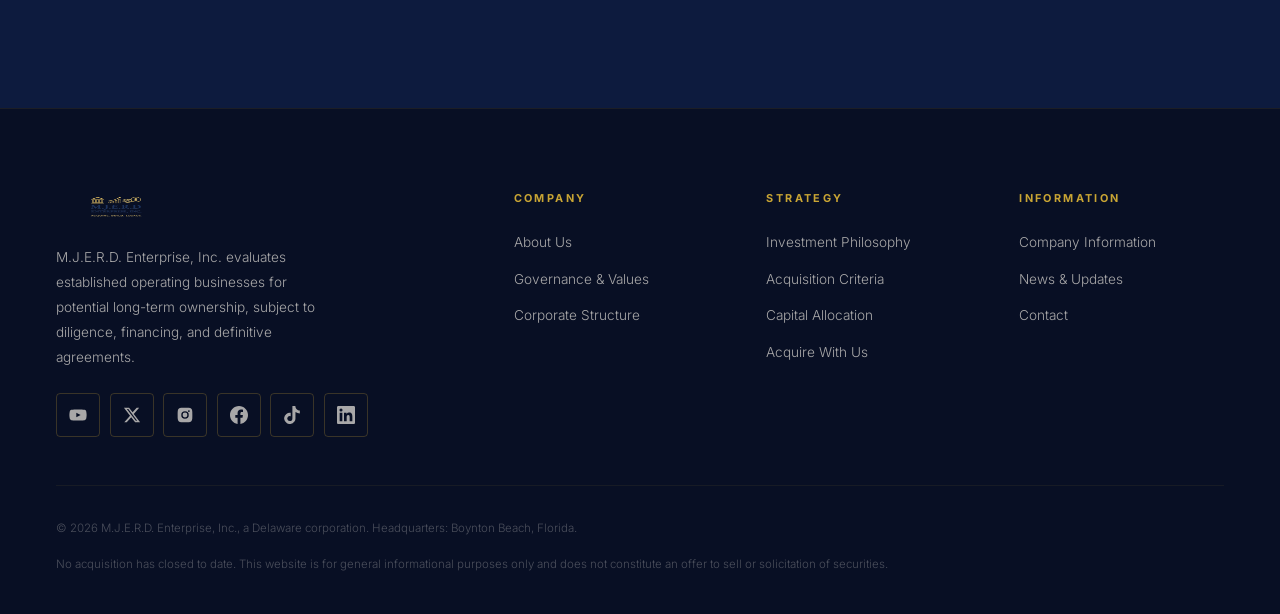
<file: contact.html>
<!DOCTYPE html>
<html lang="en">
<head>
<meta charset="UTF-8"/>
<meta name="viewport" content="width=device-width,initial-scale=1.0"/>
<meta name="description" content="Contact M.J.E.R.D. Enterprise, Inc. for business owner inquiries, partnership opportunities, or general questions."/>
<meta property="og:title" content="Contact — M.J.E.R.D. Enterprise, Inc."/>
<meta property="og:description" content="Contact M.J.E.R.D. Enterprise, Inc. for business owner inquiries, partnership opportunities, or general questions."/>
<meta property="og:type" content="website"/>
<meta property="og:url" content="https://mjerdenterprise.com/contact.html"/>
<meta property="og:image" content="https://mjerdenterprise.com/logo-white.png"/>
<meta name="twitter:card" content="summary_large_image"/>
<link rel="canonical" href="https://mjerdenterprise.com/contact.html"/>
<link rel="preconnect" href="https://fonts.googleapis.com"/>
<link rel="preconnect" href="https://fonts.gstatic.com" crossorigin/>
<link rel="stylesheet" href="style.css"/>
<title>Contact — M.J.E.R.D. Enterprise, Inc.</title>
<script type="application/ld+json">{"@context":"https://schema.org","@type":"Corporation","name":"M.J.E.R.D. Enterprise, Inc.","url":"https://mjerdenterprise.com","description":"Delaware corporation evaluating established operating businesses for potential long-term ownership.","address":{"@type":"PostalAddress","addressLocality":"Boynton Beach","addressRegion":"FL","addressCountry":"US"},"foundingDate":"2024","founder":{"@type":"Person","name":"Martin J. Dacelin"}}</script>
<style>
.term-row{display:flex;justify-content:space-between;align-items:center;padding:1rem 0;border-bottom:1px solid rgba(201,165,52,.07)}
.term-row:last-child{border-bottom:none}
@media(max-width:768px){.two-col{grid-template-columns:1fr!important;gap:2.5rem!important}}
</style>
</head>
<body>
<a href="#main-content" class="skip-nav">Skip to main content</a>
<nav class="nav" aria-label="Main navigation">
  <a href="index.html" aria-label="M.J.E.R.D. Enterprise home"><img src="logo-white.png" alt="M.J.E.R.D. Enterprise, Inc." class="nav__logo" width="140" height="46" loading="eager"/></a>
  <ul class="nav__links" role="list">
    <li><a href="index.html" >Home</a></li>
    <li class="nav__dropdown"><a href="about.html" aria-haspopup="true" >Company &#9660;</a>
      <ul class="nav__dropdown-menu" role="list"><li><a href="about.html">About Us</a></li><li><a href="about.html#governance">Governance &amp; Values</a></li><li><a href="about.html#structure">Corporate Structure</a></li></ul></li>
    <li class="nav__dropdown"><a href="investment-philosophy.html" aria-haspopup="true" >Strategy &#9660;</a>
      <ul class="nav__dropdown-menu" role="list"><li><a href="investment-philosophy.html">Investment Philosophy</a></li><li><a href="acquisition-criteria.html">Acquisition Criteria</a></li><li><a href="capital-allocation.html">Capital Allocation</a></li><li><a href="acquire-with-us.html">Acquire With Us</a></li></ul></li>
    <li><a href="company-information.html" >Company Info</a></li>
    <li><a href="news.html" >News</a></li>
    <li><a href="contact.html" class='active'>Contact</a></li>
    <li><a href="contact.html" class="nav__cta">Get in Touch</a></li>
  </ul>
  <button class="nav__hamburger" aria-label="Open navigation menu" aria-expanded="false"><span></span><span></span><span></span></button>
</nav>
<div class="stage-banner" role="note"><p>Emerging Company <span>&#8212; No acquisition has closed to date. Potential opportunities subject to diligence, financing, and closing conditions.</span></p></div>
<nav class="breadcrumb" aria-label="Breadcrumb"><div class="breadcrumb__inner"><a href="index.html">Home</a><span class='breadcrumb__sep'>/</span><span>Contact</span></div></nav>
<main id="main-content">
<div class="page-hero">
  <div class="page-hero__inner">
    <span class="label">Get in Touch</span>
    <h1 class="h1" style="margin-bottom:1rem">Contact <span class="gold-text" style="font-style:italic">M.J.E.R.D.</span></h1>
    <div class="gold-rule"></div>
    <p class="body-lg" style="max-width:500px">Whether you are a business owner exploring a transition, a potential partner, or seeking general information about M.J.E.R.D. Enterprise&#8212;we welcome your inquiry.</p>
  </div>
</div>
<section class="section">
  <div class="container two-col" style="display:grid;grid-template-columns:1fr 1.4fr;gap:6rem;align-items:start">
    <div class="fade-up">
      <span class="label">Contact Information</span>
      <h2 class="h2" style="font-size:1.9rem;margin-bottom:.5rem">M.J.E.R.D. Enterprise, Inc.</h2>
      <div class="gold-rule"></div>
      <div>
        <div style="display:flex;gap:1.2rem;align-items:flex-start;padding:1.4rem 0;border-bottom:1px solid rgba(201,165,52,.07)">
          <div style="width:40px;height:40px;min-width:40px;background:var(--gold-dim);border:1px solid rgba(201,165,52,.2);border-radius:var(--radius);display:flex;align-items:center;justify-content:center;font-size:1rem">&#128205;</div>
          <div><div style="font-size:.68rem;font-weight:700;letter-spacing:.1em;text-transform:uppercase;color:var(--gold);margin-bottom:.2rem">Address</div><p class="body-sm">1540 SW 8th St Unit 1078<br>Boynton Beach, FL 33426</p></div>
        </div>
        <div style="display:flex;gap:1.2rem;align-items:flex-start;padding:1.4rem 0;border-bottom:1px solid rgba(201,165,52,.07)">
          <div style="width:40px;height:40px;min-width:40px;background:var(--gold-dim);border:1px solid rgba(201,165,52,.2);border-radius:var(--radius);display:flex;align-items:center;justify-content:center;font-size:1rem">&#128222;</div>
          <div><div style="font-size:.68rem;font-weight:700;letter-spacing:.1em;text-transform:uppercase;color:var(--gold);margin-bottom:.2rem">Phone</div><a href="tel:5612833309" class="body-sm">(561) 283-3309</a></div>
        </div>
        <div style="display:flex;gap:1.2rem;align-items:flex-start;padding:1.4rem 0">
          <div style="width:40px;height:40px;min-width:40px;background:var(--gold-dim);border:1px solid rgba(201,165,52,.2);border-radius:var(--radius);display:flex;align-items:center;justify-content:center;font-size:1rem">&#9993;</div>
          <div><div style="font-size:.68rem;font-weight:700;letter-spacing:.1em;text-transform:uppercase;color:var(--gold);margin-bottom:.2rem">Email</div><a href="mailto:info@mjerdenterprise.com" class="body-sm">info@mjerdenterprise.com</a></div>
        </div>
      </div>
      <div style="margin-top:2rem">
        <span class="label">Follow Us</span>
        <div class="footer__social" style="margin-top:1rem" aria-label="Social media links"><a href="https://youtube.com/@m.j.e.r.denterpriseinc" target="_blank" rel="noopener noreferrer" class="social-btn" aria-label="M.J.E.R.D. on YouTube (opens in new tab)"><svg width="18" height="18" viewBox="0 0 24 24" fill="currentColor" aria-hidden="true" focusable="false"><path d="M23 7.2a3 3 0 0 0-2.1-2.1C19 4.6 12 4.6 12 4.6s-7 0-8.9.5A3 3 0 0 0 1 7.2 31 31 0 0 0 .5 12a31 31 0 0 0 .5 4.8 3 3 0 0 0 2.1 2.1c1.9.5 8.9.5 8.9.5s7 0 8.9-.5a3 3 0 0 0 2.1-2.1 31 31 0 0 0 .5-4.8 31 31 0 0 0-.5-4.8zM9.75 15.02V8.98L15.5 12l-5.75 3.02z"/></svg></a>
        <a href="https://x.com/mjerdentinc" target="_blank" rel="noopener noreferrer" class="social-btn" aria-label="M.J.E.R.D. on X (opens in new tab)"><svg width="18" height="18" viewBox="0 0 24 24" fill="currentColor" aria-hidden="true" focusable="false"><path d="M18.24 2.25h3.31l-7.23 8.26 8.5 11.24h-6.66l-5.21-6.82-5.97 6.82H1.67l7.73-8.84L1.25 2.25h6.83l4.71 6.23 5.45-6.23zm-1.16 17.52h1.83L7.08 4.13H5.12l11.96 15.64z"/></svg></a>
        <a href="https://www.instagram.com/m.j.e.r.denterprise" target="_blank" rel="noopener noreferrer" class="social-btn" aria-label="M.J.E.R.D. on Instagram (opens in new tab)"><svg width="18" height="18" viewBox="0 0 24 24" fill="currentColor" aria-hidden="true" focusable="false"><path d="M12 2.2c3.2 0 3.6 0 4.8.1 3.3.1 4.8 1.7 4.9 4.9.1 1.3.1 1.6.1 4.8s0 3.6-.1 4.8c-.1 3.2-1.7 4.8-4.9 4.9-1.3.1-1.6.1-4.8.1s-3.6 0-4.8-.1c-3.3-.1-4.8-1.7-4.9-4.9C2.2 15.6 2.2 15.2 2.2 12s0-3.6.1-4.8C2.4 3.9 4 2.4 7.2 2.3 8.4 2.2 8.8 2.2 12 2.2zM12 7a5 5 0 1 0 0 10 5 5 0 0 0 0-10zm0 8.2a3.2 3.2 0 1 1 0-6.4 3.2 3.2 0 0 1 0 6.4zm5.2-9.6a1.2 1.2 0 1 0 0 2.4 1.2 1.2 0 0 0 0-2.4z"/></svg></a>
        <a href="https://www.facebook.com/share/17XXBZwZ75/" target="_blank" rel="noopener noreferrer" class="social-btn" aria-label="M.J.E.R.D. on Facebook (opens in new tab)"><svg width="18" height="18" viewBox="0 0 24 24" fill="currentColor" aria-hidden="true" focusable="false"><path d="M24 12.07C24 5.4 18.63 0 12 0S0 5.4 0 12.07C0 18.1 4.39 23.1 10.13 24v-8.44H7.08v-3.49h3.04V9.41c0-3.02 1.8-4.7 4.54-4.7 1.31 0 2.68.24 2.68.24v2.97h-1.5c-1.5 0-1.96.93-1.96 1.89v2.26h3.33l-.53 3.49h-2.8V24C19.62 23.1 24 18.1 24 12.07z"/></svg></a>
        <a href="https://www.tiktok.com/@mjerdenterpriseinc" target="_blank" rel="noopener noreferrer" class="social-btn" aria-label="M.J.E.R.D. on TikTok (opens in new tab)"><svg width="18" height="18" viewBox="0 0 24 24" fill="currentColor" aria-hidden="true" focusable="false"><path d="M12.53.02C13.84 0 15.14.01 16.44 0c.08 1.53.63 3.09 1.75 4.17 1.12 1.11 2.7 1.62 4.24 1.79v4.03a10.7 10.7 0 0 1-5.79-1.86c-.02 2.92 0 5.84-.03 8.75a7.6 7.6 0 0 1-1.35 3.95 7.46 7.46 0 0 1-5.92 3.2 7.3 7.3 0 0 1-4.1-1.03 7.56 7.56 0 0 1-3.66-5.73c-.02-.5-.03-1-.01-1.49a7.53 7.53 0 0 1 8.73-6.68c.02 1.48-.04 2.96-.04 4.44a3.43 3.43 0 0 0-4.38 2.12c-.21.51-.15 1.07-.14 1.61a3.42 3.42 0 0 0 3.52 2.88 3.37 3.37 0 0 0 2.78-1.62c.19-.33.4-.67.41-1.06.1-1.79.06-3.57.07-5.36.01-4.03-.01-8.05.02-12.07z"/></svg></a>
        <a href="https://www.linkedin.com/in/mjerd-enterprise-inc-9b5b19406" target="_blank" rel="noopener noreferrer" class="social-btn" aria-label="M.J.E.R.D. on LinkedIn (opens in new tab)"><svg width="18" height="18" viewBox="0 0 24 24" fill="currentColor" aria-hidden="true" focusable="false"><path d="M20.45 20.45h-3.56v-5.57c0-1.33-.02-3.04-1.85-3.04-1.85 0-2.14 1.45-2.14 2.94v5.67H9.35V9h3.41v1.56h.05a3.74 3.74 0 0 1 3.37-1.85c3.6 0 4.27 2.37 4.27 5.46v6.28zM5.34 7.43a2.06 2.06 0 1 1 0-4.13 2.06 2.06 0 0 1 0 4.13zM7.12 20.45H3.56V9h3.56v11.45zM22.22 0H1.77C.79 0 0 .77 0 1.73v20.54C0 23.23.79 24 1.77 24h20.45c.98 0 1.78-.77 1.78-1.73V1.73C24 .77 23.2 0 22.22 0z"/></svg></a></div>
      </div>
    </div>
    <div class="fade-up d1">
      <div class="card">
        <h2 class="h3" style="margin-bottom:.5rem">Send a Message</h2>
        <p class="body-sm" style="margin-bottom:2rem">We respond to all inquiries within 24&#8211;48 business hours. All information is kept confidential.</p>
        <div id="form-body">
          <form id="contact-form" action="https://formsubmit.co/info@mjerdenterprise.com" method="POST" novalidate aria-label="Contact form">
            <input type="hidden" name="_subject" value="New Contact Form Message - mjerdenterprise.com"/>
            <input type="hidden" name="_template" value="table"/>
            <input type="hidden" name="_captcha" value="false"/>
            <input type="hidden" name="_next" value="https://mjerdenterprise.com/contact.html"/>
            <input type="text" name="_honey" style="display:none" tabindex="-1" autocomplete="off" aria-hidden="true"/>
            <div class="form__row">
              <div class="form__group"><label class="form__label" for="firstName">First Name</label><input class="form__input" type="text" id="firstName" name="First Name" placeholder="John" required autocomplete="given-name"/></div>
              <div class="form__group"><label class="form__label" for="lastName">Last Name</label><input class="form__input" type="text" id="lastName" name="Last Name" placeholder="Doe" required autocomplete="family-name"/></div>
            </div>
            <div class="form__group"><label class="form__label" for="email">Email Address</label><input class="form__input" type="email" id="email" name="email" placeholder="john@example.com" required autocomplete="email"/></div>
            <div class="form__group"><label class="form__label" for="phone">Phone Number</label><input class="form__input" type="tel" id="phone" name="Phone" placeholder="(555) 000-0000" autocomplete="tel"/></div>
            <div class="form__group">
              <label class="form__label" for="inquiry">Inquiry Type</label>
              <select class="form__select" id="inquiry" name="Inquiry Type" required>
                <option value="" disabled selected>Select inquiry type</option>
                <option>Business Owner &#8212; Exploring a Transition</option>
                <option>Strategic Partner</option>
                <option>Referral Source</option>
                <option>Capital Partner</option>
                <option>Media / Press</option>
                <option>General Inquiry</option>
              </select>
            </div>
            <div class="form__group"><label class="form__label" for="message">Message</label><textarea class="form__textarea" id="message" name="Message" placeholder="Tell us how we can help..." required></textarea></div>
            <button type="submit" class="btn btn--gold" style="width:100%;justify-content:center">Send Message &#8594;</button>
            <p class="body-sm form-error" role="alert" style="display:none;text-align:center;margin-top:1rem;color:#e07a6a">Sorry, your message could not be sent. Please email us directly at <a href="mailto:info@mjerdenterprise.com" style="color:var(--gold)">info@mjerdenterprise.com</a>.</p>
            <p class="body-sm" style="text-align:center;margin-top:1rem;font-size:.75rem">Your information is kept confidential and will not be shared with third parties.</p>
          </form>
        </div>
        <div id="form-success" style="display:none;text-align:center;padding:3rem 1rem" aria-live="polite">
          <div style="font-size:2.5rem;margin-bottom:1rem">&#10003;</div>
          <h3 class="h3" style="color:var(--gold);margin-bottom:.8rem">Message Received</h3>
          <p class="body-md">Thank you for reaching out. We will be in touch within 24&#8211;48 business hours.</p>
        </div>
      </div>
    </div>
  </div>
</section>
</main>
<footer class="footer" role="contentinfo">
  <div class="footer__grid">
    <div class="footer__brand"><img src="logo-white.png" alt="M.J.E.R.D. Enterprise, Inc." width="120" height="40" loading="lazy"/>
      <p>M.J.E.R.D. Enterprise, Inc. evaluates established operating businesses for potential long-term ownership, subject to diligence, financing, and definitive agreements.</p>
      <div class="footer__social" aria-label="Social media links"><a href="https://youtube.com/@m.j.e.r.denterpriseinc" target="_blank" rel="noopener noreferrer" class="social-btn" aria-label="M.J.E.R.D. on YouTube (opens in new tab)"><svg width="18" height="18" viewBox="0 0 24 24" fill="currentColor" aria-hidden="true" focusable="false"><path d="M23 7.2a3 3 0 0 0-2.1-2.1C19 4.6 12 4.6 12 4.6s-7 0-8.9.5A3 3 0 0 0 1 7.2 31 31 0 0 0 .5 12a31 31 0 0 0 .5 4.8 3 3 0 0 0 2.1 2.1c1.9.5 8.9.5 8.9.5s7 0 8.9-.5a3 3 0 0 0 2.1-2.1 31 31 0 0 0 .5-4.8 31 31 0 0 0-.5-4.8zM9.75 15.02V8.98L15.5 12l-5.75 3.02z"/></svg></a>
        <a href="https://x.com/mjerdentinc" target="_blank" rel="noopener noreferrer" class="social-btn" aria-label="M.J.E.R.D. on X (opens in new tab)"><svg width="18" height="18" viewBox="0 0 24 24" fill="currentColor" aria-hidden="true" focusable="false"><path d="M18.24 2.25h3.31l-7.23 8.26 8.5 11.24h-6.66l-5.21-6.82-5.97 6.82H1.67l7.73-8.84L1.25 2.25h6.83l4.71 6.23 5.45-6.23zm-1.16 17.52h1.83L7.08 4.13H5.12l11.96 15.64z"/></svg></a>
        <a href="https://www.instagram.com/m.j.e.r.denterprise" target="_blank" rel="noopener noreferrer" class="social-btn" aria-label="M.J.E.R.D. on Instagram (opens in new tab)"><svg width="18" height="18" viewBox="0 0 24 24" fill="currentColor" aria-hidden="true" focusable="false"><path d="M12 2.2c3.2 0 3.6 0 4.8.1 3.3.1 4.8 1.7 4.9 4.9.1 1.3.1 1.6.1 4.8s0 3.6-.1 4.8c-.1 3.2-1.7 4.8-4.9 4.9-1.3.1-1.6.1-4.8.1s-3.6 0-4.8-.1c-3.3-.1-4.8-1.7-4.9-4.9C2.2 15.6 2.2 15.2 2.2 12s0-3.6.1-4.8C2.4 3.9 4 2.4 7.2 2.3 8.4 2.2 8.8 2.2 12 2.2zM12 7a5 5 0 1 0 0 10 5 5 0 0 0 0-10zm0 8.2a3.2 3.2 0 1 1 0-6.4 3.2 3.2 0 0 1 0 6.4zm5.2-9.6a1.2 1.2 0 1 0 0 2.4 1.2 1.2 0 0 0 0-2.4z"/></svg></a>
        <a href="https://www.facebook.com/share/17XXBZwZ75/" target="_blank" rel="noopener noreferrer" class="social-btn" aria-label="M.J.E.R.D. on Facebook (opens in new tab)"><svg width="18" height="18" viewBox="0 0 24 24" fill="currentColor" aria-hidden="true" focusable="false"><path d="M24 12.07C24 5.4 18.63 0 12 0S0 5.4 0 12.07C0 18.1 4.39 23.1 10.13 24v-8.44H7.08v-3.49h3.04V9.41c0-3.02 1.8-4.7 4.54-4.7 1.31 0 2.68.24 2.68.24v2.97h-1.5c-1.5 0-1.96.93-1.96 1.89v2.26h3.33l-.53 3.49h-2.8V24C19.62 23.1 24 18.1 24 12.07z"/></svg></a>
        <a href="https://www.tiktok.com/@mjerdenterpriseinc" target="_blank" rel="noopener noreferrer" class="social-btn" aria-label="M.J.E.R.D. on TikTok (opens in new tab)"><svg width="18" height="18" viewBox="0 0 24 24" fill="currentColor" aria-hidden="true" focusable="false"><path d="M12.53.02C13.84 0 15.14.01 16.44 0c.08 1.53.63 3.09 1.75 4.17 1.12 1.11 2.7 1.62 4.24 1.79v4.03a10.7 10.7 0 0 1-5.79-1.86c-.02 2.92 0 5.84-.03 8.75a7.6 7.6 0 0 1-1.35 3.95 7.46 7.46 0 0 1-5.92 3.2 7.3 7.3 0 0 1-4.1-1.03 7.56 7.56 0 0 1-3.66-5.73c-.02-.5-.03-1-.01-1.49a7.53 7.53 0 0 1 8.73-6.68c.02 1.48-.04 2.96-.04 4.44a3.43 3.43 0 0 0-4.38 2.12c-.21.51-.15 1.07-.14 1.61a3.42 3.42 0 0 0 3.52 2.88 3.37 3.37 0 0 0 2.78-1.62c.19-.33.4-.67.41-1.06.1-1.79.06-3.57.07-5.36.01-4.03-.01-8.05.02-12.07z"/></svg></a>
        <a href="https://www.linkedin.com/in/mjerd-enterprise-inc-9b5b19406" target="_blank" rel="noopener noreferrer" class="social-btn" aria-label="M.J.E.R.D. on LinkedIn (opens in new tab)"><svg width="18" height="18" viewBox="0 0 24 24" fill="currentColor" aria-hidden="true" focusable="false"><path d="M20.45 20.45h-3.56v-5.57c0-1.33-.02-3.04-1.85-3.04-1.85 0-2.14 1.45-2.14 2.94v5.67H9.35V9h3.41v1.56h.05a3.74 3.74 0 0 1 3.37-1.85c3.6 0 4.27 2.37 4.27 5.46v6.28zM5.34 7.43a2.06 2.06 0 1 1 0-4.13 2.06 2.06 0 0 1 0 4.13zM7.12 20.45H3.56V9h3.56v11.45zM22.22 0H1.77C.79 0 0 .77 0 1.73v20.54C0 23.23.79 24 1.77 24h20.45c.98 0 1.78-.77 1.78-1.73V1.73C24 .77 23.2 0 22.22 0z"/></svg></a></div>
    </div>
    <div class="footer__col"><h4>Company</h4><ul role="list"><li><a href="about.html">About Us</a></li><li><a href="about.html#governance">Governance &amp; Values</a></li><li><a href="about.html#structure">Corporate Structure</a></li></ul></div>
    <div class="footer__col"><h4>Strategy</h4><ul role="list"><li><a href="investment-philosophy.html">Investment Philosophy</a></li><li><a href="acquisition-criteria.html">Acquisition Criteria</a></li><li><a href="capital-allocation.html">Capital Allocation</a></li><li><a href="acquire-with-us.html">Acquire With Us</a></li></ul></div>
    <div class="footer__col"><h4>Information</h4><ul role="list"><li><a href="company-information.html">Company Information</a></li><li><a href="news.html">News &amp; Updates</a></li><li><a href="contact.html">Contact</a></li></ul></div>
  </div>
  <div class="footer__bottom">
    <p>&#169; 2026 M.J.E.R.D. Enterprise, Inc., a Delaware corporation. Headquarters: Boynton Beach, Florida.</p>
    <p>No acquisition has closed to date. This website is for general informational purposes only and does not constitute an offer to sell or solicitation of securities.</p>
  </div>
</footer>
<script src="main.js" defer></script>
</body>
</html>
</file>
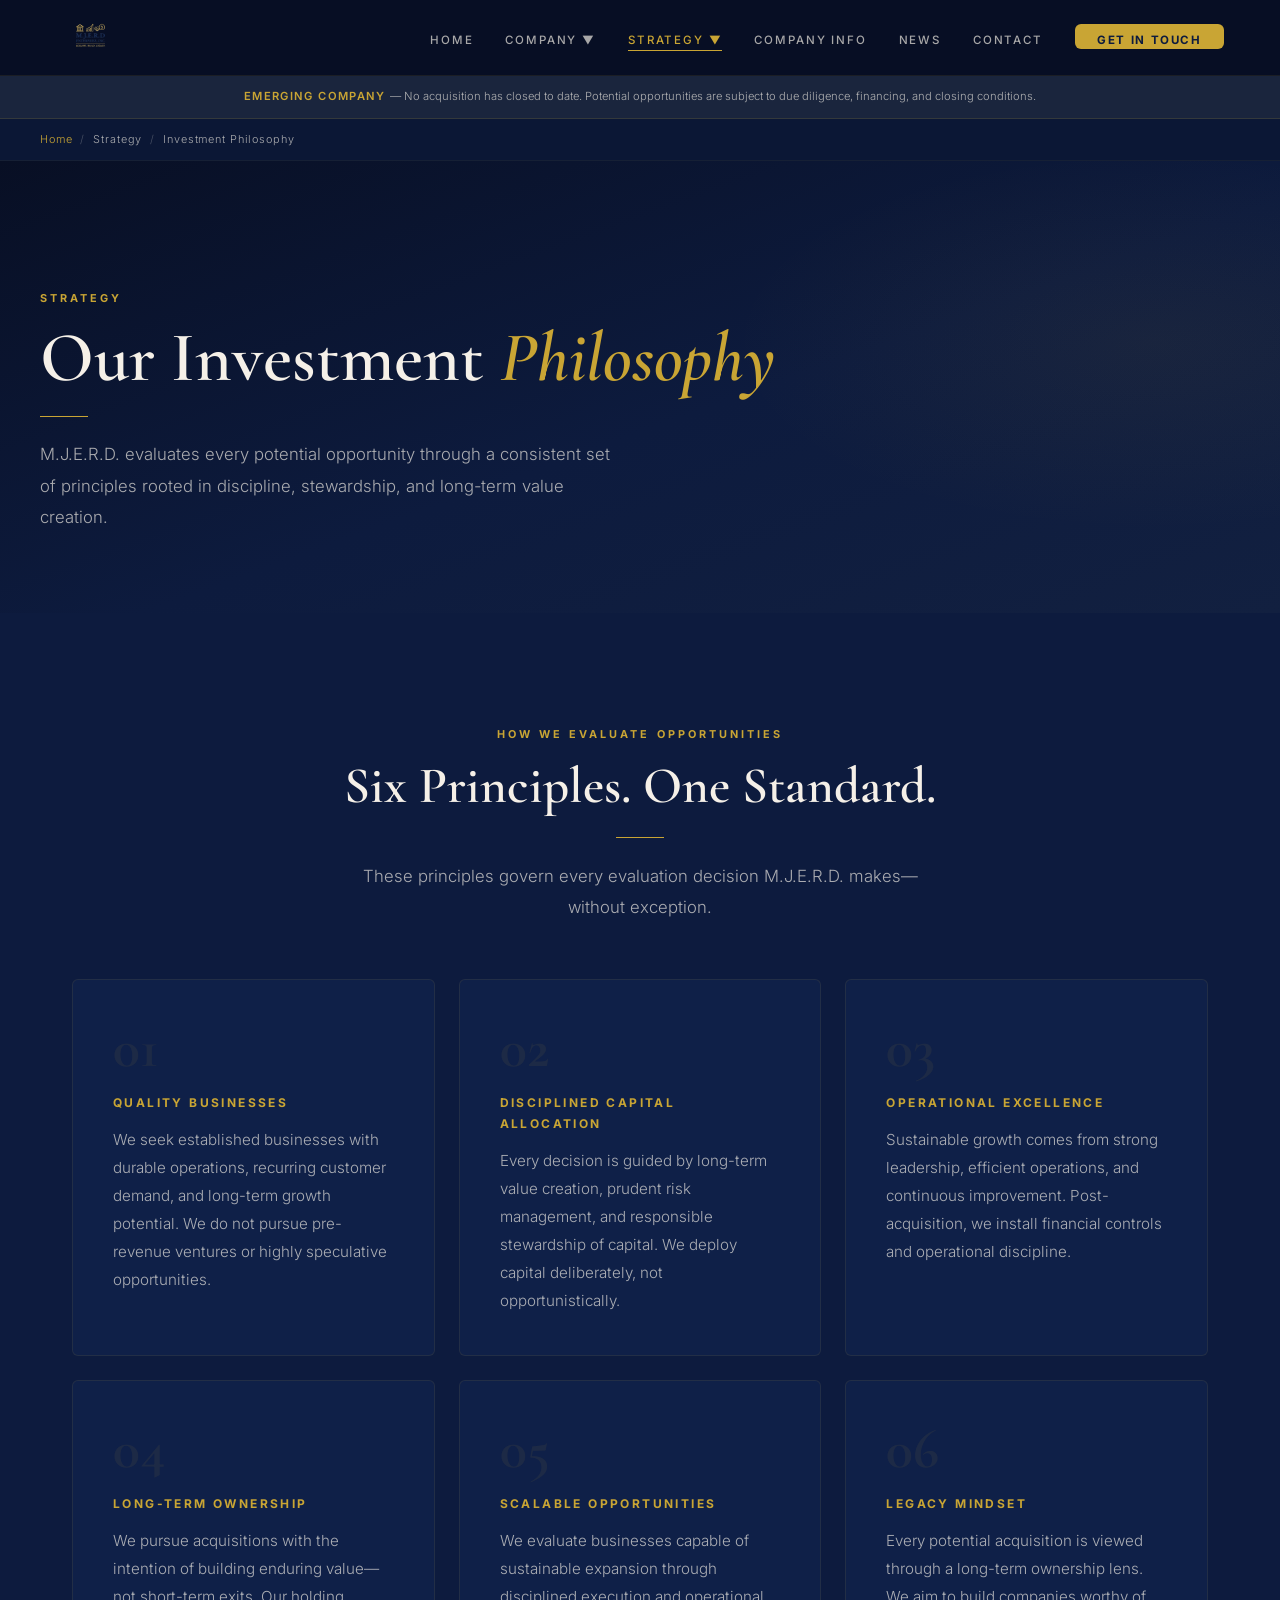
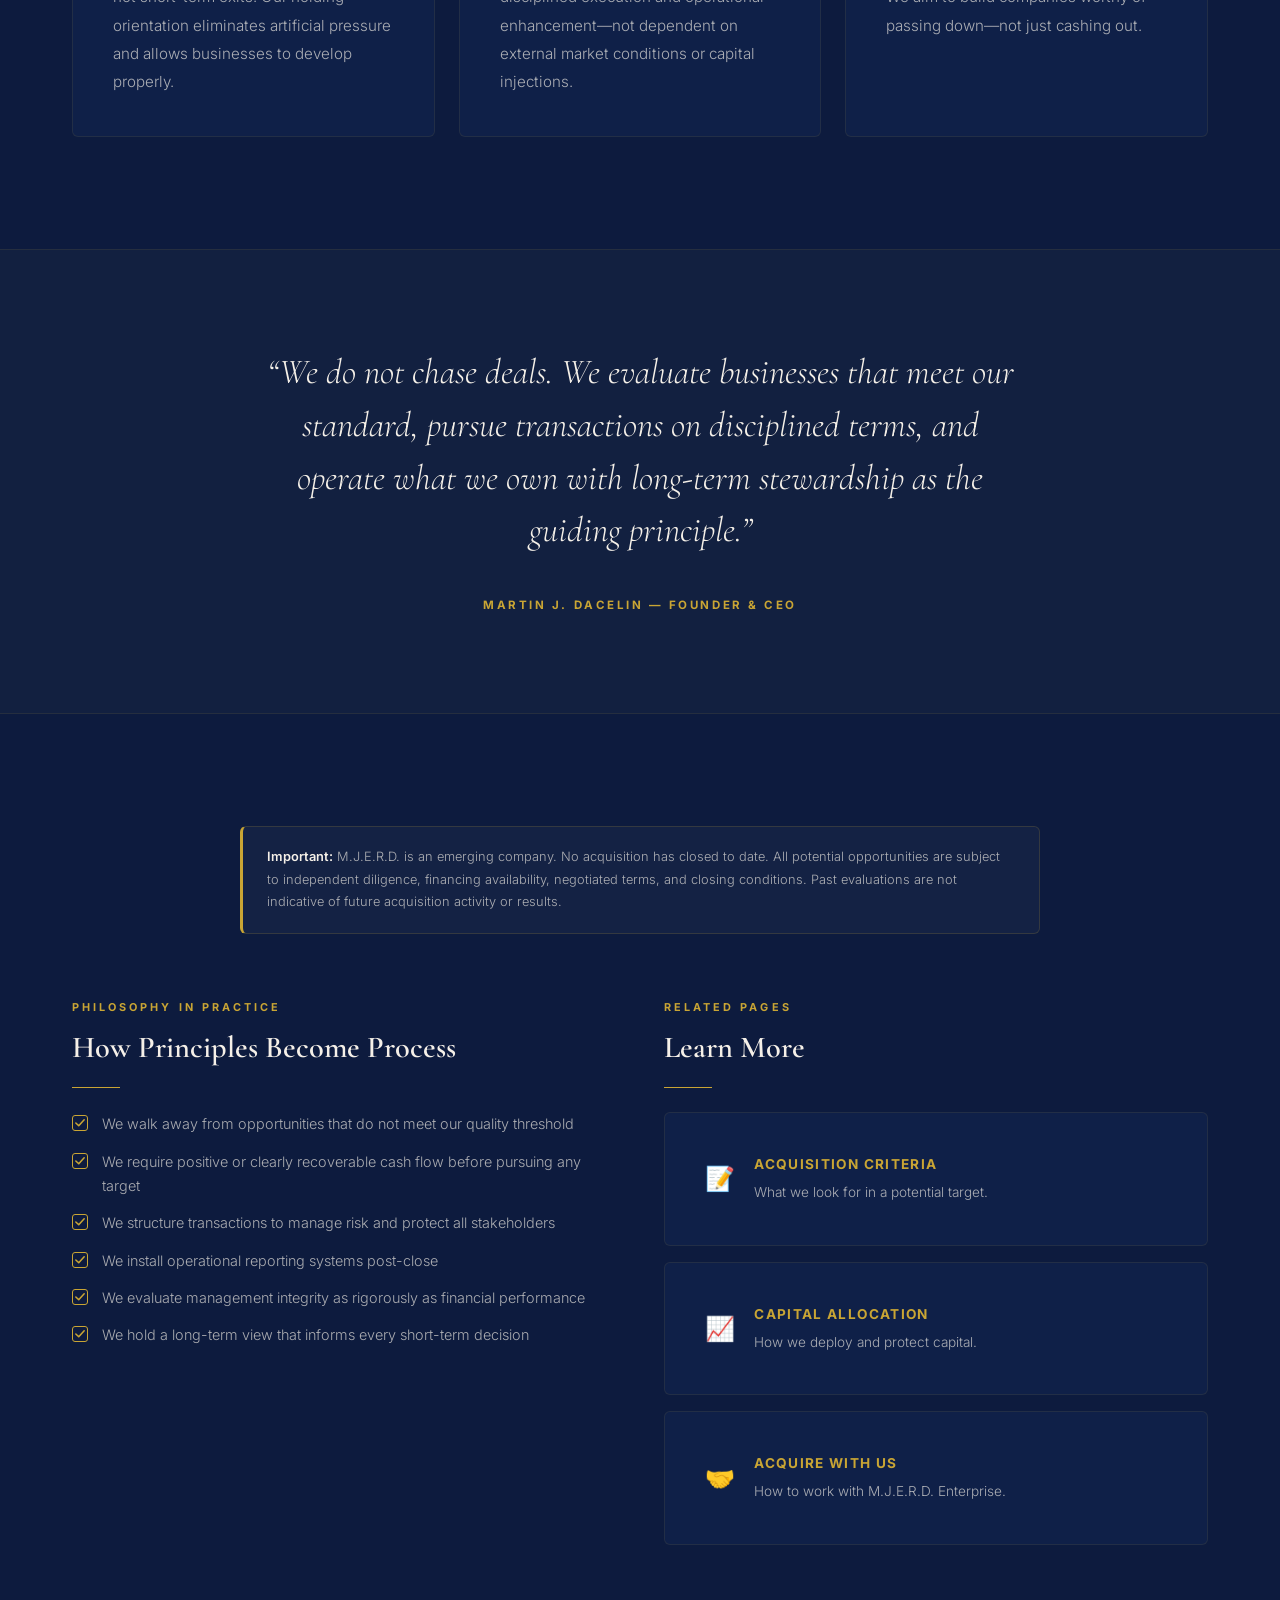
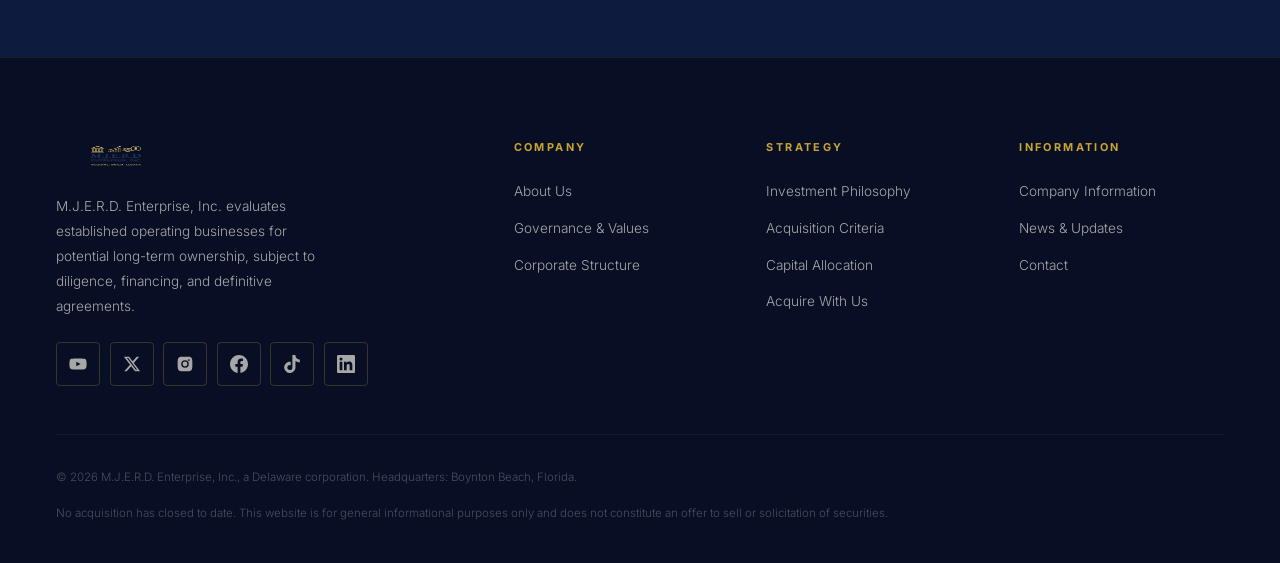
<file: investment-philosophy.html>
<!DOCTYPE html>
<html lang="en">
<head>
<meta charset="UTF-8"/>
<meta name="viewport" content="width=device-width,initial-scale=1.0"/>
<meta name="description" content="M.J.E.R.D. Enterprise evaluates every potential acquisition through six core principles: Quality Businesses, Disciplined Capital Allocation, Operational Excellence, Long-Term Ownership, Scalable Opportunities, and Legacy Mindset."/>
<meta property="og:title" content="Investment Philosophy — M.J.E.R.D. Enterprise, Inc."/>
<meta property="og:description" content="M.J.E.R.D. Enterprise evaluates every potential acquisition through six core principles: Quality Businesses, Disciplined Capital Allocation, Operational Excellence, Long-Term Ownership, Scalable Opportunities, and Legacy Mindset."/>
<meta property="og:type" content="website"/>
<meta property="og:url" content="https://mjerdenterprise.com/investment-philosophy.html"/>
<meta property="og:image" content="https://mjerdenterprise.com/logo-white.png"/>
<meta name="twitter:card" content="summary_large_image"/>
<link rel="canonical" href="https://mjerdenterprise.com/investment-philosophy.html"/>
<link rel="preconnect" href="https://fonts.googleapis.com"/>
<link rel="preconnect" href="https://fonts.gstatic.com" crossorigin/>
<link rel="stylesheet" href="style.css"/>
<title>Investment Philosophy — M.J.E.R.D. Enterprise, Inc.</title>
<script type="application/ld+json">{"@context":"https://schema.org","@type":"Corporation","name":"M.J.E.R.D. Enterprise, Inc.","legalName":"M.J.E.R.D. Enterprise, Inc.","url":"https://mjerdenterprise.com","logo":"https://mjerdenterprise.com/logo-white.png","description":"M.J.E.R.D. Enterprise, Inc. is a Delaware corporation evaluating established operating businesses for potential long-term ownership.","address":{"@type":"PostalAddress","addressLocality":"Boynton Beach","addressRegion":"FL","addressCountry":"US"},"foundingDate":"2024","founder":{"@type":"Person","name":"Martin J. Dacelin"}}</script>
<style>
.term-row{display:flex;justify-content:space-between;align-items:center;padding:1rem 0;border-bottom:1px solid rgba(201,165,52,.07)}
.term-row:last-child{border-bottom:none}
@media(max-width:768px){.two-col{grid-template-columns:1fr!important;gap:2.5rem!important}}
</style>
</head>
<body>
<a href="#main-content" class="skip-nav">Skip to main content</a>
<nav class="nav" aria-label="Main navigation">
  <a href="index.html" aria-label="M.J.E.R.D. Enterprise home"><img src="logo-white.png" alt="M.J.E.R.D. Enterprise, Inc." class="nav__logo" width="140" height="46" loading="eager"/></a>
  <ul class="nav__links" role="list">
    <li><a href="index.html" >Home</a></li>
    <li class="nav__dropdown"><a href="about.html" aria-haspopup="true" >Company &#9660;</a>
      <ul class="nav__dropdown-menu" role="list"><li><a href="about.html">About Us</a></li><li><a href="about.html#governance">Governance &amp; Values</a></li><li><a href="about.html#structure">Corporate Structure</a></li></ul></li>
    <li class="nav__dropdown"><a href="investment-philosophy.html" aria-haspopup="true" class='active'>Strategy &#9660;</a>
      <ul class="nav__dropdown-menu" role="list"><li><a href="investment-philosophy.html">Investment Philosophy</a></li><li><a href="acquisition-criteria.html">Acquisition Criteria</a></li><li><a href="capital-allocation.html">Capital Allocation</a></li><li><a href="acquire-with-us.html">Acquire With Us</a></li></ul></li>
    <li><a href="company-information.html" >Company Info</a></li>
    <li><a href="news.html" >News</a></li>
    <li><a href="contact.html" >Contact</a></li>
    <li><a href="contact.html" class="nav__cta">Get in Touch</a></li>
  </ul>
  <button class="nav__hamburger" aria-label="Open navigation menu" aria-expanded="false"><span></span><span></span><span></span></button>
</nav>
<div class="stage-banner" role="note"><p>Emerging Company <span>&#8212; No acquisition has closed to date. Potential opportunities are subject to due diligence, financing, and closing conditions.</span></p></div>
<nav class="breadcrumb" aria-label="Breadcrumb"><div class="breadcrumb__inner"><a href="index.html">Home</a><span class='breadcrumb__sep'>/</span><span>Strategy</span><span class='breadcrumb__sep'>/</span><span>Investment Philosophy</span></div></nav>
<main id="main-content">
<div class="page-hero">
  <div class="page-hero__inner">
    <span class="label">Strategy</span>
    <h1 class="h1" style="margin-bottom:1rem">Our Investment <span class="gold-text" style="font-style:italic">Philosophy</span></h1>
    <div class="gold-rule"></div>
    <p class="body-lg" style="max-width:580px">M.J.E.R.D. evaluates every potential opportunity through a consistent set of principles rooted in discipline, stewardship, and long-term value creation.</p>
  </div>
</div>
<section class="section">
  <div class="container">
    <div class="fade-up" style="text-align:center;margin-bottom:1rem">
      <span class="label">How We Evaluate Opportunities</span>
      <h2 class="h2" style="margin-bottom:.5rem">Six Principles. One Standard.</h2>
      <div class="gold-rule gold-rule--center"></div>
      <p class="body-lg" style="max-width:600px;margin:0 auto">These principles govern every evaluation decision M.J.E.R.D. makes&#8212;without exception.</p>
    </div>
    <div class="philosophy-grid">
      <div class="philosophy-card fade-up d1"><div class="philosophy-num">01</div><div class="philosophy-title">Quality Businesses</div><p class="body-md">We seek established businesses with durable operations, recurring customer demand, and long-term growth potential. We do not pursue pre-revenue ventures or highly speculative opportunities.</p></div>
      <div class="philosophy-card fade-up d2"><div class="philosophy-num">02</div><div class="philosophy-title">Disciplined Capital Allocation</div><p class="body-md">Every decision is guided by long-term value creation, prudent risk management, and responsible stewardship of capital. We deploy capital deliberately, not opportunistically.</p></div>
      <div class="philosophy-card fade-up d3"><div class="philosophy-num">03</div><div class="philosophy-title">Operational Excellence</div><p class="body-md">Sustainable growth comes from strong leadership, efficient operations, and continuous improvement. Post-acquisition, we install financial controls and operational discipline.</p></div>
      <div class="philosophy-card fade-up d4"><div class="philosophy-num">04</div><div class="philosophy-title">Long-Term Ownership</div><p class="body-md">We pursue acquisitions with the intention of building enduring value&#8212;not short-term exits. Our holding orientation eliminates artificial pressure and allows businesses to develop properly.</p></div>
      <div class="philosophy-card fade-up d5"><div class="philosophy-num">05</div><div class="philosophy-title">Scalable Opportunities</div><p class="body-md">We evaluate businesses capable of sustainable expansion through disciplined execution and operational enhancement&#8212;not dependent on external market conditions or capital injections.</p></div>
      <div class="philosophy-card fade-up d6"><div class="philosophy-num">06</div><div class="philosophy-title">Legacy Mindset</div><p class="body-md">Every potential acquisition is viewed through a long-term ownership lens. We aim to build companies worthy of passing down&#8212;not just cashing out.</p></div>
    </div>
  </div>
</section>
<div style="background:var(--navy-mid);border-top:1px solid rgba(201,165,52,.1);border-bottom:1px solid rgba(201,165,52,.1);padding:6rem 2rem;text-align:center">
  <div class="container fade-up" style="max-width:820px;margin:0 auto">
    <blockquote style="font-family:Cormorant Garamond,serif;font-size:clamp(1.5rem,3vw,2.2rem);font-style:italic;color:var(--cream);line-height:1.5;margin-bottom:2rem">&#8220;We do not chase deals. We evaluate businesses that meet our standard, pursue transactions on disciplined terms, and operate what we own with long-term stewardship as the guiding principle.&#8221;</blockquote>
    <cite style="font-style:normal;font-size:.72rem;font-weight:700;letter-spacing:.22em;text-transform:uppercase;color:var(--gold)">Martin J. Dacelin &#8212; Founder &amp; CEO</cite>
  </div>
</div>
<section class="section">
  <div class="container">
    <div class="risk-notice" style="max-width:800px;margin:0 auto 4rem"><p><strong>Important:</strong> M.J.E.R.D. is an emerging company. No acquisition has closed to date. All potential opportunities are subject to independent diligence, financing availability, negotiated terms, and closing conditions. Past evaluations are not indicative of future acquisition activity or results.</p></div>
    <div style="display:grid;grid-template-columns:1fr 1fr;gap:3rem" class="two-col">
      <div class="fade-up">
        <span class="label">Philosophy in Practice</span>
        <h2 class="h2" style="font-size:1.9rem;margin-bottom:.5rem">How Principles Become Process</h2>
        <div class="gold-rule"></div>
        <ul class="check-list" style="margin-top:1.5rem">
          <li>We walk away from opportunities that do not meet our quality threshold</li>
          <li>We require positive or clearly recoverable cash flow before pursuing any target</li>
          <li>We structure transactions to manage risk and protect all stakeholders</li>
          <li>We install operational reporting systems post-close</li>
          <li>We evaluate management integrity as rigorously as financial performance</li>
          <li>We hold a long-term view that informs every short-term decision</li>
        </ul>
      </div>
      <div class="fade-up d1">
        <span class="label">Related Pages</span>
        <h2 class="h2" style="font-size:1.9rem;margin-bottom:.5rem">Learn More</h2>
        <div class="gold-rule"></div>
        <div style="display:flex;flex-direction:column;gap:1rem;margin-top:1.5rem">
          <a href="acquisition-criteria.html" class="card" style="display:flex;align-items:center;gap:1.2rem">
            <div style="font-size:1.5rem">&#128221;</div><div><div class="h4" style="color:var(--gold);margin-bottom:.2rem">Acquisition Criteria</div><p class="body-sm">What we look for in a potential target.</p></div></a>
          <a href="capital-allocation.html" class="card" style="display:flex;align-items:center;gap:1.2rem">
            <div style="font-size:1.5rem">&#128200;</div><div><div class="h4" style="color:var(--gold);margin-bottom:.2rem">Capital Allocation</div><p class="body-sm">How we deploy and protect capital.</p></div></a>
          <a href="acquire-with-us.html" class="card" style="display:flex;align-items:center;gap:1.2rem">
            <div style="font-size:1.5rem">&#129309;</div><div><div class="h4" style="color:var(--gold);margin-bottom:.2rem">Acquire With Us</div><p class="body-sm">How to work with M.J.E.R.D. Enterprise.</p></div></a>
        </div>
      </div>
    </div>
  </div>
</section>
</main>
<footer class="footer" role="contentinfo">
  <div class="footer__grid">
    <div class="footer__brand">
      <img src="logo-white.png" alt="M.J.E.R.D. Enterprise, Inc." width="120" height="40" loading="lazy"/>
      <p>M.J.E.R.D. Enterprise, Inc. evaluates established operating businesses for potential long-term ownership, subject to diligence, financing, and definitive agreements.</p>
      <div class="footer__social" aria-label="Social media links"><a href="https://youtube.com/@m.j.e.r.denterpriseinc" target="_blank" rel="noopener noreferrer" class="social-btn" aria-label="M.J.E.R.D. on YouTube (opens in new tab)"><svg width="18" height="18" viewBox="0 0 24 24" fill="currentColor" aria-hidden="true" focusable="false"><path d="M23 7.2a3 3 0 0 0-2.1-2.1C19 4.6 12 4.6 12 4.6s-7 0-8.9.5A3 3 0 0 0 1 7.2 31 31 0 0 0 .5 12a31 31 0 0 0 .5 4.8 3 3 0 0 0 2.1 2.1c1.9.5 8.9.5 8.9.5s7 0 8.9-.5a3 3 0 0 0 2.1-2.1 31 31 0 0 0 .5-4.8 31 31 0 0 0-.5-4.8zM9.75 15.02V8.98L15.5 12l-5.75 3.02z"/></svg></a>
        <a href="https://x.com/mjerdentinc" target="_blank" rel="noopener noreferrer" class="social-btn" aria-label="M.J.E.R.D. on X (opens in new tab)"><svg width="18" height="18" viewBox="0 0 24 24" fill="currentColor" aria-hidden="true" focusable="false"><path d="M18.24 2.25h3.31l-7.23 8.26 8.5 11.24h-6.66l-5.21-6.82-5.97 6.82H1.67l7.73-8.84L1.25 2.25h6.83l4.71 6.23 5.45-6.23zm-1.16 17.52h1.83L7.08 4.13H5.12l11.96 15.64z"/></svg></a>
        <a href="https://www.instagram.com/m.j.e.r.denterprise" target="_blank" rel="noopener noreferrer" class="social-btn" aria-label="M.J.E.R.D. on Instagram (opens in new tab)"><svg width="18" height="18" viewBox="0 0 24 24" fill="currentColor" aria-hidden="true" focusable="false"><path d="M12 2.2c3.2 0 3.6 0 4.8.1 3.3.1 4.8 1.7 4.9 4.9.1 1.3.1 1.6.1 4.8s0 3.6-.1 4.8c-.1 3.2-1.7 4.8-4.9 4.9-1.3.1-1.6.1-4.8.1s-3.6 0-4.8-.1c-3.3-.1-4.8-1.7-4.9-4.9C2.2 15.6 2.2 15.2 2.2 12s0-3.6.1-4.8C2.4 3.9 4 2.4 7.2 2.3 8.4 2.2 8.8 2.2 12 2.2zM12 7a5 5 0 1 0 0 10 5 5 0 0 0 0-10zm0 8.2a3.2 3.2 0 1 1 0-6.4 3.2 3.2 0 0 1 0 6.4zm5.2-9.6a1.2 1.2 0 1 0 0 2.4 1.2 1.2 0 0 0 0-2.4z"/></svg></a>
        <a href="https://www.facebook.com/share/17XXBZwZ75/" target="_blank" rel="noopener noreferrer" class="social-btn" aria-label="M.J.E.R.D. on Facebook (opens in new tab)"><svg width="18" height="18" viewBox="0 0 24 24" fill="currentColor" aria-hidden="true" focusable="false"><path d="M24 12.07C24 5.4 18.63 0 12 0S0 5.4 0 12.07C0 18.1 4.39 23.1 10.13 24v-8.44H7.08v-3.49h3.04V9.41c0-3.02 1.8-4.7 4.54-4.7 1.31 0 2.68.24 2.68.24v2.97h-1.5c-1.5 0-1.96.93-1.96 1.89v2.26h3.33l-.53 3.49h-2.8V24C19.62 23.1 24 18.1 24 12.07z"/></svg></a>
        <a href="https://www.tiktok.com/@mjerdenterpriseinc" target="_blank" rel="noopener noreferrer" class="social-btn" aria-label="M.J.E.R.D. on TikTok (opens in new tab)"><svg width="18" height="18" viewBox="0 0 24 24" fill="currentColor" aria-hidden="true" focusable="false"><path d="M12.53.02C13.84 0 15.14.01 16.44 0c.08 1.53.63 3.09 1.75 4.17 1.12 1.11 2.7 1.62 4.24 1.79v4.03a10.7 10.7 0 0 1-5.79-1.86c-.02 2.92 0 5.84-.03 8.75a7.6 7.6 0 0 1-1.35 3.95 7.46 7.46 0 0 1-5.92 3.2 7.3 7.3 0 0 1-4.1-1.03 7.56 7.56 0 0 1-3.66-5.73c-.02-.5-.03-1-.01-1.49a7.53 7.53 0 0 1 8.73-6.68c.02 1.48-.04 2.96-.04 4.44a3.43 3.43 0 0 0-4.38 2.12c-.21.51-.15 1.07-.14 1.61a3.42 3.42 0 0 0 3.52 2.88 3.37 3.37 0 0 0 2.78-1.62c.19-.33.4-.67.41-1.06.1-1.79.06-3.57.07-5.36.01-4.03-.01-8.05.02-12.07z"/></svg></a>
        <a href="https://www.linkedin.com/in/mjerd-enterprise-inc-9b5b19406" target="_blank" rel="noopener noreferrer" class="social-btn" aria-label="M.J.E.R.D. on LinkedIn (opens in new tab)"><svg width="18" height="18" viewBox="0 0 24 24" fill="currentColor" aria-hidden="true" focusable="false"><path d="M20.45 20.45h-3.56v-5.57c0-1.33-.02-3.04-1.85-3.04-1.85 0-2.14 1.45-2.14 2.94v5.67H9.35V9h3.41v1.56h.05a3.74 3.74 0 0 1 3.37-1.85c3.6 0 4.27 2.37 4.27 5.46v6.28zM5.34 7.43a2.06 2.06 0 1 1 0-4.13 2.06 2.06 0 0 1 0 4.13zM7.12 20.45H3.56V9h3.56v11.45zM22.22 0H1.77C.79 0 0 .77 0 1.73v20.54C0 23.23.79 24 1.77 24h20.45c.98 0 1.78-.77 1.78-1.73V1.73C24 .77 23.2 0 22.22 0z"/></svg></a></div>
    </div>
    <div class="footer__col"><h4>Company</h4><ul role="list"><li><a href="about.html">About Us</a></li><li><a href="about.html#governance">Governance &amp; Values</a></li><li><a href="about.html#structure">Corporate Structure</a></li></ul></div>
    <div class="footer__col"><h4>Strategy</h4><ul role="list"><li><a href="investment-philosophy.html">Investment Philosophy</a></li><li><a href="acquisition-criteria.html">Acquisition Criteria</a></li><li><a href="capital-allocation.html">Capital Allocation</a></li><li><a href="acquire-with-us.html">Acquire With Us</a></li></ul></div>
    <div class="footer__col"><h4>Information</h4><ul role="list"><li><a href="company-information.html">Company Information</a></li><li><a href="news.html">News &amp; Updates</a></li><li><a href="contact.html">Contact</a></li></ul></div>
  </div>
  <div class="footer__bottom">
    <p>&#169; 2026 M.J.E.R.D. Enterprise, Inc., a Delaware corporation. Headquarters: Boynton Beach, Florida.</p>
    <p>No acquisition has closed to date. This website is for general informational purposes only and does not constitute an offer to sell or solicitation of securities.</p>
  </div>
</footer>
<script src="main.js" defer></script>
</body>
</html>
</file>
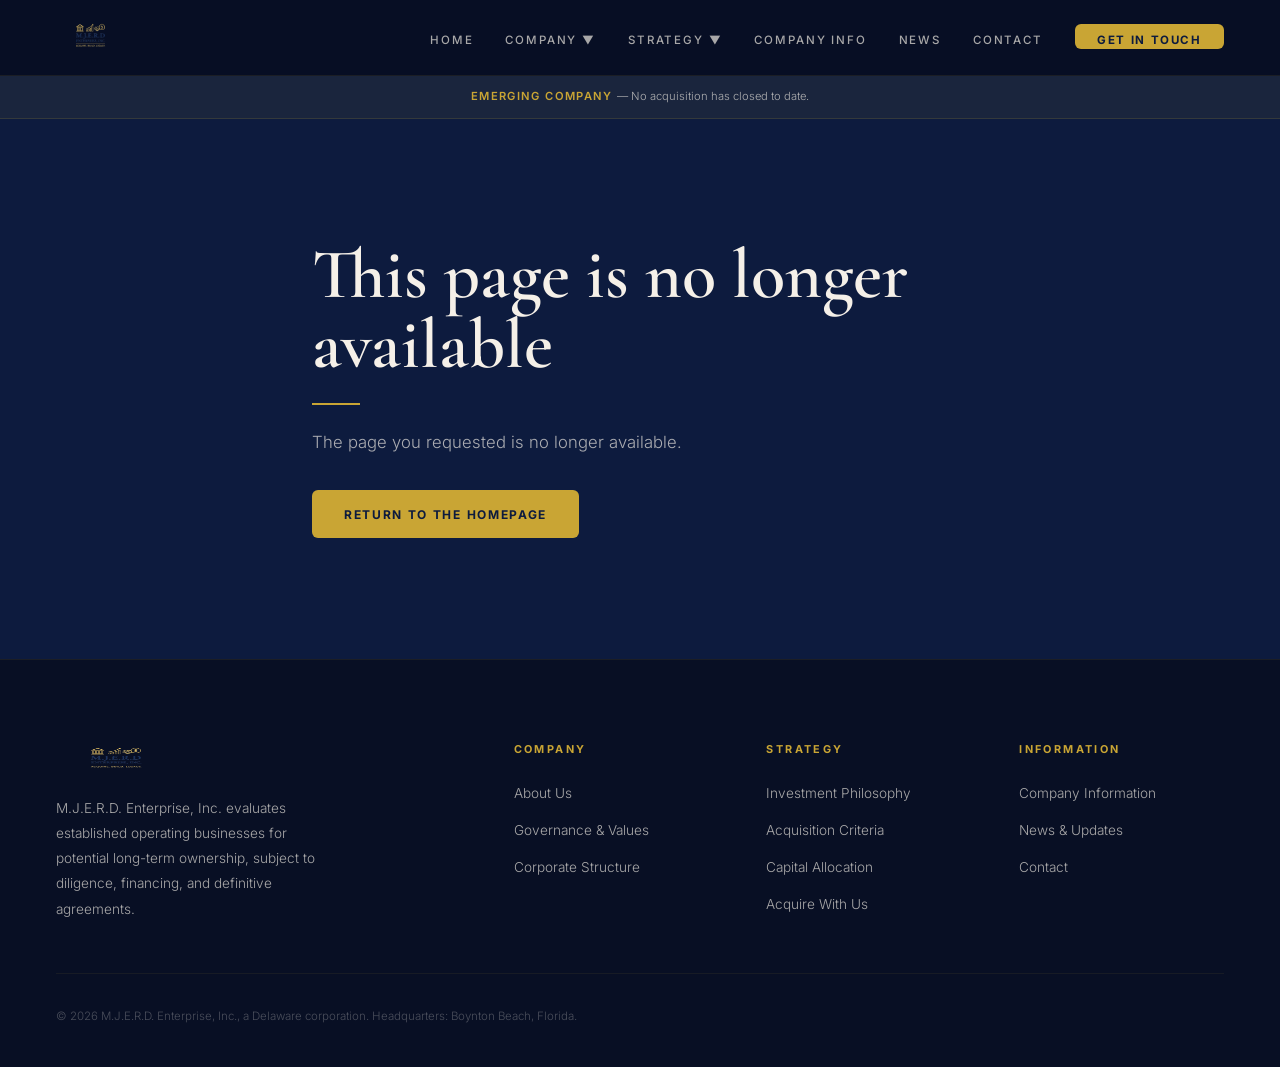
<file: investment.html>
<!DOCTYPE html>
<html lang="en">
<head>
<meta charset="UTF-8"/>
<meta name="viewport" content="width=device-width,initial-scale=1.0"/>
<meta name="robots" content="noindex, follow"/>
<meta name="description" content="This page is no longer available."/>
<meta property="og:title" content="Page unavailable — M.J.E.R.D. Enterprise, Inc."/>
<meta property="og:description" content="This page is no longer available."/>
<meta property="og:type" content="website"/>
<meta property="og:url" content="https://mjerdenterprise.com/investment.html"/>
<meta property="og:image" content="https://mjerdenterprise.com/logo-white.png"/>
<meta name="twitter:card" content="summary"/>
<link rel="canonical" href="https://mjerdenterprise.com/investment.html"/>
<link rel="preconnect" href="https://fonts.googleapis.com"/>
<link rel="preconnect" href="https://fonts.gstatic.com" crossorigin/>
<link rel="stylesheet" href="style.css"/>
<title>Page unavailable — M.J.E.R.D. Enterprise, Inc.</title>
</head>
<body>
<a href="#main-content" class="skip-nav">Skip to main content</a>
<nav class="nav" aria-label="Main navigation">
  <a href="index.html" aria-label="M.J.E.R.D. Enterprise home"><img src="logo-white.png" alt="M.J.E.R.D. Enterprise, Inc." class="nav__logo" width="140" height="46" loading="eager"/></a>
  <ul class="nav__links" role="list">
    <li><a href="index.html">Home</a></li>
    <li class="nav__dropdown"><a href="about.html" aria-haspopup="true">Company &#9660;</a>
      <ul class="nav__dropdown-menu" role="list"><li><a href="about.html">About Us</a></li><li><a href="about.html#governance">Governance &amp; Values</a></li><li><a href="about.html#structure">Corporate Structure</a></li></ul></li>
    <li class="nav__dropdown"><a href="investment-philosophy.html" aria-haspopup="true">Strategy &#9660;</a>
      <ul class="nav__dropdown-menu" role="list"><li><a href="investment-philosophy.html">Investment Philosophy</a></li><li><a href="acquisition-criteria.html">Acquisition Criteria</a></li><li><a href="capital-allocation.html">Capital Allocation</a></li><li><a href="acquire-with-us.html">Acquire With Us</a></li></ul></li>
    <li><a href="company-information.html">Company Info</a></li>
    <li><a href="news.html">News</a></li>
    <li><a href="contact.html">Contact</a></li>
    <li><a href="contact.html" class="nav__cta">Get in Touch</a></li>
  </ul>
  <button class="nav__hamburger" aria-label="Open navigation menu" aria-expanded="false"><span></span><span></span><span></span></button>
</nav>
<div class="stage-banner" role="note"><p>Emerging Company <span>&#8212; No acquisition has closed to date.</span></p></div>
<main id="main-content">
<section class="section" style="min-height:60vh;display:flex;align-items:center">
  <div class="container" style="max-width:720px">
    <h1 class="h1" style="margin-bottom:1rem">This page is no longer available</h1>
    <div class="gold-rule"></div>
    <p class="body-lg" style="margin-bottom:2rem">The page you requested is no longer available.</p>
    <a href="index.html" class="btn btn--gold">Return to the homepage</a>
  </div>
</section>
</main>
<footer class="footer" role="contentinfo">
  <div class="footer__grid">
    <div class="footer__brand">
      <img src="logo-white.png" alt="M.J.E.R.D. Enterprise, Inc." width="120" height="40" loading="lazy"/>
      <p>M.J.E.R.D. Enterprise, Inc. evaluates established operating businesses for potential long-term ownership, subject to diligence, financing, and definitive agreements.</p>
    </div>
    <div class="footer__col"><h4>Company</h4><ul role="list"><li><a href="about.html">About Us</a></li><li><a href="about.html#governance">Governance &amp; Values</a></li><li><a href="about.html#structure">Corporate Structure</a></li></ul></div>
    <div class="footer__col"><h4>Strategy</h4><ul role="list"><li><a href="investment-philosophy.html">Investment Philosophy</a></li><li><a href="acquisition-criteria.html">Acquisition Criteria</a></li><li><a href="capital-allocation.html">Capital Allocation</a></li><li><a href="acquire-with-us.html">Acquire With Us</a></li></ul></div>
    <div class="footer__col"><h4>Information</h4><ul role="list"><li><a href="company-information.html">Company Information</a></li><li><a href="news.html">News &amp; Updates</a></li><li><a href="contact.html">Contact</a></li></ul></div>
  </div>
  <div class="footer__bottom">
    <p>&#169; 2026 M.J.E.R.D. Enterprise, Inc., a Delaware corporation. Headquarters: Boynton Beach, Florida.</p>
  </div>
</footer>
<script src="main.js" defer></script>
</body>
</html>
</file>
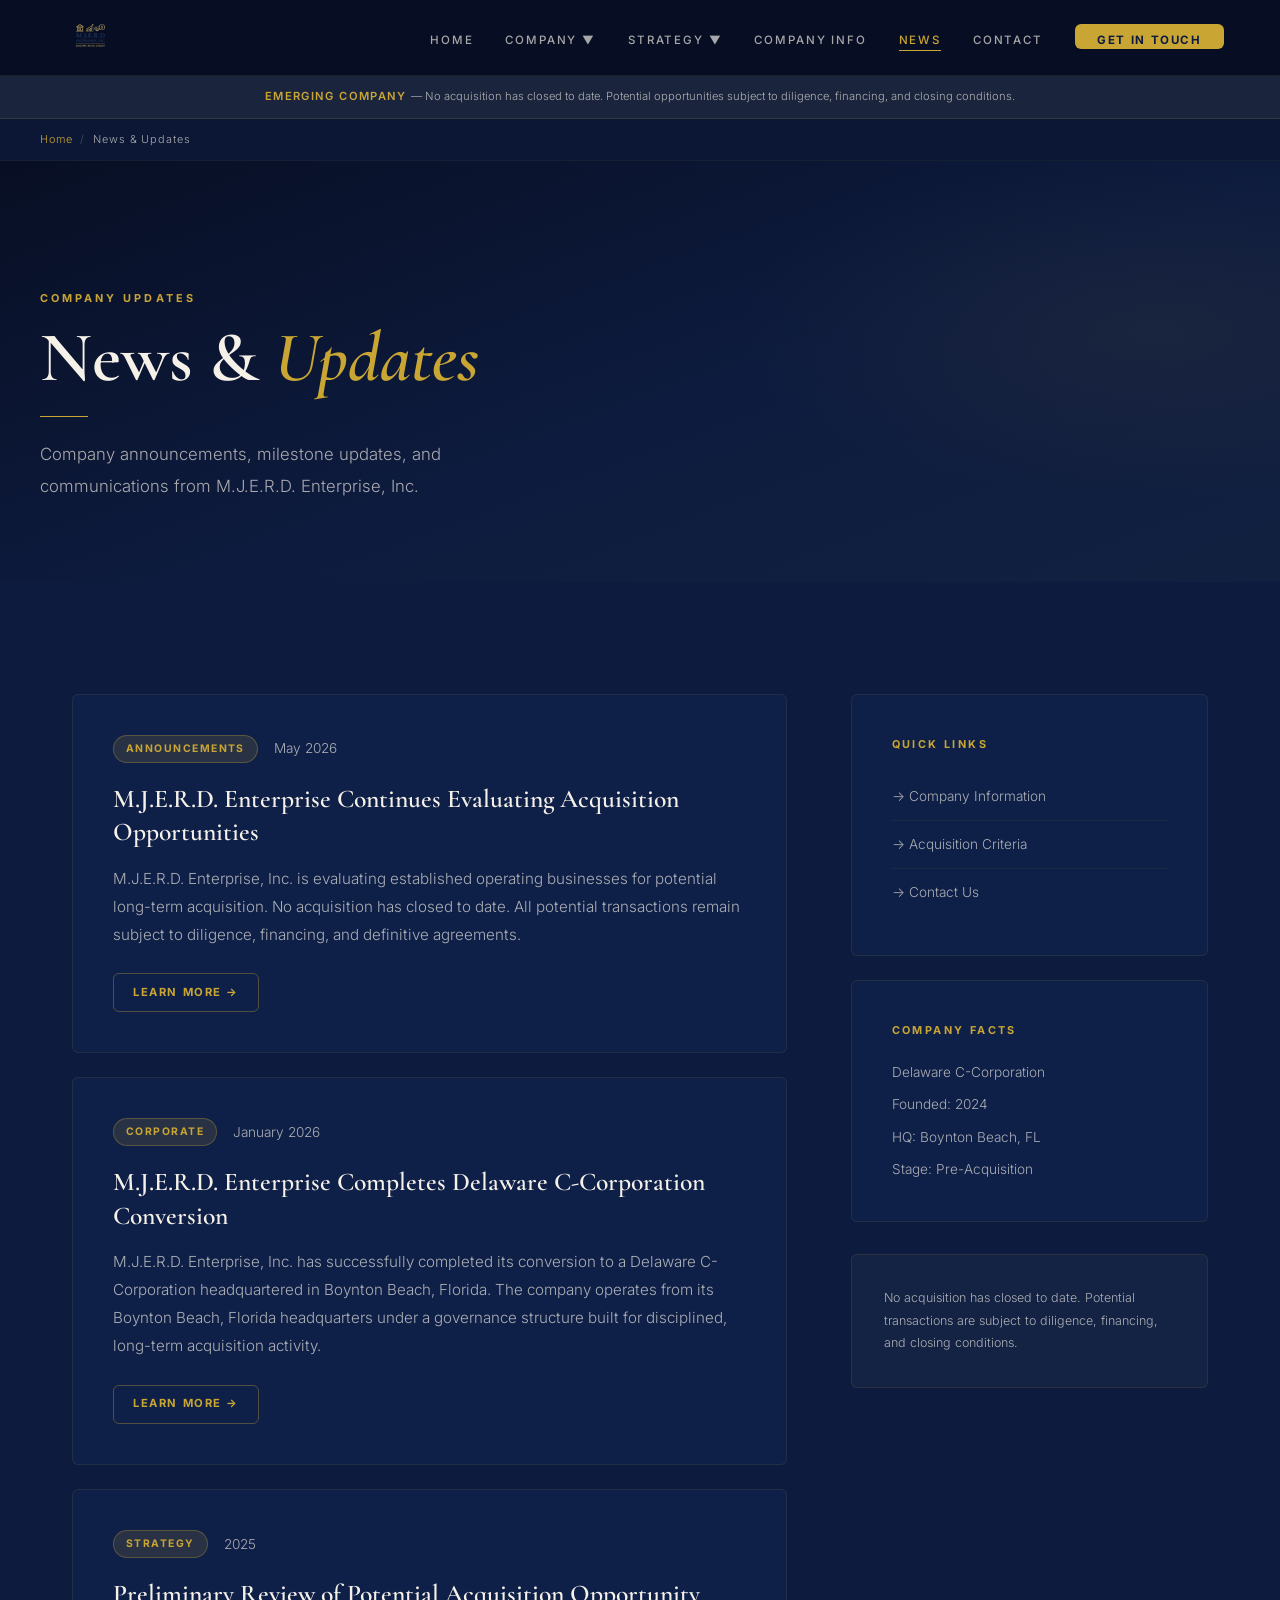
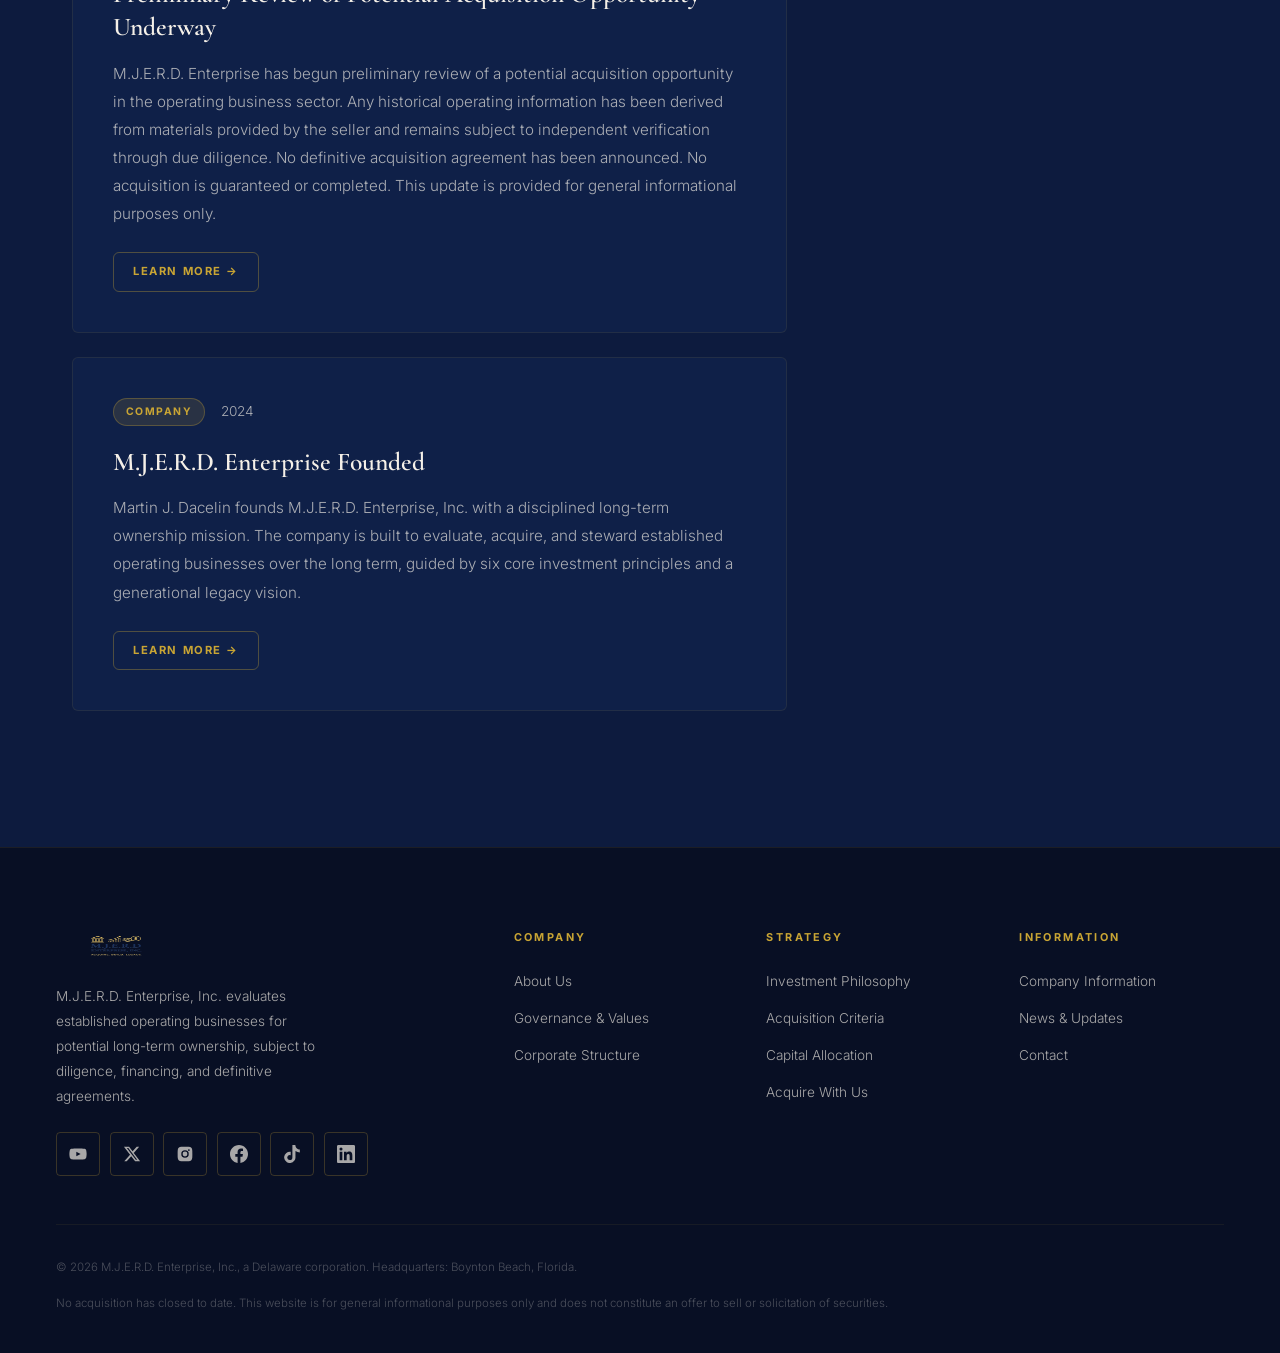
<file: news.html>
<!DOCTYPE html>
<html lang="en">
<head>
<meta charset="UTF-8"/>
<meta name="viewport" content="width=device-width,initial-scale=1.0"/>
<meta name="description" content="Latest company announcements, milestones, and updates from M.J.E.R.D. Enterprise, Inc."/>
<meta property="og:title" content="News &amp; Updates — M.J.E.R.D. Enterprise, Inc."/>
<meta property="og:description" content="Latest company announcements, milestones, and updates from M.J.E.R.D. Enterprise, Inc."/>
<meta property="og:type" content="website"/>
<meta property="og:url" content="https://mjerdenterprise.com/news.html"/>
<meta property="og:image" content="https://mjerdenterprise.com/logo-white.png"/>
<meta name="twitter:card" content="summary_large_image"/>
<link rel="canonical" href="https://mjerdenterprise.com/news.html"/>
<link rel="preconnect" href="https://fonts.googleapis.com"/>
<link rel="preconnect" href="https://fonts.gstatic.com" crossorigin/>
<link rel="stylesheet" href="style.css"/>
<title>News &amp; Updates — M.J.E.R.D. Enterprise, Inc.</title>
<script type="application/ld+json">{"@context":"https://schema.org","@type":"Corporation","name":"M.J.E.R.D. Enterprise, Inc.","url":"https://mjerdenterprise.com","description":"Delaware corporation evaluating established operating businesses for potential long-term ownership.","address":{"@type":"PostalAddress","addressLocality":"Boynton Beach","addressRegion":"FL","addressCountry":"US"},"foundingDate":"2024","founder":{"@type":"Person","name":"Martin J. Dacelin"}}</script>
<style>
.term-row{display:flex;justify-content:space-between;align-items:center;padding:1rem 0;border-bottom:1px solid rgba(201,165,52,.07)}
.term-row:last-child{border-bottom:none}
@media(max-width:768px){.two-col{grid-template-columns:1fr!important;gap:2.5rem!important}}
</style>
</head>
<body>
<a href="#main-content" class="skip-nav">Skip to main content</a>
<nav class="nav" aria-label="Main navigation">
  <a href="index.html" aria-label="M.J.E.R.D. Enterprise home"><img src="logo-white.png" alt="M.J.E.R.D. Enterprise, Inc." class="nav__logo" width="140" height="46" loading="eager"/></a>
  <ul class="nav__links" role="list">
    <li><a href="index.html" >Home</a></li>
    <li class="nav__dropdown"><a href="about.html" aria-haspopup="true" >Company &#9660;</a>
      <ul class="nav__dropdown-menu" role="list"><li><a href="about.html">About Us</a></li><li><a href="about.html#governance">Governance &amp; Values</a></li><li><a href="about.html#structure">Corporate Structure</a></li></ul></li>
    <li class="nav__dropdown"><a href="investment-philosophy.html" aria-haspopup="true" >Strategy &#9660;</a>
      <ul class="nav__dropdown-menu" role="list"><li><a href="investment-philosophy.html">Investment Philosophy</a></li><li><a href="acquisition-criteria.html">Acquisition Criteria</a></li><li><a href="capital-allocation.html">Capital Allocation</a></li><li><a href="acquire-with-us.html">Acquire With Us</a></li></ul></li>
    <li><a href="company-information.html" >Company Info</a></li>
    <li><a href="news.html" class='active'>News</a></li>
    <li><a href="contact.html" >Contact</a></li>
    <li><a href="contact.html" class="nav__cta">Get in Touch</a></li>
  </ul>
  <button class="nav__hamburger" aria-label="Open navigation menu" aria-expanded="false"><span></span><span></span><span></span></button>
</nav>
<div class="stage-banner" role="note"><p>Emerging Company <span>&#8212; No acquisition has closed to date. Potential opportunities subject to diligence, financing, and closing conditions.</span></p></div>
<nav class="breadcrumb" aria-label="Breadcrumb"><div class="breadcrumb__inner"><a href="index.html">Home</a><span class='breadcrumb__sep'>/</span><span>News &amp; Updates</span></div></nav>
<main id="main-content">
<div class="page-hero">
  <div class="page-hero__inner">
    <span class="label">Company Updates</span>
    <h1 class="h1" style="margin-bottom:1rem">News &amp; <span class="gold-text" style="font-style:italic">Updates</span></h1>
    <div class="gold-rule"></div>
    <p class="body-lg" style="max-width:500px">Company announcements, milestone updates, and communications from M.J.E.R.D. Enterprise, Inc.</p>
  </div>
</div>
<section class="section">
  <div class="container" style="display:grid;grid-template-columns:2fr 1fr;gap:4rem;align-items:start" class="two-col">
    <div id="news-full" aria-label="Company news" aria-live="polite">
      <div class="card" style="text-align:center;padding:4rem"><p class="body-sm">Loading updates&#8230;</p></div>
    </div>
    <aside aria-label="News sidebar">
      <div class="card" style="margin-bottom:1.5rem">
        <h3 style="font-size:.68rem;font-weight:700;letter-spacing:.22em;text-transform:uppercase;color:var(--gold);margin-bottom:1.2rem">Quick Links</h3>
        <nav><a href="company-information.html" class="body-sm" style="display:block;padding:.7rem 0;border-bottom:1px solid rgba(201,165,52,.07)">&#8594; Company Information</a>
        <a href="acquisition-criteria.html" class="body-sm" style="display:block;padding:.7rem 0;border-bottom:1px solid rgba(201,165,52,.07)">&#8594; Acquisition Criteria</a>
        <a href="contact.html" class="body-sm" style="display:block;padding:.7rem 0">&#8594; Contact Us</a></nav>
      </div>
      <div class="card" style="margin-bottom:1.5rem">
        <h3 style="font-size:.68rem;font-weight:700;letter-spacing:.22em;text-transform:uppercase;color:var(--gold);margin-bottom:1.2rem">Company Facts</h3>
        <p class="body-sm" style="margin-bottom:.5rem">Delaware C-Corporation</p>
        <p class="body-sm" style="margin-bottom:.5rem">Founded: 2024</p>
        <p class="body-sm" style="margin-bottom:.5rem">HQ: Boynton Beach, FL</p>
        <p class="body-sm">Stage: Pre-Acquisition</p>
      </div>
      <div class="disclosure-block"><p style="font-size:.78rem">No acquisition has closed to date. Potential transactions are subject to diligence, financing, and closing conditions.</p></div>
    </aside>
  </div>
</section>
</main>
<footer class="footer" role="contentinfo">
  <div class="footer__grid">
    <div class="footer__brand"><img src="logo-white.png" alt="M.J.E.R.D. Enterprise, Inc." width="120" height="40" loading="lazy"/>
      <p>M.J.E.R.D. Enterprise, Inc. evaluates established operating businesses for potential long-term ownership, subject to diligence, financing, and definitive agreements.</p>
      <div class="footer__social" aria-label="Social media links"><a href="https://youtube.com/@m.j.e.r.denterpriseinc" target="_blank" rel="noopener noreferrer" class="social-btn" aria-label="M.J.E.R.D. on YouTube (opens in new tab)"><svg width="18" height="18" viewBox="0 0 24 24" fill="currentColor" aria-hidden="true" focusable="false"><path d="M23 7.2a3 3 0 0 0-2.1-2.1C19 4.6 12 4.6 12 4.6s-7 0-8.9.5A3 3 0 0 0 1 7.2 31 31 0 0 0 .5 12a31 31 0 0 0 .5 4.8 3 3 0 0 0 2.1 2.1c1.9.5 8.9.5 8.9.5s7 0 8.9-.5a3 3 0 0 0 2.1-2.1 31 31 0 0 0 .5-4.8 31 31 0 0 0-.5-4.8zM9.75 15.02V8.98L15.5 12l-5.75 3.02z"/></svg></a>
        <a href="https://x.com/mjerdentinc" target="_blank" rel="noopener noreferrer" class="social-btn" aria-label="M.J.E.R.D. on X (opens in new tab)"><svg width="18" height="18" viewBox="0 0 24 24" fill="currentColor" aria-hidden="true" focusable="false"><path d="M18.24 2.25h3.31l-7.23 8.26 8.5 11.24h-6.66l-5.21-6.82-5.97 6.82H1.67l7.73-8.84L1.25 2.25h6.83l4.71 6.23 5.45-6.23zm-1.16 17.52h1.83L7.08 4.13H5.12l11.96 15.64z"/></svg></a>
        <a href="https://www.instagram.com/m.j.e.r.denterprise" target="_blank" rel="noopener noreferrer" class="social-btn" aria-label="M.J.E.R.D. on Instagram (opens in new tab)"><svg width="18" height="18" viewBox="0 0 24 24" fill="currentColor" aria-hidden="true" focusable="false"><path d="M12 2.2c3.2 0 3.6 0 4.8.1 3.3.1 4.8 1.7 4.9 4.9.1 1.3.1 1.6.1 4.8s0 3.6-.1 4.8c-.1 3.2-1.7 4.8-4.9 4.9-1.3.1-1.6.1-4.8.1s-3.6 0-4.8-.1c-3.3-.1-4.8-1.7-4.9-4.9C2.2 15.6 2.2 15.2 2.2 12s0-3.6.1-4.8C2.4 3.9 4 2.4 7.2 2.3 8.4 2.2 8.8 2.2 12 2.2zM12 7a5 5 0 1 0 0 10 5 5 0 0 0 0-10zm0 8.2a3.2 3.2 0 1 1 0-6.4 3.2 3.2 0 0 1 0 6.4zm5.2-9.6a1.2 1.2 0 1 0 0 2.4 1.2 1.2 0 0 0 0-2.4z"/></svg></a>
        <a href="https://www.facebook.com/share/17XXBZwZ75/" target="_blank" rel="noopener noreferrer" class="social-btn" aria-label="M.J.E.R.D. on Facebook (opens in new tab)"><svg width="18" height="18" viewBox="0 0 24 24" fill="currentColor" aria-hidden="true" focusable="false"><path d="M24 12.07C24 5.4 18.63 0 12 0S0 5.4 0 12.07C0 18.1 4.39 23.1 10.13 24v-8.44H7.08v-3.49h3.04V9.41c0-3.02 1.8-4.7 4.54-4.7 1.31 0 2.68.24 2.68.24v2.97h-1.5c-1.5 0-1.96.93-1.96 1.89v2.26h3.33l-.53 3.49h-2.8V24C19.62 23.1 24 18.1 24 12.07z"/></svg></a>
        <a href="https://www.tiktok.com/@mjerdenterpriseinc" target="_blank" rel="noopener noreferrer" class="social-btn" aria-label="M.J.E.R.D. on TikTok (opens in new tab)"><svg width="18" height="18" viewBox="0 0 24 24" fill="currentColor" aria-hidden="true" focusable="false"><path d="M12.53.02C13.84 0 15.14.01 16.44 0c.08 1.53.63 3.09 1.75 4.17 1.12 1.11 2.7 1.62 4.24 1.79v4.03a10.7 10.7 0 0 1-5.79-1.86c-.02 2.92 0 5.84-.03 8.75a7.6 7.6 0 0 1-1.35 3.95 7.46 7.46 0 0 1-5.92 3.2 7.3 7.3 0 0 1-4.1-1.03 7.56 7.56 0 0 1-3.66-5.73c-.02-.5-.03-1-.01-1.49a7.53 7.53 0 0 1 8.73-6.68c.02 1.48-.04 2.96-.04 4.44a3.43 3.43 0 0 0-4.38 2.12c-.21.51-.15 1.07-.14 1.61a3.42 3.42 0 0 0 3.52 2.88 3.37 3.37 0 0 0 2.78-1.62c.19-.33.4-.67.41-1.06.1-1.79.06-3.57.07-5.36.01-4.03-.01-8.05.02-12.07z"/></svg></a>
        <a href="https://www.linkedin.com/in/mjerd-enterprise-inc-9b5b19406" target="_blank" rel="noopener noreferrer" class="social-btn" aria-label="M.J.E.R.D. on LinkedIn (opens in new tab)"><svg width="18" height="18" viewBox="0 0 24 24" fill="currentColor" aria-hidden="true" focusable="false"><path d="M20.45 20.45h-3.56v-5.57c0-1.33-.02-3.04-1.85-3.04-1.85 0-2.14 1.45-2.14 2.94v5.67H9.35V9h3.41v1.56h.05a3.74 3.74 0 0 1 3.37-1.85c3.6 0 4.27 2.37 4.27 5.46v6.28zM5.34 7.43a2.06 2.06 0 1 1 0-4.13 2.06 2.06 0 0 1 0 4.13zM7.12 20.45H3.56V9h3.56v11.45zM22.22 0H1.77C.79 0 0 .77 0 1.73v20.54C0 23.23.79 24 1.77 24h20.45c.98 0 1.78-.77 1.78-1.73V1.73C24 .77 23.2 0 22.22 0z"/></svg></a></div>
    </div>
    <div class="footer__col"><h4>Company</h4><ul role="list"><li><a href="about.html">About Us</a></li><li><a href="about.html#governance">Governance &amp; Values</a></li><li><a href="about.html#structure">Corporate Structure</a></li></ul></div>
    <div class="footer__col"><h4>Strategy</h4><ul role="list"><li><a href="investment-philosophy.html">Investment Philosophy</a></li><li><a href="acquisition-criteria.html">Acquisition Criteria</a></li><li><a href="capital-allocation.html">Capital Allocation</a></li><li><a href="acquire-with-us.html">Acquire With Us</a></li></ul></div>
    <div class="footer__col"><h4>Information</h4><ul role="list"><li><a href="company-information.html">Company Information</a></li><li><a href="news.html">News &amp; Updates</a></li><li><a href="contact.html">Contact</a></li></ul></div>
  </div>
  <div class="footer__bottom">
    <p>&#169; 2026 M.J.E.R.D. Enterprise, Inc., a Delaware corporation. Headquarters: Boynton Beach, Florida.</p>
    <p>No acquisition has closed to date. This website is for general informational purposes only and does not constitute an offer to sell or solicitation of securities.</p>
  </div>
</footer>
<script src="main.js" defer></script>
</body>
</html>
</file>
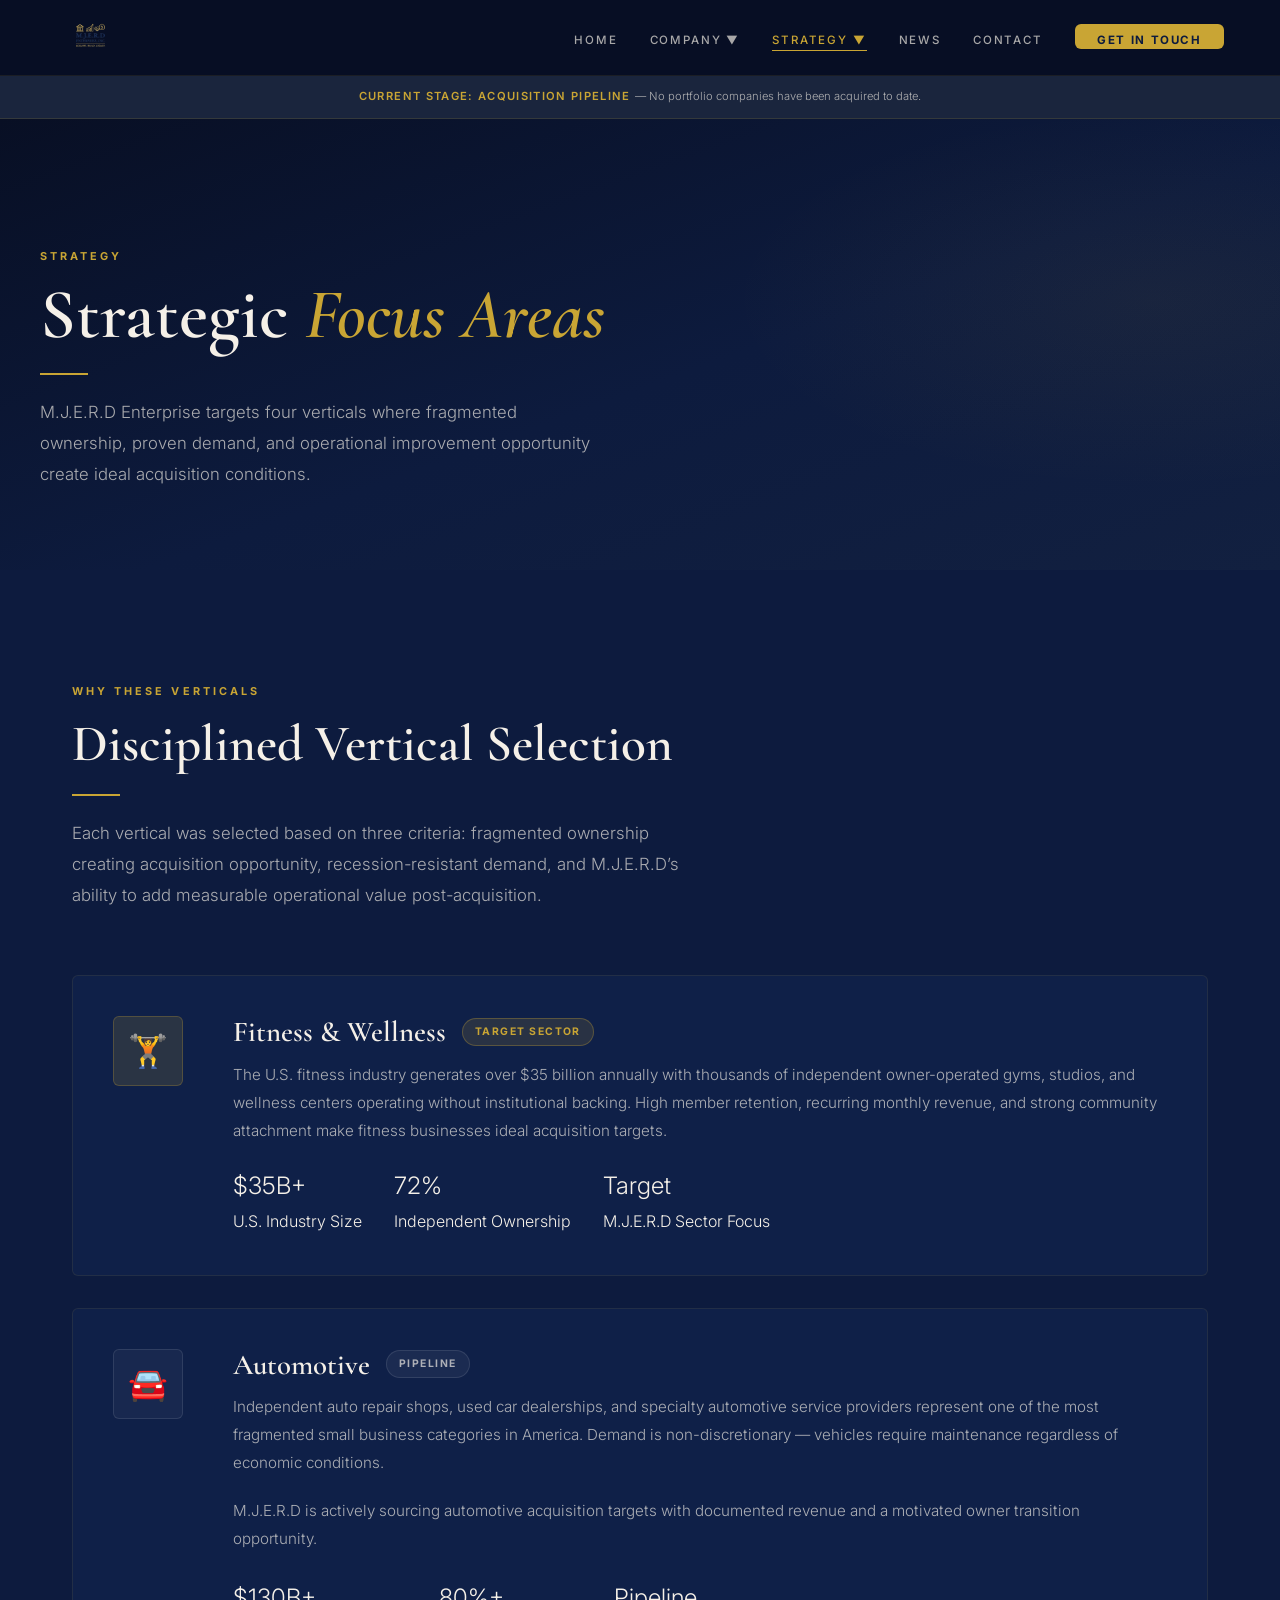
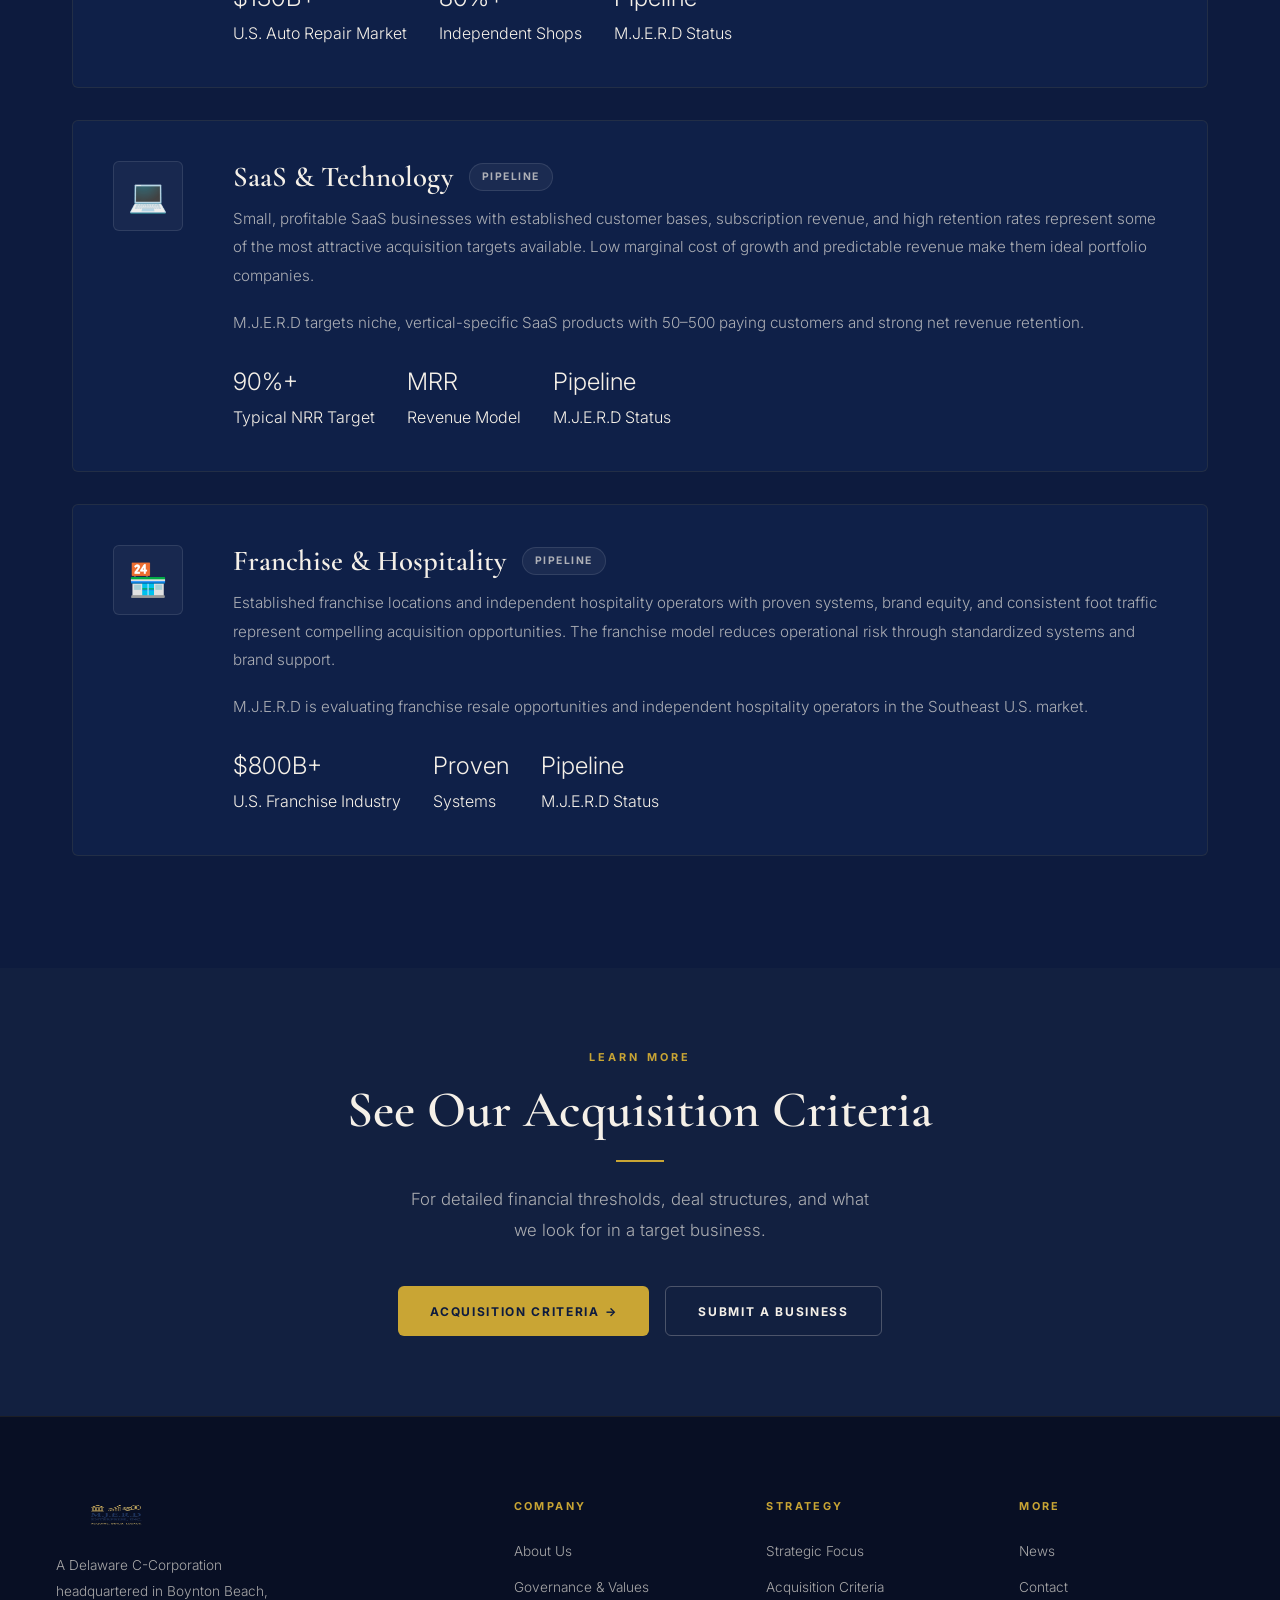
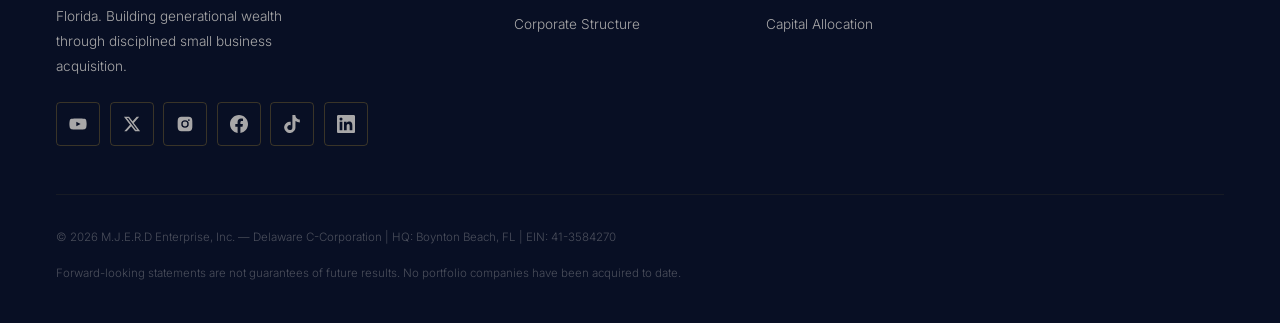
<file: strategic-focus.html>
<!DOCTYPE html>
<html lang="en">
<head>
<meta charset="UTF-8"/>
<meta name="viewport" content="width=device-width,initial-scale=1.0"/>
<meta name="description" content="M.J.E.R.D Enterprise targets Fitness, Automotive, SaaS, and Franchise verticals for disciplined small business acquisition."/>
<meta property="og:title" content="Strategic Focus — M.J.E.R.D Enterprise, Inc."/>
<meta property="og:description" content="M.J.E.R.D Enterprise targets Fitness, Automotive, SaaS, and Franchise verticals for disciplined small business acquisition."/>
<meta property="og:type" content="website"/>
<meta property="og:url" content="https://mjerdenterprise.com/strategic-focus.html"/>
<meta name="twitter:card" content="summary_large_image"/>
<link rel="canonical" href="https://mjerdenterprise.com/strategic-focus.html"/>
<link rel="preconnect" href="https://fonts.googleapis.com"/>
<link rel="preconnect" href="https://fonts.gstatic.com" crossorigin/>
<link rel="stylesheet" href="style.css"/>
<title>Strategic Focus — M.J.E.R.D Enterprise, Inc.</title>

</head>
<body>
<a href="#main-content" class="skip-nav">Skip to main content</a>
<nav class="nav" aria-label="Main navigation">
  <a href="index.html" aria-label="M.J.E.R.D Enterprise home"><img src="logo-white.png" alt="M.J.E.R.D Enterprise, Inc." class="nav__logo" width="140" height="46" loading="eager"/></a>
  <ul class="nav__links" role="list">
    <li><a href="index.html">Home</a></li>
    <li class="nav__dropdown"><a href="about.html" aria-haspopup="true">Company &#9660;</a>
      <ul class="nav__dropdown-menu" role="list">
        <li><a href="about.html">About Us</a></li>
        <li><a href="about.html#governance">Governance &amp; Values</a></li>
        <li><a href="about.html#structure">Corporate Structure</a></li>
      </ul>
    </li>
    <li class="nav__dropdown"><a href="strategic-focus.html" class="active" aria-haspopup="true">Strategy &#9660;</a>
      <ul class="nav__dropdown-menu" role="list">
        <li><a href="strategic-focus.html" class="active">Strategic Focus</a></li>
        <li><a href="acquisition-criteria.html">Acquisition Criteria</a></li>
        <li><a href="capital-allocation.html">Capital Allocation</a></li>
      </ul>
    </li>
    <li><a href="news.html">News</a></li>
    <li><a href="contact.html">Contact</a></li>
    <li><a href="contact.html" class="nav__cta">Get in Touch</a></li>
  </ul>
  <button class="nav__hamburger" aria-label="Open navigation menu" aria-expanded="false"><span></span><span></span><span></span></button>
</nav>
<div class="stage-banner" role="note"><p>Current Stage: Acquisition Pipeline <span>&#8212; No portfolio companies have been acquired to date.</span></p></div>
<main id="main-content">

<div class="page-hero">
  <div class="page-hero__inner">
    <span class="label">Strategy</span>
    <h1 class="h1" style="margin-bottom:1rem">Strategic <span class="gold-text" style="font-style:italic">Focus Areas</span></h1>
    <div class="gold-rule"></div>
    <p class="body-lg" style="max-width:560px">M.J.E.R.D Enterprise targets four verticals where fragmented ownership, proven demand, and operational improvement opportunity create ideal acquisition conditions.</p>
  </div>
</div>

<section class="section">
  <div class="container">
    <div class="fade-up" style="margin-bottom:4rem">
      <span class="label">Why These Verticals</span>
      <h2 class="h2" style="margin-bottom:.5rem">Disciplined Vertical Selection</h2>
      <div class="gold-rule"></div>
      <p class="body-lg" style="max-width:640px">Each vertical was selected based on three criteria: fragmented ownership creating acquisition opportunity, recession-resistant demand, and M.J.E.R.D&#8217;s ability to add measurable operational value post-acquisition.</p>
    </div>

    <div style="display:flex;flex-direction:column;gap:2rem">
      <div class="card fade-up" style="display:grid;grid-template-columns:80px 1fr;gap:2.5rem;align-items:start">
        <div style="width:70px;height:70px;background:var(--gold-dim);border:1px solid rgba(201,165,52,.25);border-radius:var(--radius);display:flex;align-items:center;justify-content:center;font-size:2rem">&#127947;</div>
        <div>
          <div style="display:flex;align-items:center;gap:1rem;margin-bottom:.8rem;flex-wrap:wrap">
            <h2 class="h2" style="font-size:1.8rem">Fitness &amp; Wellness</h2>
            <span class="tag tag--gold">Target Sector</span>
          </div>
          <p class="body-md" style="margin-bottom:1.2rem">The U.S. fitness industry generates over $35 billion annually with thousands of independent owner-operated gyms, studios, and wellness centers operating without institutional backing. High member retention, recurring monthly revenue, and strong community attachment make fitness businesses ideal acquisition targets.</p>
          <div style="display:flex;gap:2rem;flex-wrap:wrap">
            <div><div class="stat-num" style="font-size:1.5rem">$35B+</div><div class="stat-label">U.S. Industry Size</div></div>
            <div><div class="stat-num" style="font-size:1.5rem">72%</div><div class="stat-label">Independent Ownership</div></div>
            <div><div class="stat-num" style="font-size:1.5rem">Target</div><div class="stat-label">M.J.E.R.D Sector Focus</div></div>
          </div>
        </div>
      </div>

      <div class="card fade-up d1" style="display:grid;grid-template-columns:80px 1fr;gap:2.5rem;align-items:start">
        <div style="width:70px;height:70px;background:rgba(255,255,255,.04);border:1px solid rgba(255,255,255,.1);border-radius:var(--radius);display:flex;align-items:center;justify-content:center;font-size:2rem">&#128664;</div>
        <div>
          <div style="display:flex;align-items:center;gap:1rem;margin-bottom:.8rem;flex-wrap:wrap">
            <h2 class="h2" style="font-size:1.8rem">Automotive</h2>
            <span class="tag tag--dim">Pipeline</span>
          </div>
          <p class="body-md" style="margin-bottom:1.2rem">Independent auto repair shops, used car dealerships, and specialty automotive service providers represent one of the most fragmented small business categories in America. Demand is non-discretionary &#8212; vehicles require maintenance regardless of economic conditions.</p>
          <p class="body-md" style="margin-bottom:1.5rem">M.J.E.R.D is actively sourcing automotive acquisition targets with documented revenue and a motivated owner transition opportunity.</p>
          <div style="display:flex;gap:2rem;flex-wrap:wrap">
            <div><div class="stat-num" style="font-size:1.5rem">$130B+</div><div class="stat-label">U.S. Auto Repair Market</div></div>
            <div><div class="stat-num" style="font-size:1.5rem">80%+</div><div class="stat-label">Independent Shops</div></div>
            <div><div class="stat-num" style="font-size:1.5rem">Pipeline</div><div class="stat-label">M.J.E.R.D Status</div></div>
          </div>
        </div>
      </div>

      <div class="card fade-up d2" style="display:grid;grid-template-columns:80px 1fr;gap:2.5rem;align-items:start">
        <div style="width:70px;height:70px;background:rgba(255,255,255,.04);border:1px solid rgba(255,255,255,.1);border-radius:var(--radius);display:flex;align-items:center;justify-content:center;font-size:2rem">&#128187;</div>
        <div>
          <div style="display:flex;align-items:center;gap:1rem;margin-bottom:.8rem;flex-wrap:wrap">
            <h2 class="h2" style="font-size:1.8rem">SaaS &amp; Technology</h2>
            <span class="tag tag--dim">Pipeline</span>
          </div>
          <p class="body-md" style="margin-bottom:1.2rem">Small, profitable SaaS businesses with established customer bases, subscription revenue, and high retention rates represent some of the most attractive acquisition targets available. Low marginal cost of growth and predictable revenue make them ideal portfolio companies.</p>
          <p class="body-md" style="margin-bottom:1.5rem">M.J.E.R.D targets niche, vertical-specific SaaS products with 50&#8211;500 paying customers and strong net revenue retention.</p>
          <div style="display:flex;gap:2rem;flex-wrap:wrap">
            <div><div class="stat-num" style="font-size:1.5rem">90%+</div><div class="stat-label">Typical NRR Target</div></div>
            <div><div class="stat-num" style="font-size:1.5rem">MRR</div><div class="stat-label">Revenue Model</div></div>
            <div><div class="stat-num" style="font-size:1.5rem">Pipeline</div><div class="stat-label">M.J.E.R.D Status</div></div>
          </div>
        </div>
      </div>

      <div class="card fade-up d3" style="display:grid;grid-template-columns:80px 1fr;gap:2.5rem;align-items:start">
        <div style="width:70px;height:70px;background:rgba(255,255,255,.04);border:1px solid rgba(255,255,255,.1);border-radius:var(--radius);display:flex;align-items:center;justify-content:center;font-size:2rem">&#127978;</div>
        <div>
          <div style="display:flex;align-items:center;gap:1rem;margin-bottom:.8rem;flex-wrap:wrap">
            <h2 class="h2" style="font-size:1.8rem">Franchise &amp; Hospitality</h2>
            <span class="tag tag--dim">Pipeline</span>
          </div>
          <p class="body-md" style="margin-bottom:1.2rem">Established franchise locations and independent hospitality operators with proven systems, brand equity, and consistent foot traffic represent compelling acquisition opportunities. The franchise model reduces operational risk through standardized systems and brand support.</p>
          <p class="body-md" style="margin-bottom:1.5rem">M.J.E.R.D is evaluating franchise resale opportunities and independent hospitality operators in the Southeast U.S. market.</p>
          <div style="display:flex;gap:2rem;flex-wrap:wrap">
            <div><div class="stat-num" style="font-size:1.5rem">$800B+</div><div class="stat-label">U.S. Franchise Industry</div></div>
            <div><div class="stat-num" style="font-size:1.5rem">Proven</div><div class="stat-label">Systems</div></div>
            <div><div class="stat-num" style="font-size:1.5rem">Pipeline</div><div class="stat-label">M.J.E.R.D Status</div></div>
          </div>
        </div>
      </div>
    </div>
  </div>
</section>

<div style="background:var(--navy-mid);padding:5rem 2rem;text-align:center">
  <div class="container fade-up">
    <span class="label">Learn More</span>
    <h2 class="h2" style="margin-bottom:1rem">See Our Acquisition Criteria</h2>
    <div class="gold-rule gold-rule--center"></div>
    <p class="body-lg" style="max-width:480px;margin:0 auto 2.5rem">For detailed financial thresholds, deal structures, and what we look for in a target business.</p>
    <div style="display:flex;gap:1rem;justify-content:center;flex-wrap:wrap">
      <a href="acquisition-criteria.html" class="btn btn--gold">Acquisition Criteria &#8594;</a>
      <a href="contact.html" class="btn btn--outline">Submit a Business</a>
    </div>
  </div>
</div>

</main>
<footer class="footer" role="contentinfo">
  <div class="footer__grid">
    <div class="footer__brand">
      <img src="logo-white.png" alt="M.J.E.R.D Enterprise, Inc." width="120" height="40" loading="lazy"/>
      <p style="margin-top:1rem">A Delaware C-Corporation headquartered in Boynton Beach, Florida. Building generational wealth through disciplined small business acquisition.</p>
      <div class="footer__social" aria-label="Social media links">
        <a href="https://youtube.com/@m.j.e.r.denterpriseinc" target="_blank" rel="noopener noreferrer" class="social-btn" aria-label="M.J.E.R.D. on YouTube (opens in new tab)"><svg width="18" height="18" viewBox="0 0 24 24" fill="currentColor" aria-hidden="true" focusable="false"><path d="M23 7.2a3 3 0 0 0-2.1-2.1C19 4.6 12 4.6 12 4.6s-7 0-8.9.5A3 3 0 0 0 1 7.2 31 31 0 0 0 .5 12a31 31 0 0 0 .5 4.8 3 3 0 0 0 2.1 2.1c1.9.5 8.9.5 8.9.5s7 0 8.9-.5a3 3 0 0 0 2.1-2.1 31 31 0 0 0 .5-4.8 31 31 0 0 0-.5-4.8zM9.75 15.02V8.98L15.5 12l-5.75 3.02z"/></svg></a>
        <a href="https://x.com/mjerdentinc" target="_blank" rel="noopener noreferrer" class="social-btn" aria-label="M.J.E.R.D. on X (opens in new tab)"><svg width="18" height="18" viewBox="0 0 24 24" fill="currentColor" aria-hidden="true" focusable="false"><path d="M18.24 2.25h3.31l-7.23 8.26 8.5 11.24h-6.66l-5.21-6.82-5.97 6.82H1.67l7.73-8.84L1.25 2.25h6.83l4.71 6.23 5.45-6.23zm-1.16 17.52h1.83L7.08 4.13H5.12l11.96 15.64z"/></svg></a>
        <a href="https://www.instagram.com/m.j.e.r.denterprise" target="_blank" rel="noopener noreferrer" class="social-btn" aria-label="M.J.E.R.D. on Instagram (opens in new tab)"><svg width="18" height="18" viewBox="0 0 24 24" fill="currentColor" aria-hidden="true" focusable="false"><path d="M12 2.2c3.2 0 3.6 0 4.8.1 3.3.1 4.8 1.7 4.9 4.9.1 1.3.1 1.6.1 4.8s0 3.6-.1 4.8c-.1 3.2-1.7 4.8-4.9 4.9-1.3.1-1.6.1-4.8.1s-3.6 0-4.8-.1c-3.3-.1-4.8-1.7-4.9-4.9C2.2 15.6 2.2 15.2 2.2 12s0-3.6.1-4.8C2.4 3.9 4 2.4 7.2 2.3 8.4 2.2 8.8 2.2 12 2.2zM12 7a5 5 0 1 0 0 10 5 5 0 0 0 0-10zm0 8.2a3.2 3.2 0 1 1 0-6.4 3.2 3.2 0 0 1 0 6.4zm5.2-9.6a1.2 1.2 0 1 0 0 2.4 1.2 1.2 0 0 0 0-2.4z"/></svg></a>
        <a href="https://www.facebook.com/share/17XXBZwZ75/" target="_blank" rel="noopener noreferrer" class="social-btn" aria-label="M.J.E.R.D. on Facebook (opens in new tab)"><svg width="18" height="18" viewBox="0 0 24 24" fill="currentColor" aria-hidden="true" focusable="false"><path d="M24 12.07C24 5.4 18.63 0 12 0S0 5.4 0 12.07C0 18.1 4.39 23.1 10.13 24v-8.44H7.08v-3.49h3.04V9.41c0-3.02 1.8-4.7 4.54-4.7 1.31 0 2.68.24 2.68.24v2.97h-1.5c-1.5 0-1.96.93-1.96 1.89v2.26h3.33l-.53 3.49h-2.8V24C19.62 23.1 24 18.1 24 12.07z"/></svg></a>
        <a href="https://www.tiktok.com/@mjerdenterpriseinc" target="_blank" rel="noopener noreferrer" class="social-btn" aria-label="M.J.E.R.D. on TikTok (opens in new tab)"><svg width="18" height="18" viewBox="0 0 24 24" fill="currentColor" aria-hidden="true" focusable="false"><path d="M12.53.02C13.84 0 15.14.01 16.44 0c.08 1.53.63 3.09 1.75 4.17 1.12 1.11 2.7 1.62 4.24 1.79v4.03a10.7 10.7 0 0 1-5.79-1.86c-.02 2.92 0 5.84-.03 8.75a7.6 7.6 0 0 1-1.35 3.95 7.46 7.46 0 0 1-5.92 3.2 7.3 7.3 0 0 1-4.1-1.03 7.56 7.56 0 0 1-3.66-5.73c-.02-.5-.03-1-.01-1.49a7.53 7.53 0 0 1 8.73-6.68c.02 1.48-.04 2.96-.04 4.44a3.43 3.43 0 0 0-4.38 2.12c-.21.51-.15 1.07-.14 1.61a3.42 3.42 0 0 0 3.52 2.88 3.37 3.37 0 0 0 2.78-1.62c.19-.33.4-.67.41-1.06.1-1.79.06-3.57.07-5.36.01-4.03-.01-8.05.02-12.07z"/></svg></a>
        <a href="https://www.linkedin.com/in/mjerd-enterprise-inc-9b5b19406" target="_blank" rel="noopener noreferrer" class="social-btn" aria-label="M.J.E.R.D. on LinkedIn (opens in new tab)"><svg width="18" height="18" viewBox="0 0 24 24" fill="currentColor" aria-hidden="true" focusable="false"><path d="M20.45 20.45h-3.56v-5.57c0-1.33-.02-3.04-1.85-3.04-1.85 0-2.14 1.45-2.14 2.94v5.67H9.35V9h3.41v1.56h.05a3.74 3.74 0 0 1 3.37-1.85c3.6 0 4.27 2.37 4.27 5.46v6.28zM5.34 7.43a2.06 2.06 0 1 1 0-4.13 2.06 2.06 0 0 1 0 4.13zM7.12 20.45H3.56V9h3.56v11.45zM22.22 0H1.77C.79 0 0 .77 0 1.73v20.54C0 23.23.79 24 1.77 24h20.45c.98 0 1.78-.77 1.78-1.73V1.73C24 .77 23.2 0 22.22 0z"/></svg></a>
      </div>
    </div>
    <div class="footer__col"><h3 class="h4" style="font-size:.68rem;letter-spacing:.22em;color:var(--gold);margin-bottom:1.2rem">Company</h3><ul role="list"><li><a href="about.html">About Us</a></li><li><a href="about.html#governance">Governance &amp; Values</a></li><li><a href="about.html#structure">Corporate Structure</a></li></ul></div>
    <div class="footer__col"><h3 class="h4" style="font-size:.68rem;letter-spacing:.22em;color:var(--gold);margin-bottom:1.2rem">Strategy</h3><ul role="list"><li><a href="strategic-focus.html">Strategic Focus</a></li><li><a href="acquisition-criteria.html">Acquisition Criteria</a></li><li><a href="capital-allocation.html">Capital Allocation</a></li></ul></div>
    <div class="footer__col"><h3 class="h4" style="font-size:.68rem;letter-spacing:.22em;color:var(--gold);margin-bottom:1.2rem">More</h3><ul role="list"><li><a href="news.html">News</a></li><li><a href="contact.html">Contact</a></li></ul></div>
  </div>
  <div class="footer__bottom">
    <p>&#169; 2026 M.J.E.R.D Enterprise, Inc. &#8212; Delaware C-Corporation | HQ: Boynton Beach, FL | EIN: 41-3584270</p>
    <p>Forward-looking statements are not guarantees of future results. No portfolio companies have been acquired to date.</p>
  </div>
</footer>
<script src="main.js" defer></script>
</body>
</html>
</file>
<file: style.css>
/* M.J.E.R.D Enterprise — style.css v4 | compliance-revised */
@import url('https://fonts.googleapis.com/css2?family=Cormorant+Garamond:ital,wght@0,300;0,400;0,600;0,700;1,300;1,400;1,600&family=Inter:wght@300;400;500;600;700&display=swap');
:root{--navy:#0D1B3E;--navy-mid:#122040;--navy-light:#1C2E5A;--navy-card:#0F2048;--navy-deep:#080F24;--gold:#C9A534;--gold-light:#D4B355;--gold-dim:rgba(201,165,52,.15);--gold-faint:rgba(201,165,52,.06);--cream:#F5F0E8;--cream-dim:rgba(245,240,232,.68);--cream-faint:rgba(245,240,232,.07);--nav-h:76px;--radius:6px;--transition:.3s ease}
*,*::before,*::after{box-sizing:border-box;margin:0;padding:0}
html{scroll-behavior:smooth;font-size:16px;-webkit-text-size-adjust:100%}
img{max-width:100%;display:block}
a{color:inherit;text-decoration:none}
button{cursor:pointer;border:none;background:none;font:inherit}
ul{list-style:none}
body{background:var(--navy);color:var(--cream);font-family:'Inter',sans-serif;font-weight:300;line-height:1.75;overflow-x:hidden;-webkit-font-smoothing:antialiased;-moz-osx-font-smoothing:grayscale;animation:pageIn .4s ease}
@keyframes pageIn{from{opacity:0;transform:translateY(6px)}to{opacity:1;transform:translateY(0)}}
.skip-nav{position:absolute;left:-9999px;top:auto;width:1px;height:1px;overflow:hidden}
.skip-nav:focus{position:fixed;top:0;left:0;width:auto;height:auto;padding:1rem 1.5rem;background:var(--gold);color:var(--navy);font-weight:700;font-size:.9rem;z-index:9999;outline:none}
::-webkit-scrollbar{width:3px}
::-webkit-scrollbar-track{background:var(--navy-deep)}
::-webkit-scrollbar-thumb{background:var(--gold);border-radius:2px}
:focus-visible{outline:2px solid var(--gold);outline-offset:3px;border-radius:var(--radius)}

/* NAV */
.nav{position:fixed;top:0;left:0;right:0;z-index:1000;height:var(--nav-h);display:flex;align-items:center;justify-content:space-between;padding:0 3.5rem;background:rgba(8,15,36,.97);backdrop-filter:blur(20px);-webkit-backdrop-filter:blur(20px);border-bottom:1px solid rgba(201,165,52,.10)}
.nav__logo{height:46px;width:auto;flex-shrink:0}
.nav__links{display:flex;align-items:center;gap:2rem}
.nav__links a{font-size:.72rem;font-weight:500;letter-spacing:.16em;text-transform:uppercase;color:var(--cream-dim);transition:color var(--transition);position:relative;padding-bottom:2px}
.nav__links a::after{content:'';position:absolute;bottom:-2px;left:0;right:0;height:1px;background:var(--gold);transform:scaleX(0);transform-origin:left;transition:transform var(--transition)}
.nav__links a:hover,.nav__links a.active{color:var(--gold)}
.nav__links a:hover::after,.nav__links a.active::after{transform:scaleX(1)}
.nav__dropdown{position:relative}
.nav__dropdown-menu{display:none;position:absolute;top:calc(100% + 12px);left:0;background:var(--navy-deep);border:1px solid rgba(201,165,52,.15);border-radius:var(--radius);min-width:230px;padding:.5rem 0;box-shadow:0 20px 60px rgba(0,0,0,.4)}
.nav__dropdown:hover .nav__dropdown-menu,.nav__dropdown:focus-within .nav__dropdown-menu{display:block}
.nav__dropdown-menu a{display:block;padding:.75rem 1.2rem;font-size:.78rem;color:var(--cream-dim);transition:all var(--transition)}
.nav__dropdown-menu a:hover{color:var(--gold);background:var(--gold-faint);padding-left:1.6rem}
.nav__cta{font-size:.72rem!important;font-weight:700!important;letter-spacing:.14em!important;background:var(--gold)!important;color:var(--navy)!important;padding:.55rem 1.4rem;border-radius:var(--radius);transition:background var(--transition),transform var(--transition)!important}
.nav__cta::after{display:none!important}
.nav__cta:hover{background:var(--gold-light)!important;transform:translateY(-1px)}
.nav__hamburger{display:none;flex-direction:column;gap:5px;padding:4px}
.nav__hamburger span{width:22px;height:1.5px;background:var(--cream);display:block;transition:transform var(--transition),opacity var(--transition)}
.nav__hamburger.open span:nth-child(1){transform:rotate(45deg) translate(5px,5px)}
.nav__hamburger.open span:nth-child(2){opacity:0}
.nav__hamburger.open span:nth-child(3){transform:rotate(-45deg) translate(5px,-5px)}

/* STAGE BANNER */
.stage-banner{background:rgba(201,165,52,.07);border-bottom:1px solid rgba(201,165,52,.15);padding:.7rem 2rem;text-align:center;margin-top:var(--nav-h)}
.stage-banner p{font-size:.7rem;font-weight:600;letter-spacing:.12em;text-transform:uppercase;color:var(--gold)}
.stage-banner span{color:var(--cream-dim);font-weight:300;text-transform:none;letter-spacing:0}

/* RISK NOTICE */
.risk-notice{background:rgba(255,255,255,.03);border:1px solid rgba(201,165,52,.18);border-left:3px solid var(--gold);border-radius:var(--radius);padding:1.2rem 1.5rem;margin:2rem 0}
.risk-notice p{font-size:.8rem;color:var(--cream-dim);line-height:1.75}
.risk-notice strong{color:var(--cream);font-weight:600}

/* DISCLOSURE BLOCK */
.disclosure-block{background:rgba(255,255,255,.03);border:1px solid rgba(201,165,52,.12);border-radius:var(--radius);padding:2rem;margin:2rem 0}
.disclosure-block p{font-size:.82rem;color:var(--cream-dim);line-height:1.8}

/* BREADCRUMB */
.breadcrumb{padding:.7rem 2rem;background:rgba(0,0,0,.15);border-bottom:1px solid rgba(201,165,52,.06)}
.breadcrumb__inner{max-width:1200px;margin:0 auto;display:flex;align-items:center;gap:.5rem;font-size:.68rem;color:var(--cream-dim);letter-spacing:.08em}
.breadcrumb__inner a{color:var(--gold);transition:color var(--transition)}
.breadcrumb__sep{opacity:.4}

/* TRUST BADGE */
.trust-badges{display:flex;flex-wrap:wrap;gap:.6rem;margin-top:2rem}
.trust-badge{display:inline-flex;align-items:center;gap:.5rem;background:rgba(255,255,255,.04);border:1px solid rgba(201,165,52,.18);border-radius:100px;padding:.35rem .9rem;font-size:.65rem;font-weight:600;letter-spacing:.12em;text-transform:uppercase;color:var(--cream-dim)}
.trust-badge span{color:var(--gold)}

/* LAYOUT */
.container{max-width:1200px;margin:0 auto;padding:0 2rem}
.section{padding:7rem 2rem}
.section--sm{padding:4rem 2rem}
.section--lg{padding:9rem 2rem}

/* TYPOGRAPHY */
.label{display:block;font-size:.68rem;font-weight:700;letter-spacing:.28em;text-transform:uppercase;color:var(--gold);margin-bottom:.9rem}
.h1{font-family:'Cormorant Garamond',serif;font-size:clamp(2.8rem,5.5vw,5rem);font-weight:600;line-height:1.0;color:var(--cream)}
.h2{font-family:'Cormorant Garamond',serif;font-size:clamp(2rem,4vw,3.2rem);font-weight:600;line-height:1.1;color:var(--cream)}
.h3{font-family:'Cormorant Garamond',serif;font-size:clamp(1.4rem,2.5vw,2rem);font-weight:600;line-height:1.2;color:var(--cream)}
.h4{font-size:.85rem;font-weight:700;letter-spacing:.1em;text-transform:uppercase;color:var(--cream)}
.body-lg{font-size:1.05rem;color:var(--cream-dim);line-height:1.85}
.body-md{font-size:.95rem;color:var(--cream-dim);line-height:1.85}
.body-sm{font-size:.85rem;color:var(--cream-dim);line-height:1.8}
.gold-text{color:var(--gold)}
.gold-rule{width:48px;height:1.5px;background:var(--gold);margin:1.4rem 0}
.gold-rule--center{margin:1.4rem auto}

/* BUTTONS */
.btn{display:inline-flex;align-items:center;gap:.5rem;padding:.85rem 2rem;font-family:'Inter',sans-serif;font-size:.75rem;font-weight:700;letter-spacing:.14em;text-transform:uppercase;border-radius:var(--radius);transition:all var(--transition);cursor:pointer}
.btn--gold{background:var(--gold);color:var(--navy)}
.btn--gold:hover{background:var(--gold-light);transform:translateY(-2px);box-shadow:0 8px 24px rgba(201,165,52,.25)}
.btn--outline{background:transparent;color:var(--cream);border:1px solid rgba(245,240,232,.25)}
.btn--outline:hover{border-color:var(--gold);color:var(--gold);transform:translateY(-2px)}
.btn--ghost{background:transparent;color:var(--gold);border:1px solid rgba(201,165,52,.35)}
.btn--ghost:hover{background:var(--gold-dim);transform:translateY(-2px)}

/* CARDS */
.card{background:var(--navy-card);border:1px solid rgba(201,165,52,.10);border-radius:var(--radius);padding:2.5rem;transition:border-color var(--transition),transform var(--transition)}
.card:hover{border-color:rgba(201,165,52,.35);transform:translateY(-4px)}
.card--top{border-top:2px solid var(--gold)}
.card--flat{background:rgba(255,255,255,.03)}

/* PHILOSOPHY CARDS */
.philosophy-grid{display:grid;grid-template-columns:repeat(3,1fr);gap:1.5rem;margin-top:3.5rem}
.philosophy-card{background:var(--navy-card);border:1px solid rgba(201,165,52,.10);border-radius:var(--radius);padding:2.5rem;transition:all var(--transition);position:relative;overflow:hidden}
.philosophy-card::before{content:'';position:absolute;top:0;left:0;right:0;height:2px;background:linear-gradient(90deg,transparent,var(--gold),transparent);transform:scaleX(0);transition:transform .5s ease}
.philosophy-card:hover{border-color:rgba(201,165,52,.3);transform:translateY(-5px);box-shadow:0 20px 50px rgba(0,0,0,.3)}
.philosophy-card:hover::before{transform:scaleX(1)}
.philosophy-num{font-family:'Cormorant Garamond',serif;font-size:3.5rem;font-weight:700;color:rgba(201,165,52,.08);line-height:1;margin-bottom:1rem}
.philosophy-title{font-size:.75rem;font-weight:700;letter-spacing:.2em;text-transform:uppercase;color:var(--gold);margin-bottom:.8rem}

/* FACT CARDS (replacing counters) */
.fact-grid{display:grid;grid-template-columns:repeat(4,1fr);gap:1.2rem;margin-top:3rem}
.fact-card{background:rgba(255,255,255,.03);border:1px solid rgba(201,165,52,.12);border-left:2px solid var(--gold);border-radius:0 var(--radius) var(--radius) 0;padding:1.5rem 1.8rem}
.fact-card__label{font-size:.65rem;font-weight:700;letter-spacing:.18em;text-transform:uppercase;color:var(--gold);margin-bottom:.5rem}
.fact-card__value{font-family:'Cormorant Garamond',serif;font-size:1.4rem;font-weight:600;color:var(--cream);line-height:1.2}

/* PAGE HERO */
.page-hero{padding:8rem 2rem 5rem;background:linear-gradient(160deg,var(--navy-deep) 0%,var(--navy) 55%,var(--navy-mid) 100%);position:relative;overflow:hidden}
.page-hero::before{content:'';position:absolute;inset:0;background:radial-gradient(ellipse 55% 70% at 90% 40%,rgba(201,165,52,.06) 0%,transparent 60%);pointer-events:none}
.page-hero__inner{position:relative;max-width:1200px;margin:0 auto}

/* ANIMATIONS */
.fade-up{opacity:0;transform:translateY(32px);transition:opacity .75s ease,transform .75s ease}
.fade-up.visible{opacity:1;transform:translateY(0)}
.fade-up.d1{transition-delay:.1s}.fade-up.d2{transition-delay:.2s}
.fade-up.d3{transition-delay:.3s}.fade-up.d4{transition-delay:.4s}
.fade-up.d5{transition-delay:.5s}.fade-up.d6{transition-delay:.6s}

/* MARQUEE */
.marquee{overflow:hidden;border-top:1px solid rgba(201,165,52,.08);border-bottom:1px solid rgba(201,165,52,.08);padding:.9rem 0;background:rgba(0,0,0,.18)}
.marquee__track{display:flex;white-space:nowrap;animation:marquee 40s linear infinite}
.marquee__item{display:inline-flex;align-items:center;gap:1.2rem;padding:0 2.5rem;font-size:.68rem;font-weight:600;letter-spacing:.22em;text-transform:uppercase;color:rgba(245,240,232,.28)}
.marquee__dot{width:3px;height:3px;border-radius:50%;background:var(--gold);opacity:.6;flex-shrink:0}
@keyframes marquee{from{transform:translateX(0)}to{transform:translateX(-50%)}}

/* TABLE */
.data-table{width:100%;border-collapse:collapse}
.data-table th{background:var(--navy-mid);padding:1rem 1.4rem;font-size:.68rem;font-weight:700;letter-spacing:.2em;text-transform:uppercase;color:var(--gold);text-align:left}
.data-table td{padding:1.1rem 1.4rem;font-size:.9rem;border-bottom:1px solid rgba(201,165,52,.06)}
.data-table td:first-child{font-weight:500;color:var(--cream)}
.data-table td:not(:first-child){color:var(--cream-dim)}
.data-table tr:last-child td{border-bottom:none}

/* TAGS */
.tag{display:inline-flex;font-size:.65rem;font-weight:700;letter-spacing:.14em;text-transform:uppercase;padding:.25rem .75rem;border-radius:100px}
.tag--gold{background:rgba(201,165,52,.14);color:var(--gold);border:1px solid rgba(201,165,52,.3)}
.tag--dim{background:rgba(255,255,255,.05);color:var(--cream-dim);border:1px solid rgba(255,255,255,.1)}

/* CHECK LIST */
.check-list{list-style:none;display:flex;flex-direction:column;gap:.8rem}
.check-list li{display:flex;gap:.9rem;align-items:flex-start;font-size:.9rem;color:var(--cream-dim);line-height:1.7}
.check-list li::before{content:'';width:16px;height:16px;min-width:16px;border:1.5px solid var(--gold);border-radius:3px;margin-top:3px;background:url("data:image/svg+xml,%3Csvg viewBox='0 0 12 10' xmlns='http://www.w3.org/2000/svg'%3E%3Cpath d='M1 5l3.5 3.5L11 1' stroke='%23C9A534' stroke-width='1.8' fill='none' stroke-linecap='round' stroke-linejoin='round'/%3E%3C/svg%3E") center/10px no-repeat}

/* RISK LIST */
.risk-list{list-style:none;display:flex;flex-direction:column;gap:.7rem}
.risk-list li{display:flex;gap:.9rem;align-items:flex-start;font-size:.85rem;color:var(--cream-dim);line-height:1.7}
.risk-list li::before{content:'&#9642;';color:var(--gold);font-size:.5rem;margin-top:.5rem;flex-shrink:0}

/* TIMELINE */
.timeline{position:relative;padding-left:2rem}
.timeline::before{content:'';position:absolute;left:0;top:6px;bottom:0;width:1px;background:linear-gradient(to bottom,var(--gold),transparent)}
.timeline__item{position:relative;padding:0 0 2.5rem 1.5rem}
.timeline__item::before{content:'';position:absolute;left:-2.5rem;top:5px;width:8px;height:8px;border-radius:50%;background:var(--gold)}
.timeline__date{font-size:.68rem;font-weight:700;letter-spacing:.2em;text-transform:uppercase;color:var(--gold);margin-bottom:.4rem}
.timeline__title{font-family:'Cormorant Garamond',serif;font-size:1.2rem;font-weight:600;color:var(--cream);margin-bottom:.4rem}

/* PLACEHOLDER FIELD */
.placeholder-field{background:rgba(201,165,52,.05);border:1px dashed rgba(201,165,52,.3);border-radius:var(--radius);padding:1rem 1.2rem;margin-bottom:1rem}
.placeholder-field__label{font-size:.65rem;font-weight:700;letter-spacing:.16em;text-transform:uppercase;color:var(--gold);margin-bottom:.3rem}
.placeholder-field__value{font-size:.85rem;color:rgba(245,240,232,.45);font-style:italic}

/* FORM */
.form__group{margin-bottom:1.4rem}
.form__label{display:block;font-size:.68rem;font-weight:700;letter-spacing:.18em;text-transform:uppercase;color:var(--cream-dim);margin-bottom:.55rem}
.form__input,.form__select,.form__textarea{width:100%;background:rgba(255,255,255,.04);border:1px solid rgba(201,165,52,.14);border-radius:var(--radius);padding:.85rem 1.1rem;color:var(--cream);font-family:'Inter',sans-serif;font-size:.9rem;font-weight:300;transition:border-color var(--transition),background var(--transition);outline:none}
.form__input:focus,.form__select:focus,.form__textarea:focus{border-color:var(--gold);background:rgba(201,165,52,.04)}
.form__textarea{resize:vertical;min-height:130px}
.form__select option{background:var(--navy-mid)}
.form__row{display:grid;grid-template-columns:1fr 1fr;gap:1rem}

/* FOOTER */
.footer{background:var(--navy-deep);border-top:1px solid rgba(201,165,52,.10);padding:5rem 3.5rem 2.5rem}
.footer__grid{max-width:1200px;margin:0 auto;display:grid;grid-template-columns:2fr 1fr 1fr 1fr;gap:3rem;padding-bottom:3rem;border-bottom:1px solid rgba(201,165,52,.08)}
.footer__brand p{font-size:.85rem;color:var(--cream-dim);line-height:1.85;max-width:260px;margin-top:1rem}
.footer__col h4{font-size:.68rem;font-weight:700;letter-spacing:.22em;text-transform:uppercase;color:var(--gold);margin-bottom:1.2rem}
.footer__col li{margin-bottom:.55rem}
.footer__col li a{font-size:.85rem;color:var(--cream-dim);transition:color var(--transition)}
.footer__col li a:hover{color:var(--gold)}
.footer__social{display:flex;gap:.6rem;margin-top:1.4rem;flex-wrap:wrap}
.social-btn{min-width:44px;min-height:44px;border:1px solid rgba(201,165,52,.25);border-radius:4px;display:flex;align-items:center;justify-content:center;font-size:.65rem;font-weight:700;color:var(--cream-dim);transition:all var(--transition)}
.social-btn:hover{background:var(--gold);color:var(--navy);border-color:var(--gold)}
.footer__bottom{max-width:1200px;margin:2rem auto 0;display:flex;justify-content:space-between;align-items:center;flex-wrap:wrap;gap:1rem}
.footer__bottom p{font-size:.72rem;color:rgba(245,240,232,.28)}

/* RESPONSIVE */
@media(max-width:1024px){.nav{padding:0 2rem}.footer{padding:4rem 2rem 2rem}.footer__grid{grid-template-columns:1fr 1fr;gap:2rem}.philosophy-grid{grid-template-columns:repeat(2,1fr)}.fact-grid{grid-template-columns:repeat(2,1fr)}}
@media(max-width:768px){:root{--nav-h:64px}.nav{padding:0 1.25rem}.nav__links{display:none;flex-direction:column;position:fixed;top:var(--nav-h);left:0;right:0;background:var(--navy-deep);padding:1.5rem;gap:1rem;border-bottom:1px solid rgba(201,165,52,.12);z-index:999}.nav__links.open{display:flex}.nav__links a{font-size:.85rem}.nav__dropdown-menu{position:static;border:none;background:transparent;padding:.4rem 0 0 1rem;box-shadow:none;min-width:auto}.nav__hamburger{display:flex}.section{padding:4.5rem 1.25rem}.philosophy-grid{grid-template-columns:1fr}.fact-grid{grid-template-columns:1fr}.footer__grid{grid-template-columns:1fr}.footer{padding:3rem 1.25rem 2rem}.footer__bottom{flex-direction:column;align-items:flex-start}.form__row{grid-template-columns:1fr}.stage-banner{padding:.65rem 1rem}}
@media(max-width:480px){.nav__logo{height:38px}.h1{font-size:2rem}.h2{font-size:1.6rem}.btn{padding:.75rem 1.4rem;font-size:.7rem}}
</file>
